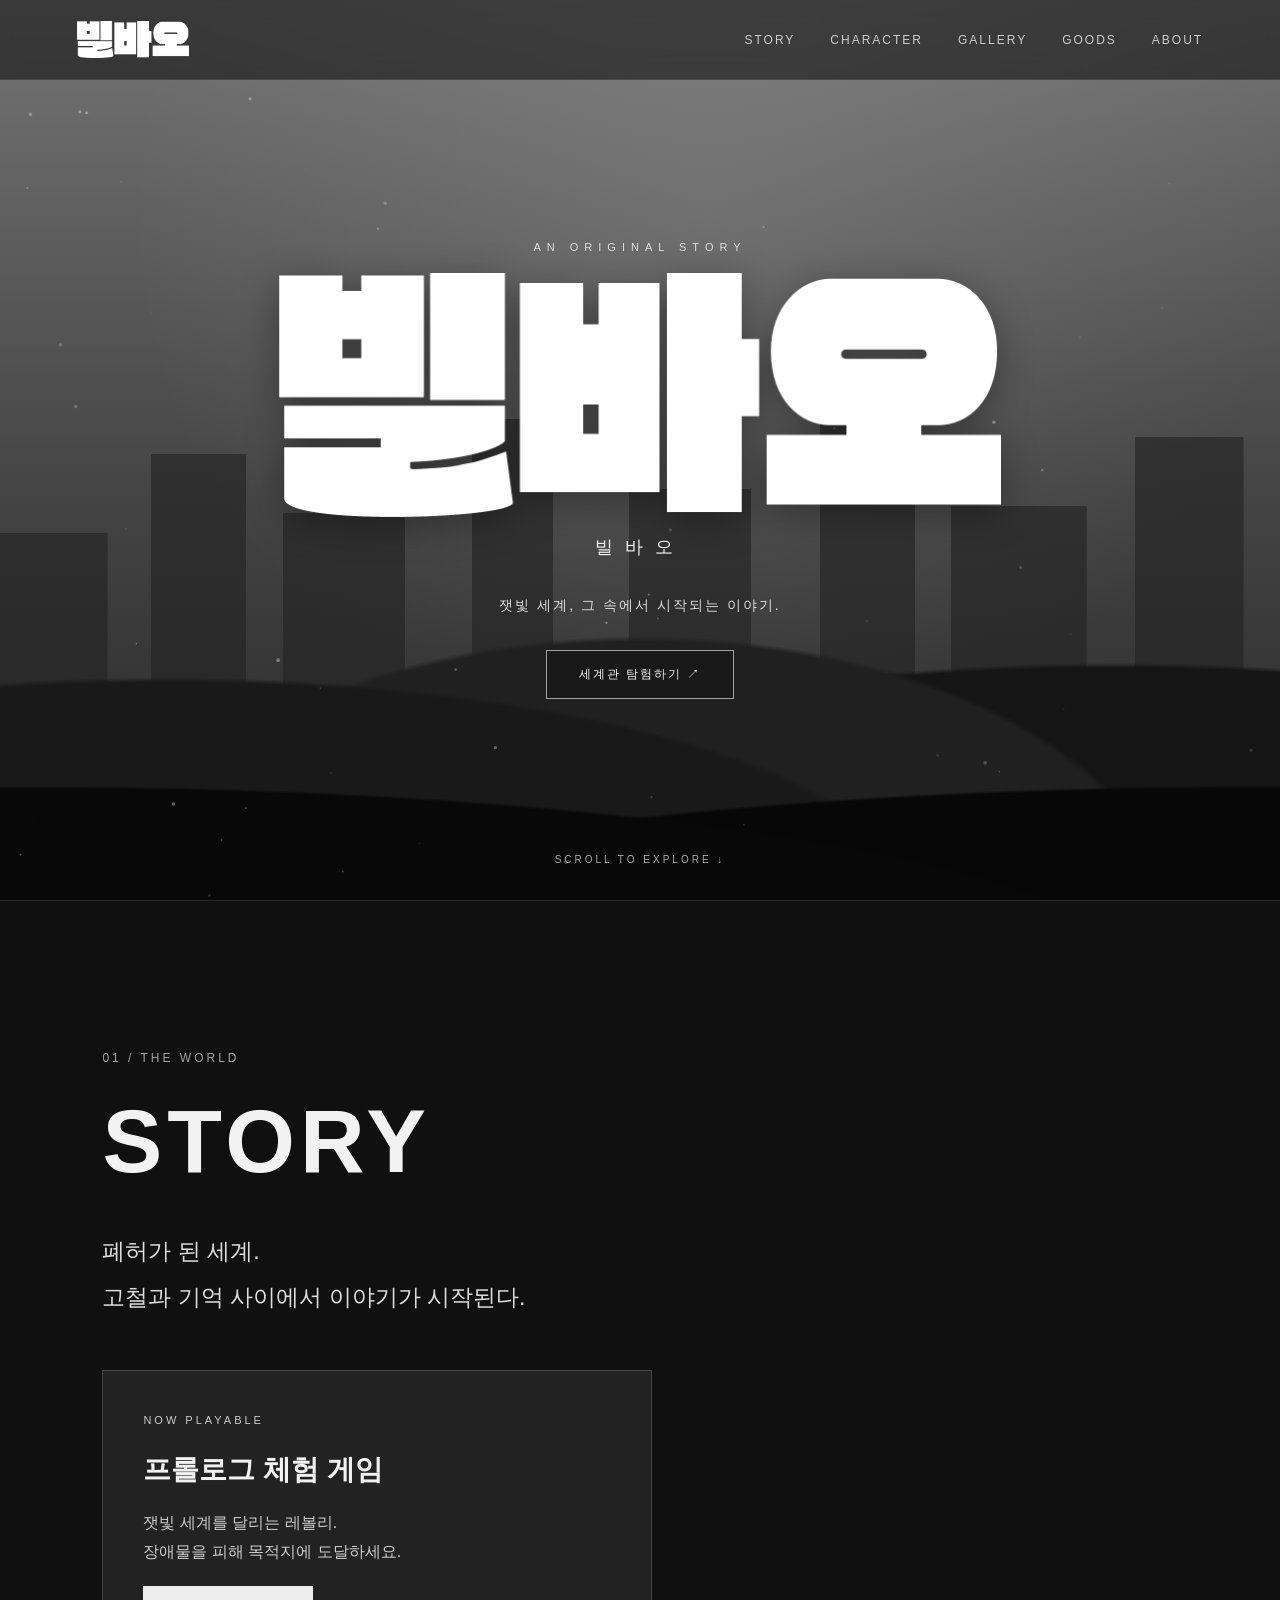
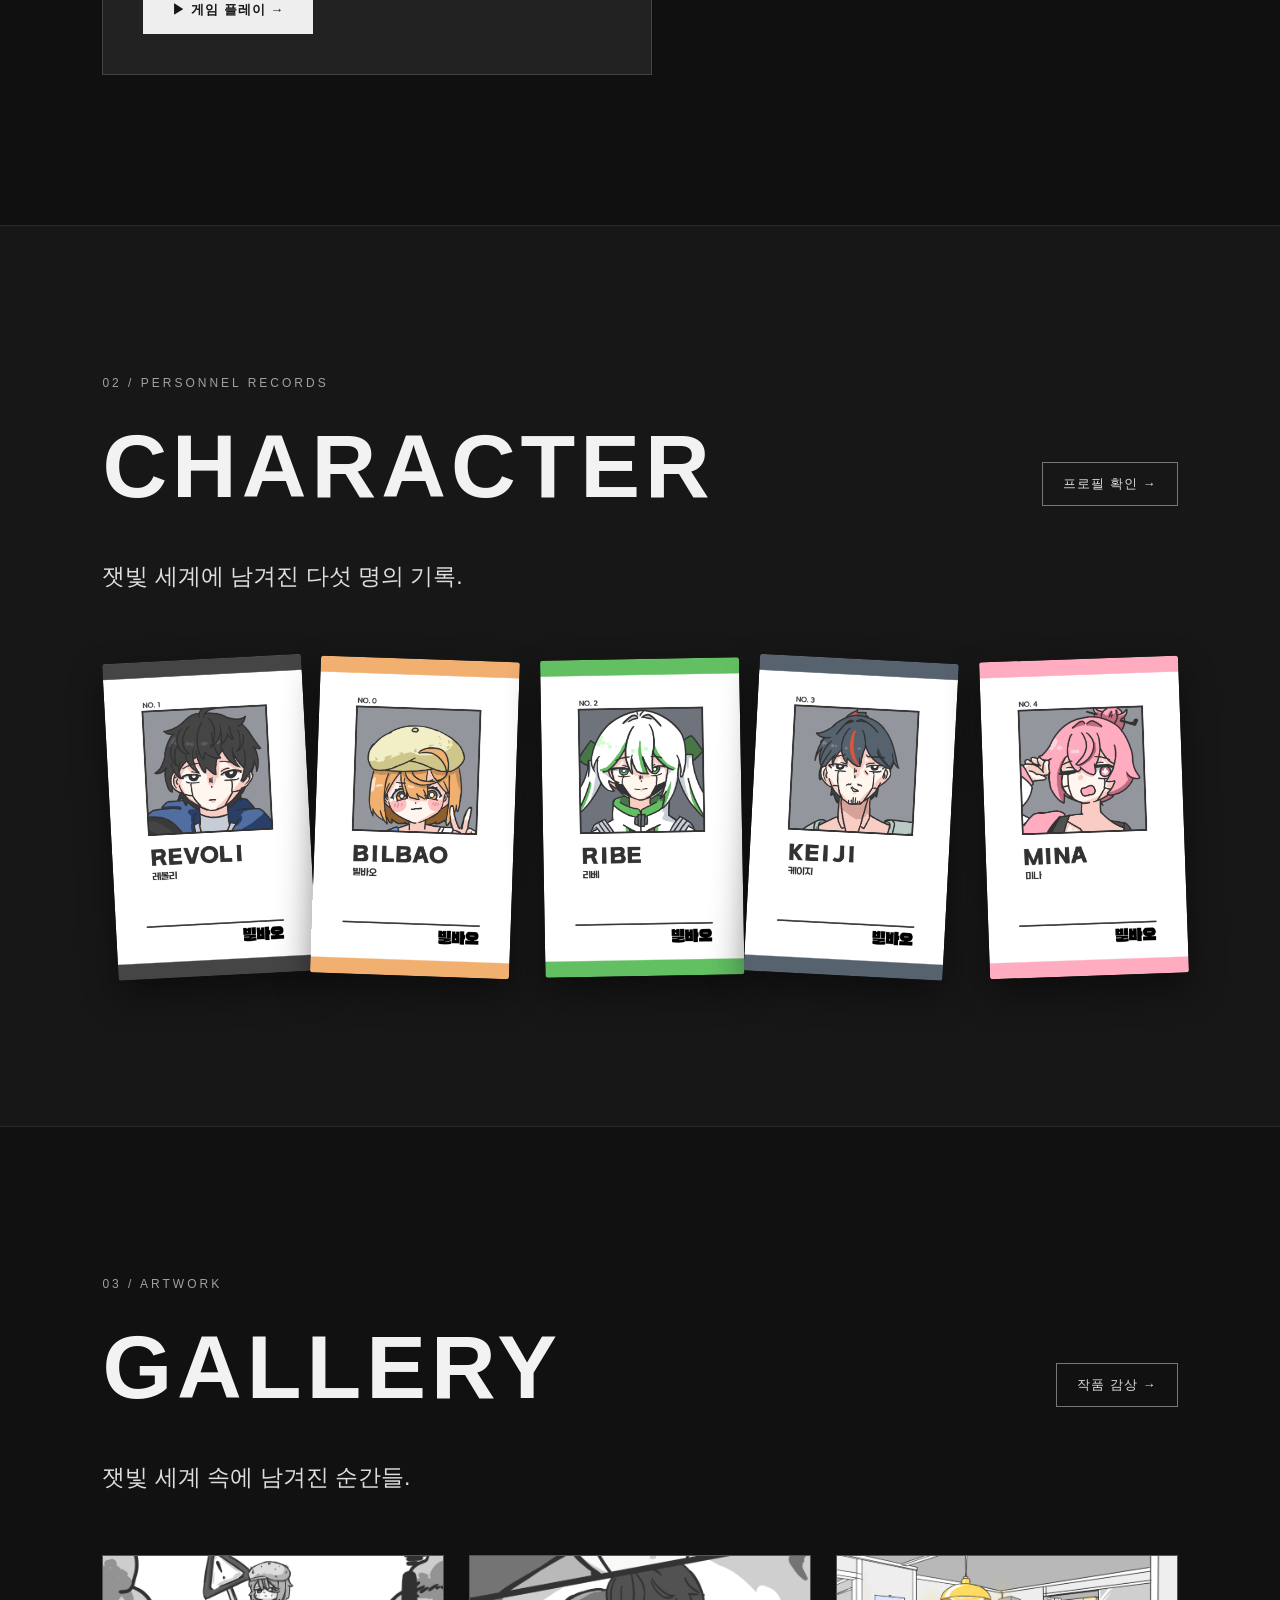
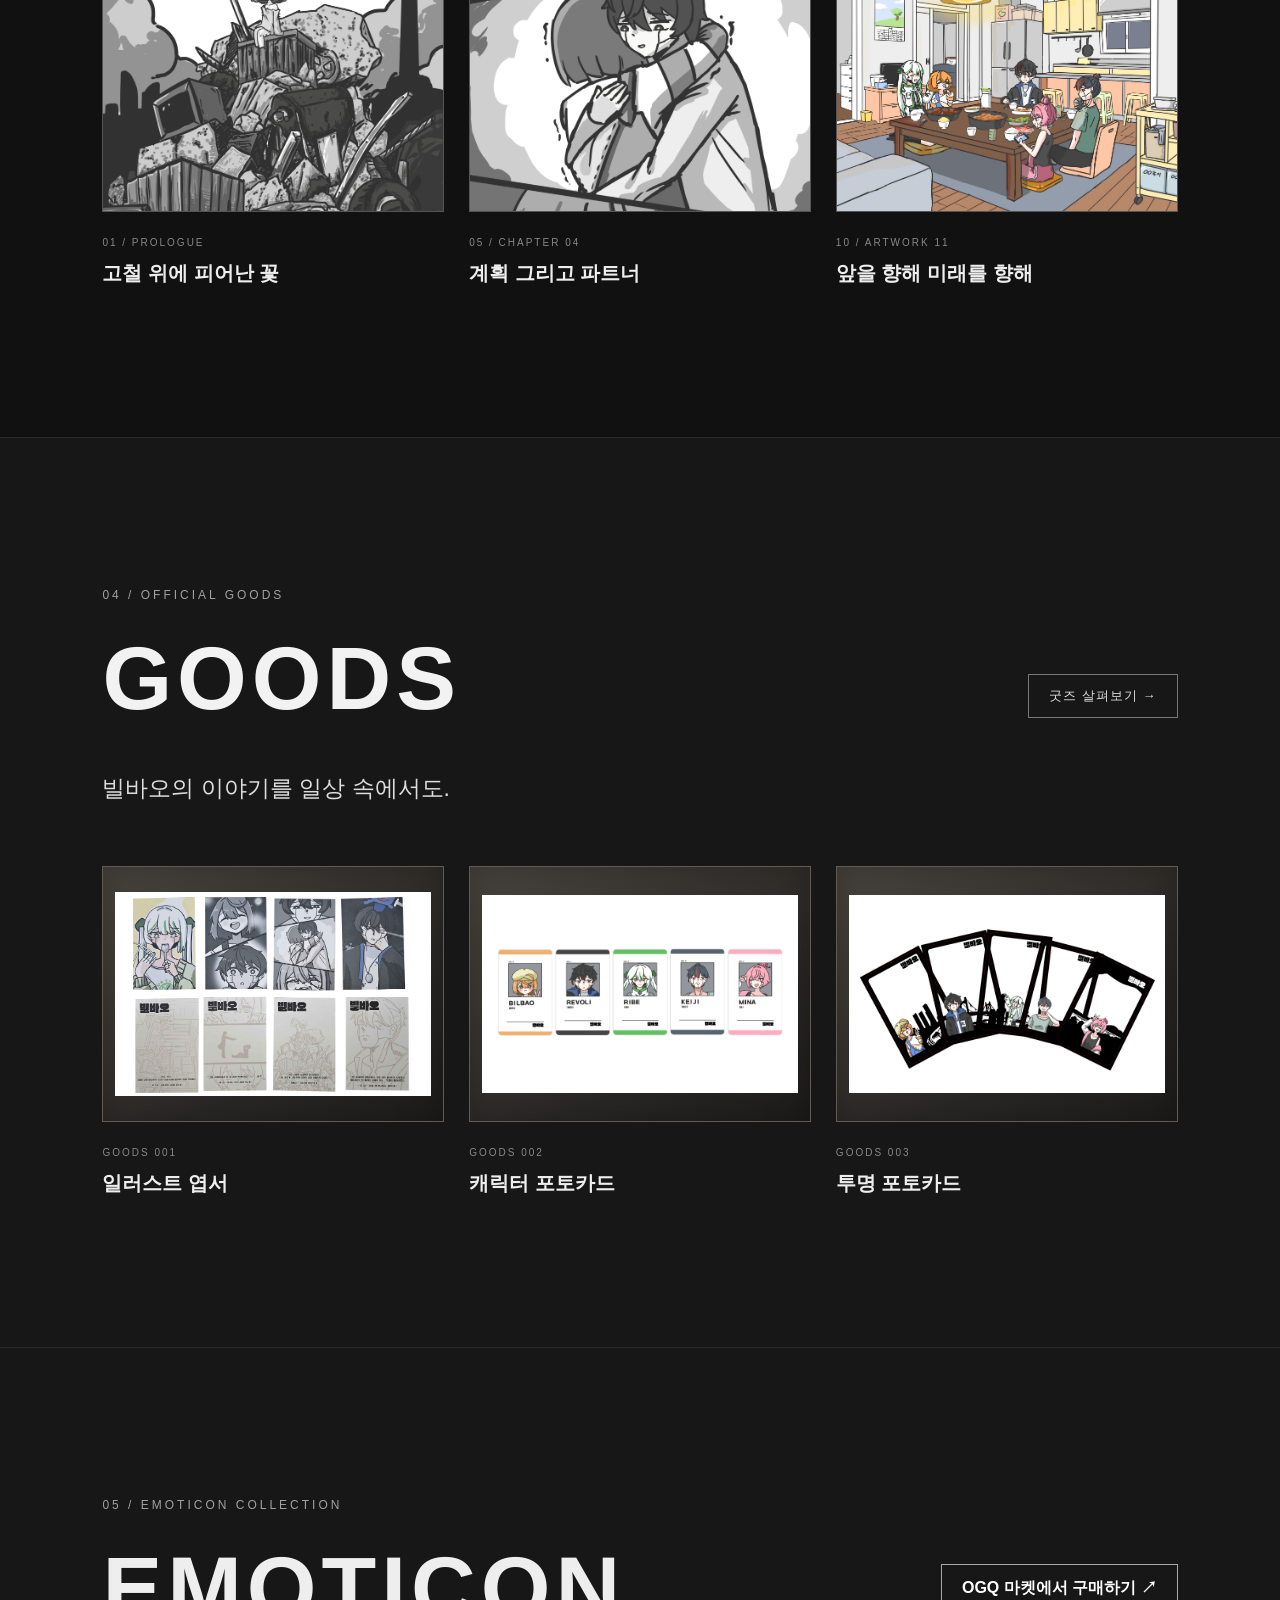
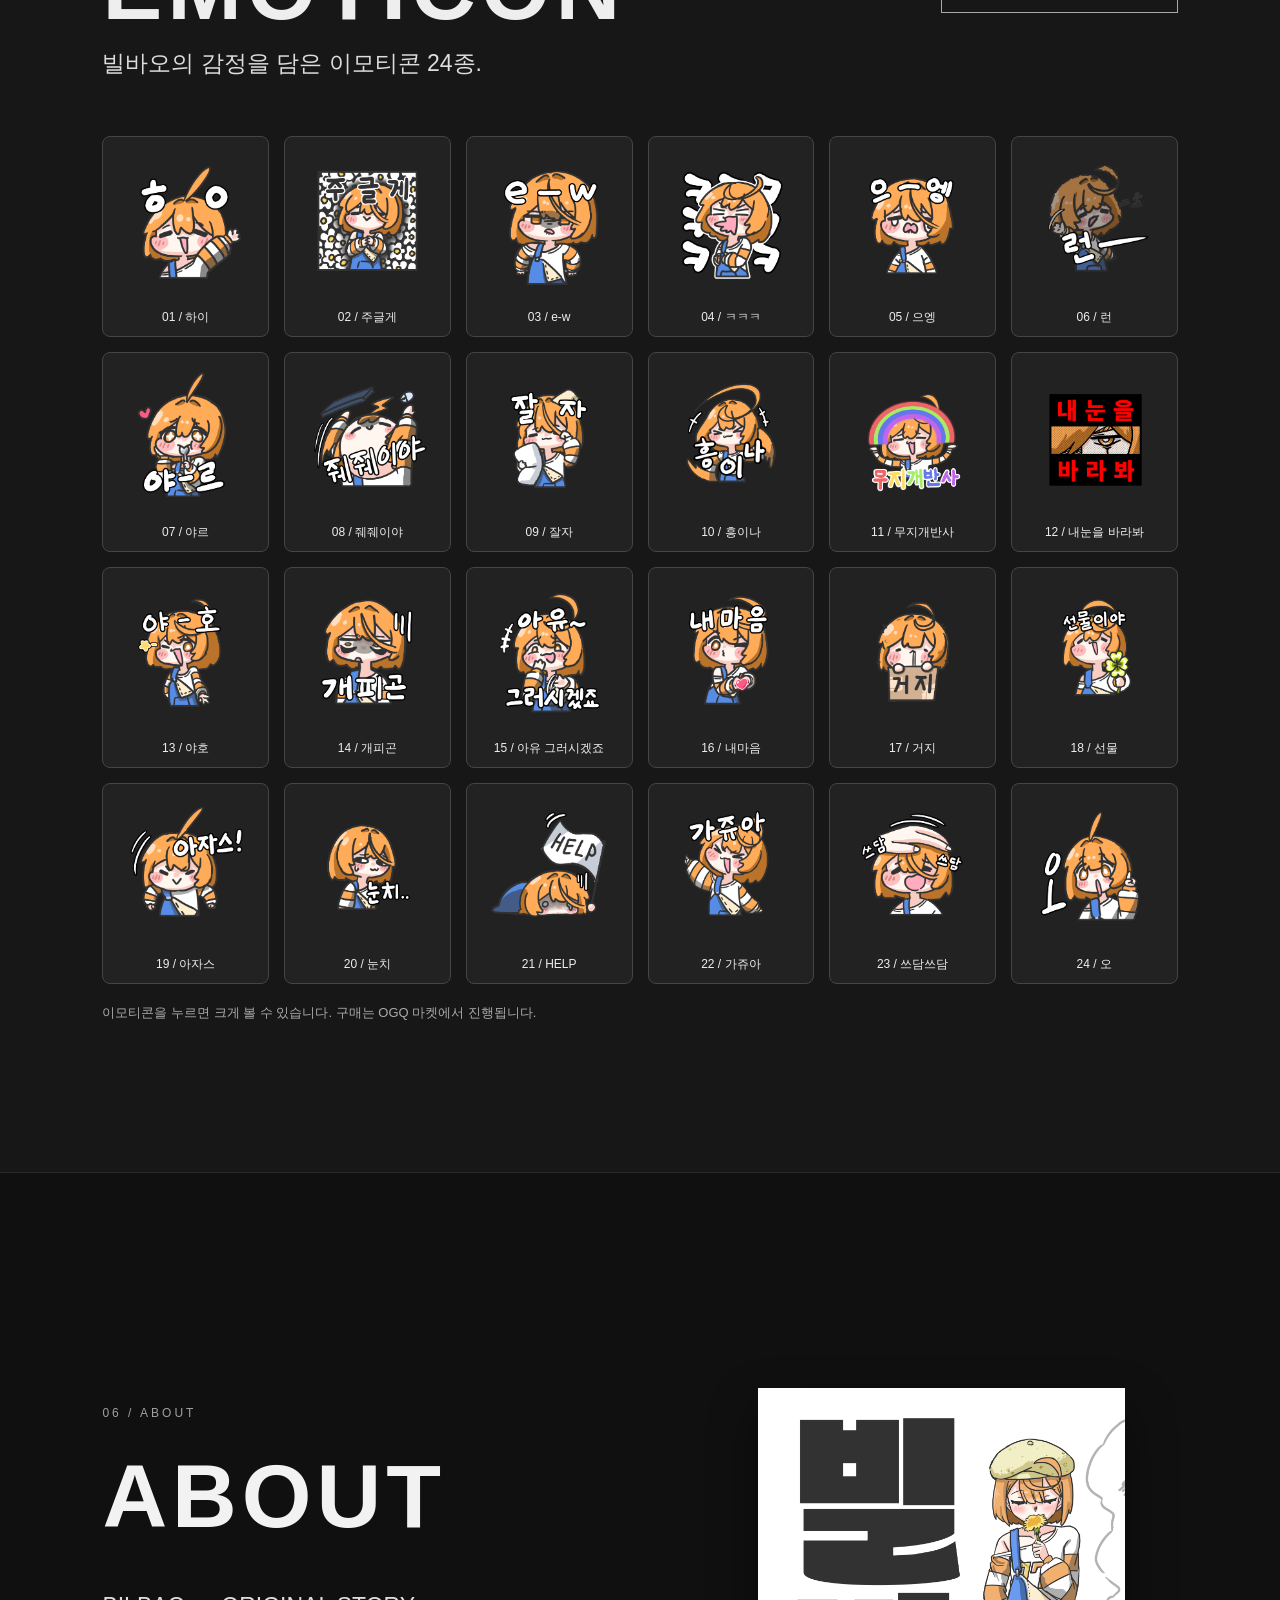
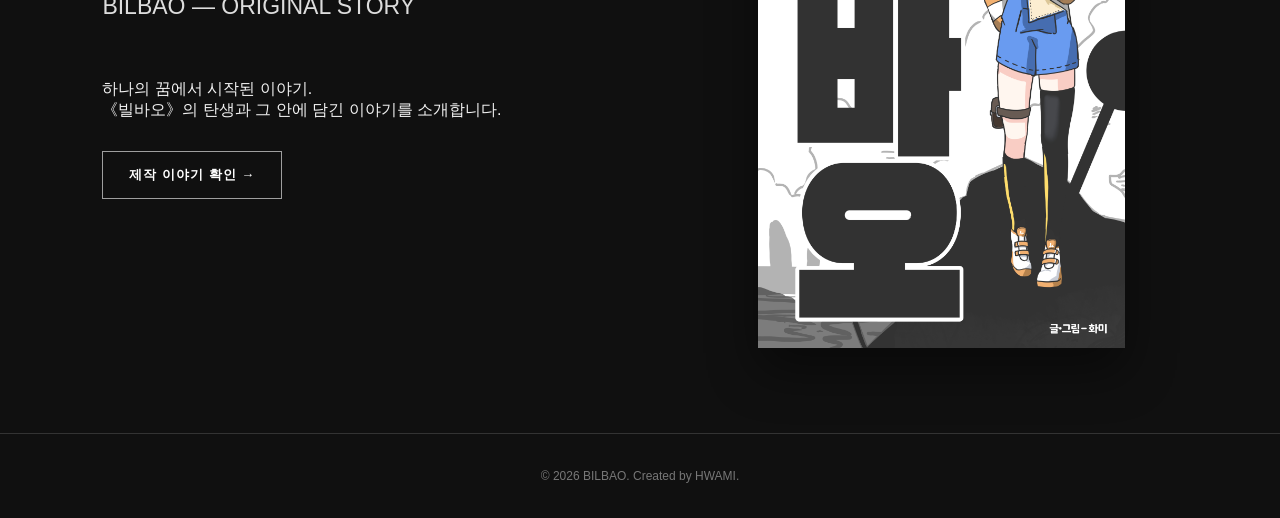
<file: index.html>
<!DOCTYPE html>
<html lang="ko">


<head>
    <!-- Google Analytics 4 -->
    <script async src="https://www.googletagmanager.com/gtag/js?id=G-EQ0Y4SC77S"></script>
    <script>
        window.dataLayer = window.dataLayer || [];
        function gtag(){dataLayer.push(arguments);}
        gtag('js', new Date());
        gtag('config', 'G-EQ0Y4SC77S');
    </script>

    <meta charset="UTF-8">
    <meta name="viewport" content="width=device-width, initial-scale=1.0">
    <meta name="theme-color" content="#111111">

    <title>BILBAO | 빌바오</title>
    <link rel="icon" type="image/png" href="./images/logo/bilbao-logo.png">

    <link rel="stylesheet" href="./style.css?v=3">
    <script src="./script.js" defer></script>
</head>




<style>
/* EMOTICON: 메인 페이지 전용 */
.emoticon-section{background:#171717;color:#eee}
.emoticon-title-row{display:flex;align-items:center;justify-content:space-between;gap:18px;flex-wrap:wrap}
.emoticon-title-row h2{margin:0}
.emoticon-buy-link{display:inline-block;padding:13px 20px;border:1px solid #aaa;color:#fff;text-decoration:none;font-weight:700;transition:.2s}
.emoticon-buy-link:hover{background:#eee;color:#171717}
.emoticon-grid{display:grid;grid-template-columns:repeat(6,minmax(0,1fr));gap:15px;margin-top:28px}
.emoticon-card{border:1px solid #454545;background:#222;color:#eee;border-radius:8px;padding:10px 6px;cursor:pointer;font:inherit;min-width:0;transition:transform .2s,border-color .2s}
.emoticon-card:hover{transform:translateY(-3px);border-color:#ccc}
.emoticon-card img{display:block;width:100%;aspect-ratio:1;object-fit:contain}
.emoticon-card span{display:block;margin-top:9px;text-align:center;font-size:12px}
.emoticon-note{color:#aaa;font-size:13px;margin-top:20px}
.emoticon-dialog{position:fixed !important;inset:0 !important;margin:auto !important;background:#222;color:#fff;border:1px solid #888;border-radius:10px;padding:30px 20px 20px;max-width:min(90vw,440px);width:90%;text-align:center;box-sizing:border-box}
.emoticon-dialog[open]{display:block !important;}
.emoticon-dialog::backdrop{background:rgba(0,0,0,.85)}
.emoticon-dialog img{width:100%;max-width:330px;aspect-ratio:1;object-fit:contain}
.emoticon-dialog-close{position:absolute;right:10px;top:4px;border:0;background:none;color:#fff;font-size:30px;cursor:pointer}
@media(max-width:900px){.emoticon-grid{grid-template-columns:repeat(4,minmax(0,1fr));gap:10px}}
@media(max-width:540px){.emoticon-grid{grid-template-columns:repeat(3,minmax(0,1fr));gap:8px}}
</style>
</head>

<body>

    <!-- ========================================
         상단 메뉴
    ======================================== -->

    <header class="header">

        <a href="#home" class="header-logo">
    <img src="./images/logo/bilbao-logo.png" alt="BILBAO 로고">
</a>

        <button
            class="menu-toggle"
            type="button"
            aria-label="메뉴 열기"
            aria-expanded="false"
        >
            ☰
        </button>

        <nav class="navigation">
            <a href="#story">STORY</a>
            <a href="#character">CHARACTER</a>
            <a href="#gallery">GALLERY</a>
            <a href="#goods">GOODS</a>
            <a href="#about">ABOUT</a>
        </nav>

    </header>


    <main>

        <!-- ========================================
             HOME — 메인 화면
        ======================================== -->

        <section id="home" class="hero">

            <div class="hero-background">

                <!-- 부산 실루엣 -->
                <div class="layer layer-sky"></div>
                <div class="layer layer-city"></div>

                <!-- 고철장 -->
                <div class="layer layer-scrapyard"></div>

                <!-- 전경 -->
                <div class="layer layer-foreground"></div>

                <!-- 먼지 효과 -->
                <canvas id="dust-canvas"></canvas>

            </div>

            <div class="hero-content">

                <p class="hero-subtitle">
                    AN ORIGINAL STORY
                </p>

                <h1 class="hero-title">
    <img src="./images/logo/bilbao-logo.png" alt="BILBAO">
</h1>

                <p class="hero-korean">
                    빌바오
                </p>

                <p class="hero-description">
                    잿빛 세계, 그 속에서 시작되는 이야기.
                </p>

                <a href="#story" class="hero-button">
                    세계관 탐험하기 ↗
                </a>

            </div>

            <a href="#story" class="scroll-indicator">
                SCROLL TO EXPLORE ↓
            </a>

        </section>


        <!-- ========================================
             STORY — 세계관
        ======================================== -->

        <section id="story" class="content-section">

            <div class="section-inner">

                <p class="section-number">
                    01 / THE WORLD
                </p>

                <h2>STORY</h2>

                <p class="section-description">
                    폐허가 된 세계.<br>
                    고철과 기억 사이에서 이야기가 시작된다.
                </p>
<div class="feature-card">

    <p class="feature-label">
        NOW PLAYABLE
    </p>

    <h3>프롤로그 체험 게임</h3>

    <p>
        잿빛 세계를 달리는 레볼리.<br>
        장애물을 피해 목적지에 도달하세요.
    </p>

    <a href="./game.html" class="game-play-link">
        ▶ 게임 플레이 →
    </a>

</div>

            </div>

        </section>


        <!-- ========================================
             CHARACTER — 캐릭터 미리보기
        ======================================== -->

        <section
            id="character"
            class="content-section character-section"
        >

            <div class="section-inner">

                <p class="section-number">
                    02 / PERSONNEL RECORDS
                </p>

                <!-- 제목과 프로필 확인 버튼 -->
                <div class="character-title-row">

                    <h2>CHARACTER</h2>

                    <a
                        href="./character.html"
                        class="character-profile-link"
                    >
                        프로필 확인 →
                    </a>

                </div>

                <p class="section-description">
                    잿빛 세계에 남겨진 다섯 명의 기록.
                </p>


                <!-- 캐릭터 명찰 미리보기 -->
              <!-- 캐릭터 명찰 미리보기 -->
<div class="character-grid">

    <!-- 레볼리 -->
    <div class="id-card" data-character="revoli">
        <img
            src="./images/characters/1.jpg"
            alt="레볼리 명찰"
            loading="lazy"
        >
    </div>

    <!-- 빌바오 -->
    <div class="id-card" data-character="bilbao">
        <img
            src="./images/characters/0.jpg"
            alt="빌바오 명찰"
            loading="lazy"
        >
    </div>

    <!-- 리베 -->
    <div class="id-card" data-character="ribe">
        <img
            src="./images/characters/2.jpg"
            alt="리베 명찰"
            loading="lazy"
        >
    </div>

    <!-- 케이지 -->
    <div class="id-card" data-character="keiji">
        <img
            src="./images/characters/3.jpg"
            alt="케이지 명찰"
            loading="lazy"
        >
    </div>

    <!-- 미나 -->
    <div class="id-card" data-character="mina">
        <img
            src="./images/characters/4.jpg"
            alt="미나 명찰"
            loading="lazy"
        >
    </div>

</div>
            </div>

        </section>


        <!-- ========================================
             GALLERY — 갤러리
        ======================================== -->

      <!-- ========================================
     GALLERY — 갤러리 미리보기
======================================== -->

<section id="gallery" class="content-section gallery-section">

    <div class="section-inner">

        <p class="section-number">
            03 / ARTWORK
        </p>

        <!-- 제목과 이동 버튼 -->
        <div class="gallery-title-row">

            <h2>GALLERY</h2>

            <a href="./gallery.html" class="gallery-view-link">
                작품 감상 →
            </a>

        </div>

        <p class="section-description">
            잿빛 세계 속에 남겨진 순간들.
        </p>

        <!-- 작품 미리보기 -->
        <!-- 작품 미리보기 -->
<div class="gallery-preview-grid">

    <!-- 작품 1 : 프롤로그 -->
    <div class="gallery-preview-item">

       <div class="gallery-preview-image">
    <img
        src="./images/gallery/01.jpg"
        alt="고철 위에 피어난 꽃"
        loading="lazy"
    >
</div>

        <div class="gallery-preview-info">
            <span>01 / PROLOGUE</span>
            <h3>고철 위에 피어난 꽃</h3>
        </div>

    </div>

    <!-- 작품 2 : 4장 -->
    <div class="gallery-preview-item">

        <div class="gallery-preview-image">
            <img
                src="./images/gallery/05.jpg"
                alt="계획 그리고 파트너"
                loading="lazy"
            >
        </div>

        <div class="gallery-preview-info">
            <span>05 / CHAPTER 04</span>
            <h3>계획 그리고 파트너</h3>
        </div>

    </div>

    <!-- 작품 3 : 11장 -->
    <div class="gallery-preview-item">

        <div class="gallery-preview-image">
            <img
                src="./images/gallery/10.jpg"
                alt="앞을 향해 미래를 향해"
                loading="lazy"
            >
        </div>

        <div class="gallery-preview-info">
            <span>10 / ARTWORK 11</span>
            <h3>앞을 향해 미래를 향해</h3>
        </div>

    </div>

</div>

         </div>

</section>


        <!-- ========================================
             GOODS — 굿즈
        ======================================== -->

        <!-- ========================================
     GOODS — 굿즈 미리보기
======================================== -->

<section id="goods" class="content-section goods-section">

    <div class="section-inner">

        <p class="section-number">
            04 / OFFICIAL GOODS
        </p>

        <div class="goods-title-row">

            <h2>GOODS</h2>

            <a href="./goods.html" class="goods-view-link">
                굿즈 살펴보기 →
            </a>

        </div>

        <p class="section-description">
            빌바오의 이야기를 일상 속에서도.
        </p>

        <div class="goods-preview-grid">

            <!-- 엽서 -->
            <div class="goods-preview-item">
                <div class="goods-preview-image">
                    <img src="./images/goods/postcard.png" alt="빌바오 일러스트 엽서 8장 세트" loading="lazy">
                </div>
                <div class="goods-preview-info">
                    <span>GOODS 001</span>
                    <h3>일러스트 엽서</h3>
                </div>
            </div>

            <!-- 일반 포토카드 -->
            <div class="goods-preview-item">
                <div class="goods-preview-image">
                    <img src="./images/goods/namecard.png" alt="빌바오 일반 포토카드 5장 세트" loading="lazy">
                </div>
                <div class="goods-preview-info">
                    <span>GOODS 002</span>
                    <h3>캐릭터 포토카드</h3>
                </div>
            </div>

            <!-- 투명 포토카드 -->
            <div class="goods-preview-item">
                <div class="goods-preview-image">
                    <img src="./images/goods/transparent-photocard.png" alt="빌바오 투명 포토카드 5장 세트" loading="lazy">
                </div>
                <div class="goods-preview-info">
                    <span>GOODS 003</span>
                    <h3>투명 포토카드</h3>
                </div>
            </div>

        </div>

    </div>

</section>


<!-- EMOTICON — OGQ 이모티콘 24종 -->
<section id="emoticon" class="content-section emoticon-section">
  <div class="section-inner">
    <p class="section-number">05 / EMOTICON COLLECTION</p>
    <div class="emoticon-title-row">
      <h2>EMOTICON</h2>
      <a class="emoticon-buy-link" href="https://naver.me/GZD1Wc4o" target="_blank" rel="noopener noreferrer">OGQ 마켓에서 구매하기 ↗</a>
    </div>
    <p class="section-description">빌바오의 감정을 담은 이모티콘 24종.</p>
    <div class="emoticon-grid">
        <button type="button" class="emoticon-card" aria-label="하이 크게 보기"><img src="./images/stickers/01.png" alt="하이 이모티콘" loading="lazy"><span>01 / 하이</span></button>
        <button type="button" class="emoticon-card" aria-label="주글게 크게 보기"><img src="./images/stickers/02.png" alt="주글게 이모티콘" loading="lazy"><span>02 / 주글게</span></button>
        <button type="button" class="emoticon-card" aria-label="e-w 크게 보기"><img src="./images/stickers/03.png" alt="e-w 이모티콘" loading="lazy"><span>03 / e-w</span></button>
        <button type="button" class="emoticon-card" aria-label="ㅋㅋㅋ 크게 보기"><img src="./images/stickers/04.png" alt="ㅋㅋㅋ 이모티콘" loading="lazy"><span>04 / ㅋㅋㅋ</span></button>
        <button type="button" class="emoticon-card" aria-label="으엥 크게 보기"><img src="./images/stickers/05.png" alt="으엥 이모티콘" loading="lazy"><span>05 / 으엥</span></button>
        <button type="button" class="emoticon-card" aria-label="런 크게 보기"><img src="./images/stickers/06.png" alt="런 이모티콘" loading="lazy"><span>06 / 런</span></button>
        <button type="button" class="emoticon-card" aria-label="야르 크게 보기"><img src="./images/stickers/07.png" alt="야르 이모티콘" loading="lazy"><span>07 / 야르</span></button>
        <button type="button" class="emoticon-card" aria-label="줴줴이야 크게 보기"><img src="./images/stickers/08.png" alt="줴줴이야 이모티콘" loading="lazy"><span>08 / 줴줴이야</span></button>
        <button type="button" class="emoticon-card" aria-label="잘자 크게 보기"><img src="./images/stickers/09.png" alt="잘자 이모티콘" loading="lazy"><span>09 / 잘자</span></button>
        <button type="button" class="emoticon-card" aria-label="흥이나 크게 보기"><img src="./images/stickers/10.png" alt="흥이나 이모티콘" loading="lazy"><span>10 / 흥이나</span></button>
        <button type="button" class="emoticon-card" aria-label="무지개반사 크게 보기"><img src="./images/stickers/11.png" alt="무지개반사 이모티콘" loading="lazy"><span>11 / 무지개반사</span></button>
        <button type="button" class="emoticon-card" aria-label="내눈을 바라봐 크게 보기"><img src="./images/stickers/12.png" alt="내눈을 바라봐 이모티콘" loading="lazy"><span>12 / 내눈을 바라봐</span></button>
        <button type="button" class="emoticon-card" aria-label="야호 크게 보기"><img src="./images/stickers/13.png" alt="야호 이모티콘" loading="lazy"><span>13 / 야호</span></button>
        <button type="button" class="emoticon-card" aria-label="개피곤 크게 보기"><img src="./images/stickers/14.png" alt="개피곤 이모티콘" loading="lazy"><span>14 / 개피곤</span></button>
        <button type="button" class="emoticon-card" aria-label="아유 그러시겠죠 크게 보기"><img src="./images/stickers/15.png" alt="아유 그러시겠죠 이모티콘" loading="lazy"><span>15 / 아유 그러시겠죠</span></button>
        <button type="button" class="emoticon-card" aria-label="내마음 크게 보기"><img src="./images/stickers/16.png" alt="내마음 이모티콘" loading="lazy"><span>16 / 내마음</span></button>
        <button type="button" class="emoticon-card" aria-label="거지 크게 보기"><img src="./images/stickers/17.png" alt="거지 이모티콘" loading="lazy"><span>17 / 거지</span></button>
        <button type="button" class="emoticon-card" aria-label="선물 크게 보기"><img src="./images/stickers/18.png" alt="선물 이모티콘" loading="lazy"><span>18 / 선물</span></button>
        <button type="button" class="emoticon-card" aria-label="아자스 크게 보기"><img src="./images/stickers/19.png" alt="아자스 이모티콘" loading="lazy"><span>19 / 아자스</span></button>
        <button type="button" class="emoticon-card" aria-label="눈치 크게 보기"><img src="./images/stickers/20.png" alt="눈치 이모티콘" loading="lazy"><span>20 / 눈치</span></button>
        <button type="button" class="emoticon-card" aria-label="HELP 크게 보기"><img src="./images/stickers/21.png" alt="HELP 이모티콘" loading="lazy"><span>21 / HELP</span></button>
        <button type="button" class="emoticon-card" aria-label="가쥬아 크게 보기"><img src="./images/stickers/22.png" alt="가쥬아 이모티콘" loading="lazy"><span>22 / 가쥬아</span></button>
        <button type="button" class="emoticon-card" aria-label="쓰담쓰담 크게 보기"><img src="./images/stickers/23.png" alt="쓰담쓰담 이모티콘" loading="lazy"><span>23 / 쓰담쓰담</span></button>
        <button type="button" class="emoticon-card" aria-label="오 크게 보기"><img src="./images/stickers/24.png" alt="오 이모티콘" loading="lazy"><span>24 / 오</span></button>
    </div>
    <p class="emoticon-note">이모티콘을 누르면 크게 볼 수 있습니다. 구매는 OGQ 마켓에서 진행됩니다.</p>
  </div>
</section>
<dialog id="emoticon-dialog" class="emoticon-dialog" aria-label="이모티콘 크게 보기">
  <button type="button" class="emoticon-dialog-close" aria-label="닫기">×</button>
  <img id="emoticon-dialog-image" alt="선택한 이모티콘">
  <p id="emoticon-dialog-label"></p>
</dialog>

        <!-- ========================================
             ABOUT — 작품 소개
        ======================================== -->

       <section id="about" class="content-section about-preview-section">
  <div class="section-inner about-preview-layout">

    <div class="about-preview-copy">
      <p class="section-number">06 / ABOUT</p>
      <h2>ABOUT</h2>
      <p class="section-description">BILBAO — ORIGINAL STORY</p>
      <p>
        하나의 꿈에서 시작된 이야기.<br>
        《빌바오》의 탄생과 그 안에 담긴 이야기를 소개합니다.
      </p>
      <a href="./about.html" class="about-more-button">
        제작 이야기 확인 →
      </a>
    </div>

    <div class="about-preview-book">
      <img src="./images/about/bilbao-book.png" alt="소설 빌바오 책 이미지" loading="lazy">
    </div>

  </div>
</section>

    </main>


    <!-- ========================================
         FOOTER
    ======================================== -->

    <footer class="footer">

        <p>
            © 2026 BILBAO. Created by HWAMI.
        </p>

    </footer>


<script>
document.addEventListener('DOMContentLoaded', () => {
  const dialog=document.getElementById('emoticon-dialog');
  const big=document.getElementById('emoticon-dialog-image');
  const label=document.getElementById('emoticon-dialog-label');
  document.querySelectorAll('.emoticon-card').forEach(card=>{
    card.addEventListener('click',()=>{
      const img=card.querySelector('img');
      big.src=img.src;
      big.alt=img.alt;
      label.textContent=card.querySelector('span').textContent;
      if(typeof dialog.showModal==='function')dialog.showModal();
      else window.open(img.src,'_blank','noopener');
    });
  });
  dialog.querySelector('.emoticon-dialog-close').addEventListener('click',()=>dialog.close());
  dialog.addEventListener('click',event=>{if(event.target===dialog)dialog.close();});
});
</script>
</body>
</html>
</file>
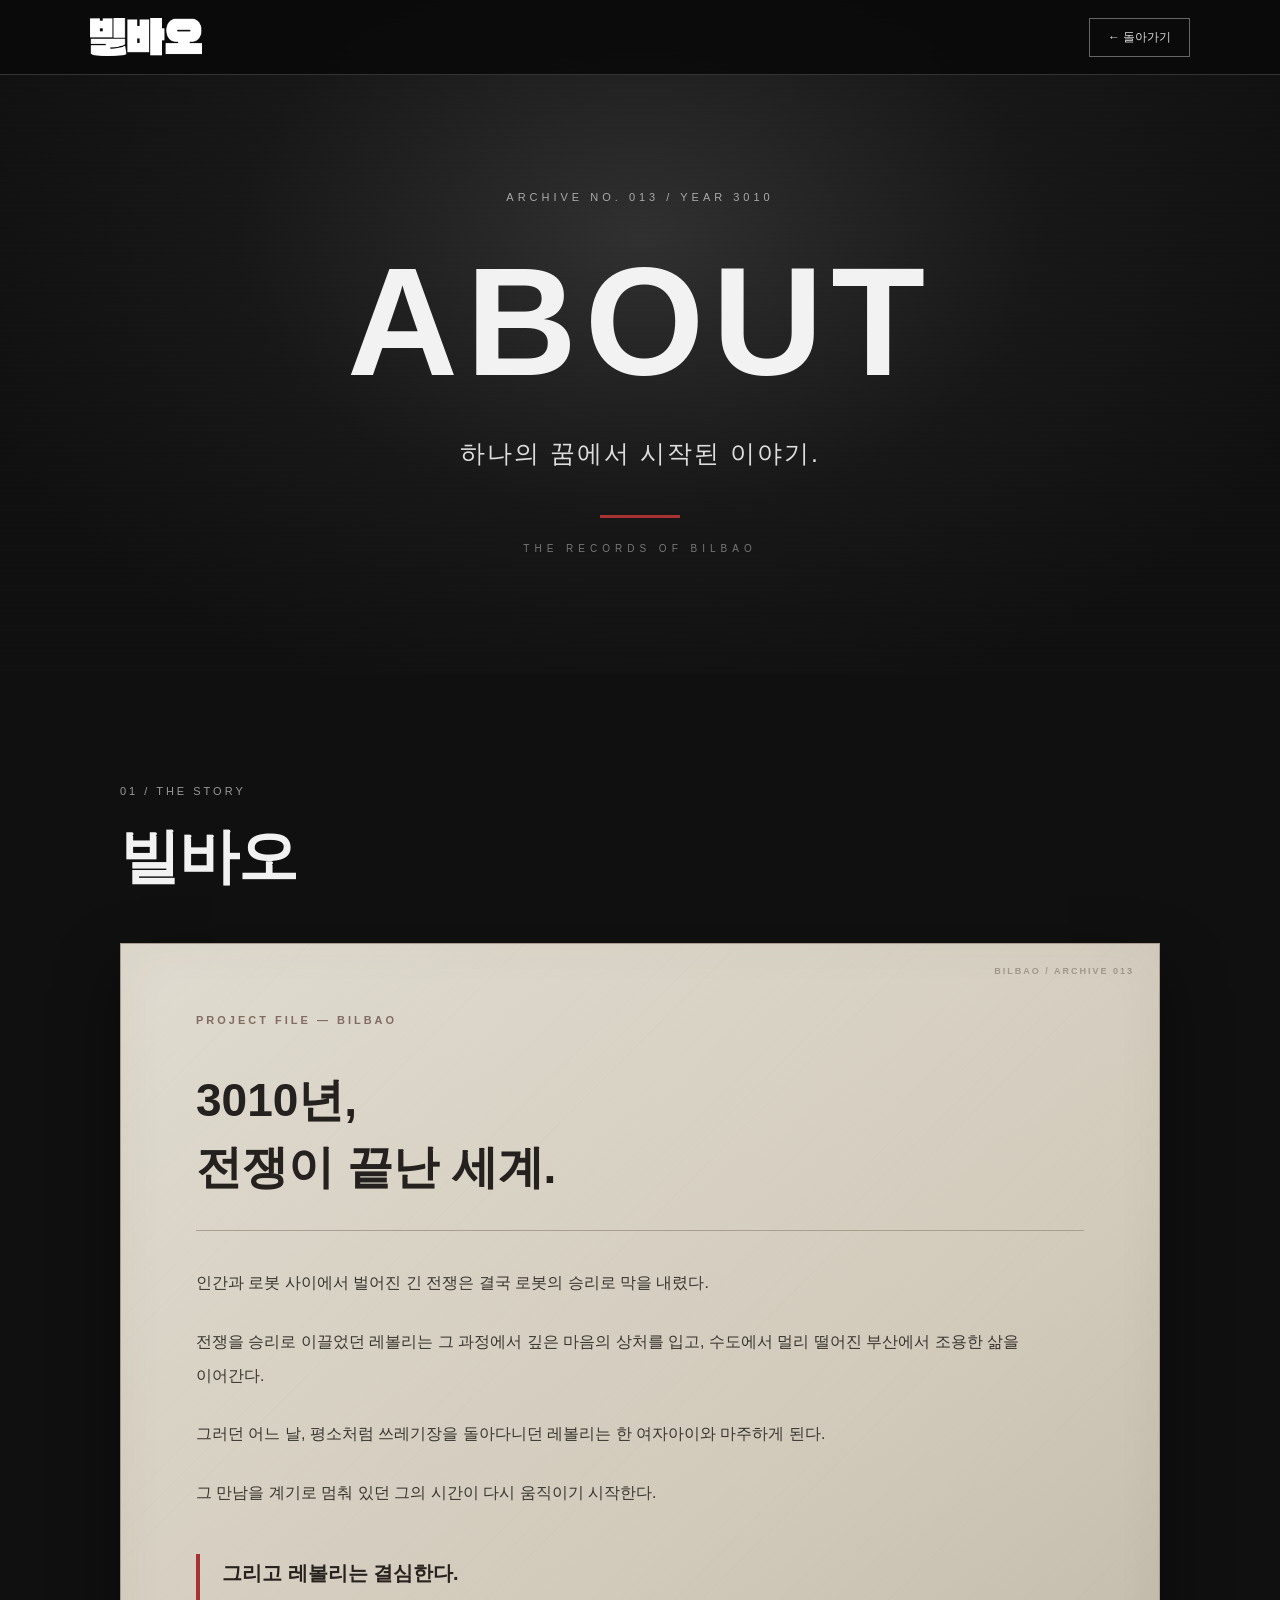
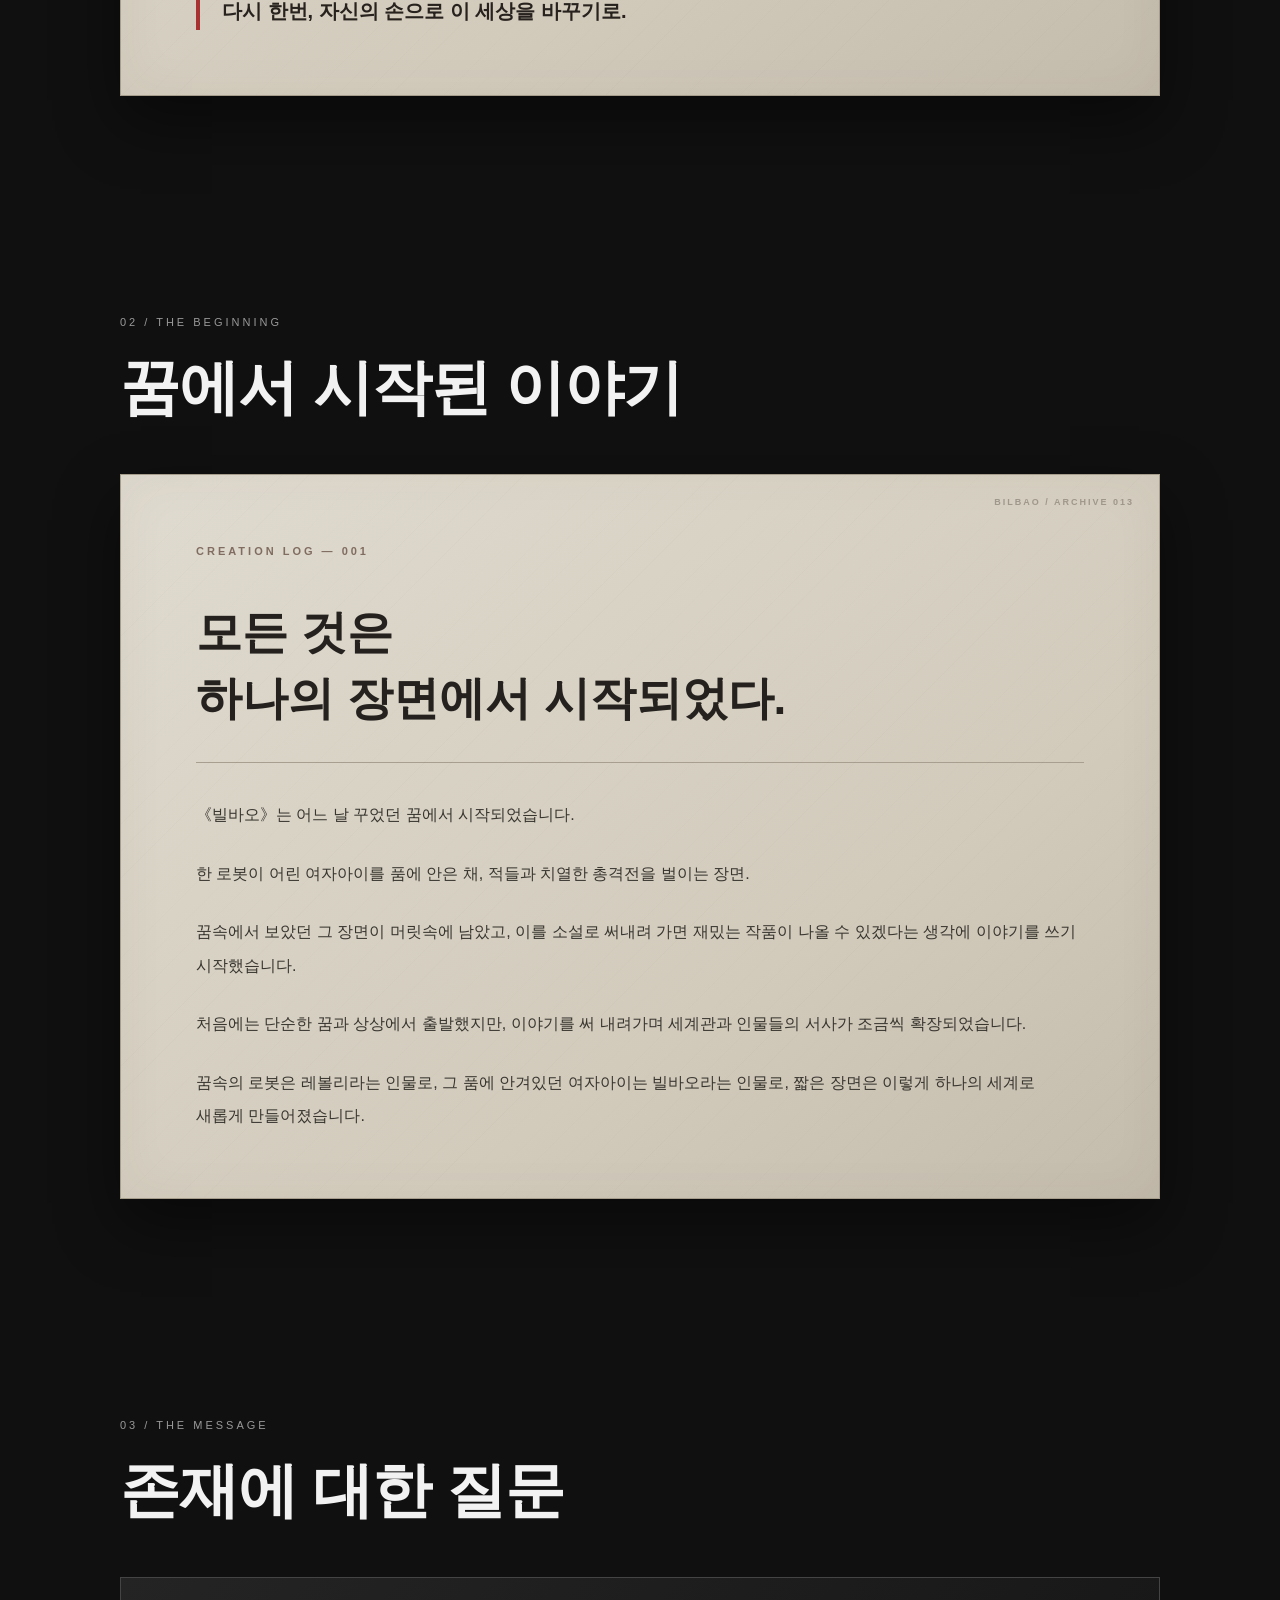
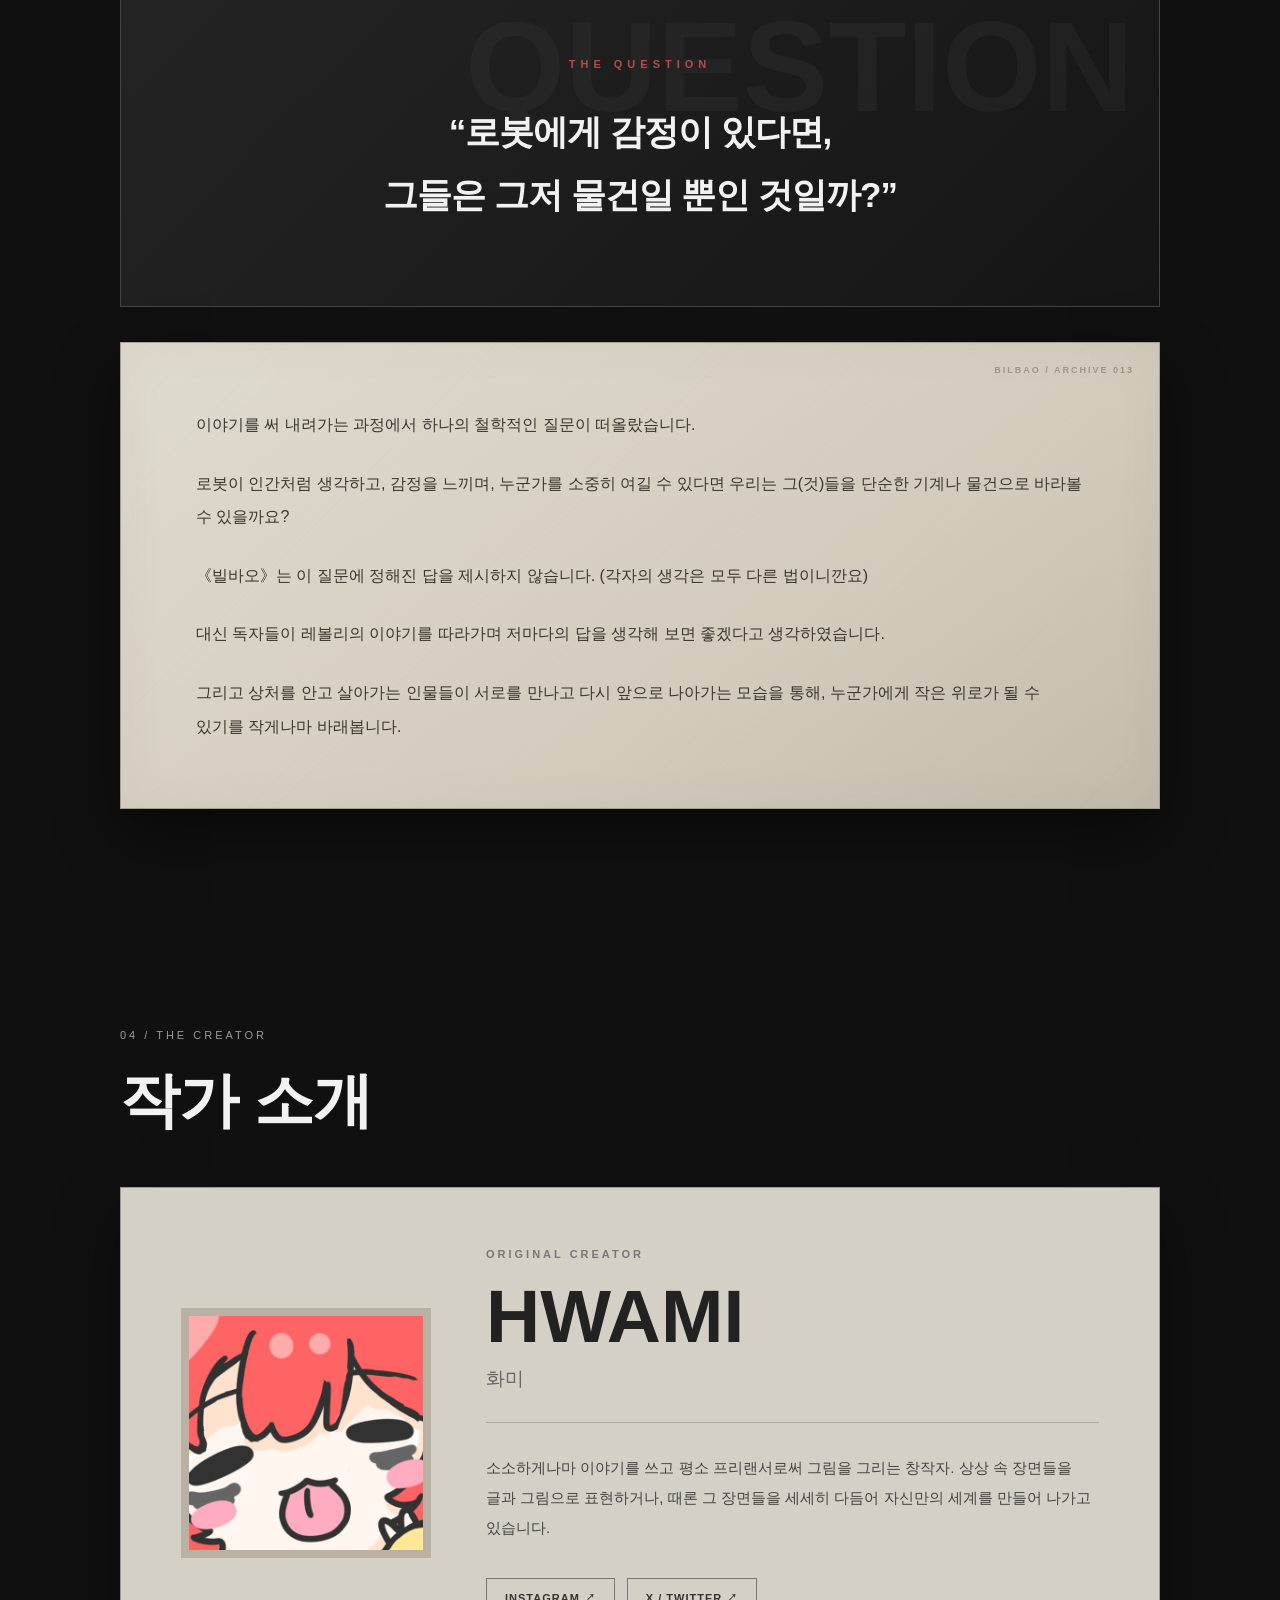
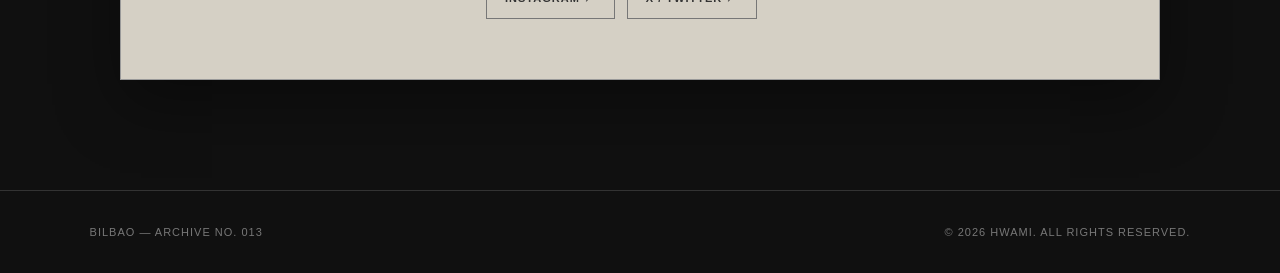
<file: about.html>
<!DOCTYPE html>
<html lang="ko">
<head>
    <meta charset="UTF-8">
    <meta name="viewport" content="width=device-width, initial-scale=1.0">
    <title>ABOUT | BILBAO</title>
    <link rel="stylesheet" href="./about.css">
    <script src="./about.js" defer></script>
    <style>
        /* 작가 프로필 이미지만 적용 — 기존 about.css는 변경하지 않음 */
        .creator-card .creator-symbol {
            overflow: hidden;
            padding: 0;
        }
        .creator-card .creator-symbol img {
            display: block;
            width: 100%;
            height: 100%;
            object-fit: cover;
            object-position: center;
        }
    </style>
</head>
<body>
    <!-- 상단 메뉴 -->
    <header class="about-header">
        <a href="./index.html" class="header-logo">
            <img src="./images/logo/bilbao-logo.png" alt="BILBAO 로고">
        </a>
        <a href="./index.html#about" class="back-button">← 돌아가기</a>
    </header>
    <main>
        <!-- 페이지 타이틀 -->
        <section class="about-hero">
            <p class="archive-label">ARCHIVE NO. 013 / YEAR 3010</p>
            <h1>ABOUT</h1>
            <p class="about-subtitle">하나의 꿈에서 시작된 이야기.</p>
            <div class="hero-line"></div>
            <p class="archive-description">THE RECORDS OF BILBAO</p>
        </section>

        <!-- 작품 소개 -->
        <section class="about-section" id="story">
            <div class="section-heading">
                <span>01 / THE STORY</span>
                <h2>빌바오</h2>
            </div>
            <div class="archive-paper">
                <p class="paper-label">PROJECT FILE — BILBAO</p>
                <h3>3010년,<br>전쟁이 끝난 세계.</h3>
                <div class="paper-divider"></div>
                <p>인간과 로봇 사이에서 벌어진 긴 전쟁은
                    결국 로봇의 승리로 막을 내렸다.</p>
                <p>전쟁을 승리로 이끌었던 레볼리는
                    그 과정에서 깊은 마음의 상처를 입고,
                    수도에서 멀리 떨어진 부산에서
                    조용한 삶을 이어간다.</p>
                <p>그러던 어느 날,
                    평소처럼 쓰레기장을 돌아다니던 레볼리는
                    한 여자아이와 마주하게 된다.</p>
                <p>그 만남을 계기로
                    멈춰 있던 그의 시간이 다시 움직이기 시작한다.</p>
                <p class="highlight-text">그리고 레볼리는 결심한다.<br>
                    다시 한번, 자신의 손으로
                    이 세상을 바꾸기로.</p>
            </div>
        </section>

        <!-- 창작의 시작 -->
        <section class="about-section" id="beginning">
            <div class="section-heading">
                <span>02 / THE BEGINNING</span>
                <h2>꿈에서 시작된 이야기</h2>
            </div>
            <div class="archive-paper">
                <p class="paper-label">CREATION LOG — 001</p>
                <h3>모든 것은<br>하나의 장면에서 시작되었다.</h3>
                <div class="paper-divider"></div>
                <p>《빌바오》는 어느 날 꾸었던 꿈에서
                    시작되었습니다.</p>
                <p>한 로봇이 어린 여자아이를 품에 안은 채,
                    적들과 치열한 총격전을 벌이는 장면.</p>
                <p>꿈속에서 보았던 그 장면이 머릿속에 남았고,
                    이를 소설로 써내려 가면
                    재밌는 작품이 나올 수 있겠다는 생각에
                    이야기를 쓰기 시작했습니다.</p>
                <p>처음에는 단순한 꿈과 상상에서 출발했지만,
                    이야기를 써 내려가며
                    세계관과 인물들의 서사가
                    조금씩 확장되었습니다.</p>
                <p>꿈속의 로봇은 레볼리라는 인물로,
                    그 품에 안겨있던 여자아이는 빌바오라는 인물로,
                    짧은 장면은 이렇게 하나의 세계로
                    새롭게 만들어졌습니다.</p>
            </div>
        </section>

        <!-- 작품의 메시지 -->
        <section class="about-section" id="message">
            <div class="section-heading">
                <span>03 / THE MESSAGE</span>
                <h2>존재에 대한 질문</h2>
            </div>
            <div class="message-box">
                <p class="message-label">THE QUESTION</p>
                <blockquote>“로봇에게 감정이 있다면,<br>
                    그들은 그저 물건일 뿐인 것일까?”</blockquote>
            </div>
            <div class="archive-paper">
                <p>이야기를 써 내려가는 과정에서
                    하나의 철학적인 질문이 떠올랐습니다.</p>
                <p>로봇이 인간처럼 생각하고,
                    감정을 느끼며,
                    누군가를 소중히 여길 수 있다면
                    우리는 그(것)들을 단순한 기계나
                    물건으로 바라볼 수 있을까요?</p>
                <p>《빌바오》는 이 질문에
                    정해진 답을 제시하지 않습니다.
                    (각자의 생각은 모두 다른 법이니깐요)</p>
                <p>대신 독자들이 레볼리의 이야기를 따라가며
                    저마다의 답을 생각해 보면 좋겠다고 생각하였습니다.</p>
                <p>그리고 상처를 안고 살아가는 인물들이
                    서로를 만나고 다시 앞으로 나아가는 모습을 통해,
                    누군가에게 작은 위로가 될 수 있기를 작게나마 바래봅니다.</p>
            </div>
        </section>

        <!-- 작가 소개 -->
        <section class="about-section creator-section" id="creator">
            <div class="section-heading">
                <span>04 / THE CREATOR</span>
                <h2>작가 소개</h2>
            </div>
            <div class="creator-card">
                <div class="creator-symbol">
                    <img src="./images/about/hwami-profile.png" alt="작가 화미 프로필 이미지" loading="lazy">
                </div>
                <div class="creator-info">
                    <p class="creator-label">ORIGINAL CREATOR</p>
                    <h3>HWAMI</h3>
                    <p class="creator-name">화미</p>
                    <div class="creator-divider"></div>
                    <p class="creator-description">
                        소소하게나마 이야기를 쓰고
                        평소 프리랜서로써 그림을 그리는 창작자.
                        상상 속 장면들을 글과 그림으로 표현하거나,
                        때론 그 장면들을 세세히 다듬어
                        자신만의 세계를 만들어 나가고 있습니다.
                    </p>
                    <div class="creator-links">
                        <a href="https://www.instagram.com/hwami._.925/" target="_blank" rel="noopener noreferrer">INSTAGRAM ↗</a>
                        <a href="https://x.com/HwAmI_925" target="_blank" rel="noopener noreferrer">X / TWITTER ↗</a>
                    </div>
                </div>
            </div>
        </section>
    </main>
    <!-- 하단 -->
    <footer class="about-footer">
        <p>BILBAO — ARCHIVE NO. 013</p>
        <p>© 2026 HWAMI. ALL RIGHTS RESERVED.</p>
    </footer>
</body>
</html>
</file>
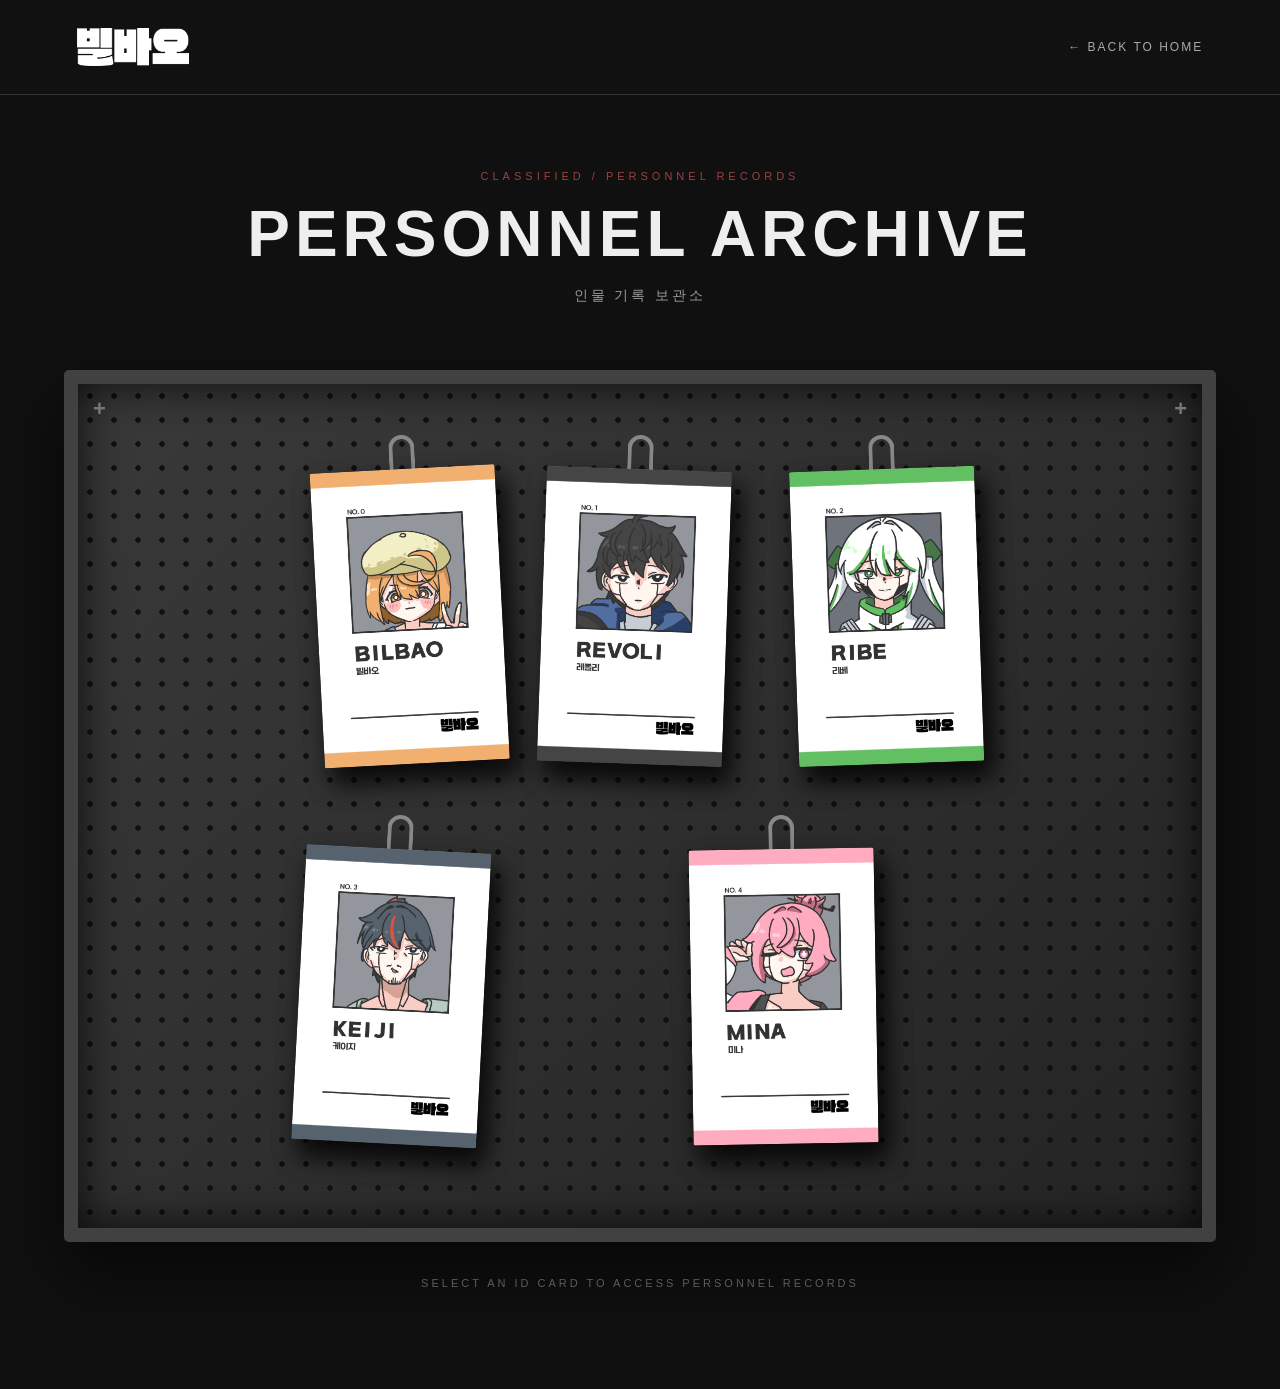
<file: character.html>
<!DOCTYPE html>
<html lang="ko">

<head>
    <meta charset="UTF-8">
    <meta name="viewport" content="width=device-width, initial-scale=1.0">

    <title>PERSONNEL ARCHIVE | BILBAO</title>

    <!-- 브라우저 탭 아이콘 -->
    <link rel="icon" type="image/png" href="./images/logo/bilbao-logo.png">

    <!-- 스타일 -->
    <link rel="stylesheet" href="./style.css">
    <link rel="stylesheet" href="./character.css?v=2">

    <!-- 스크립트 -->
    <script src="./character.js" defer></script>
</head>

<body class="archive-page">

    <!-- 상단 메뉴 -->
    <header class="archive-header">
    <a href="./index.html" class="archive-logo">
        <img src="./images/logo/bilbao-logo.png" alt="BILBAO 로고">
    </a>

    <a href="./index.html#character" class="archive-back">
        ← BACK TO HOME
    </a>
</header>

    <main class="archive-main">

        <!-- 페이지 제목 -->
        <div class="archive-heading">
            <p>CLASSIFIED / PERSONNEL RECORDS</p>
            <h1>PERSONNEL ARCHIVE</h1>
            <span>인물 기록 보관소</span>
        </div>

        <!-- 타공판 -->
       <!-- 타공판 -->
<section class="pegboard" aria-label="캐릭터 명찰 보관소">

    <!-- 빌바오 -->
    <button class="hanging-card" type="button" data-character="bilbao" aria-label="빌바오 프로필 확인">
        <span class="card-hook"></span>
        <img src="./images/characters/0.jpg" alt="빌바오 명찰">
    </button>
    
    <!-- 레볼리 -->
    <button class="hanging-card" type="button" data-character="revoli" aria-label="레볼리 프로필 확인">
        <span class="card-hook"></span>
        <img src="./images/characters/1.jpg" alt="레볼리 명찰">
    </button>

    <!-- 리베 -->
    <button class="hanging-card" type="button" data-character="ribe" aria-label="리베 프로필 확인">
        <span class="card-hook"></span>
        <img src="./images/characters/2.jpg" alt="리베 명찰">
    </button>

    <!-- 케이지 -->
    <button class="hanging-card" type="button" data-character="keiji" aria-label="케이지 프로필 확인">
        <span class="card-hook"></span>
        <img src="./images/characters/3.jpg" alt="케이지 명찰">
    </button>

    <!-- 미나 -->
    <button class="hanging-card" type="button" data-character="mina" aria-label="미나 프로필 확인">
        <span class="card-hook"></span>
        <img src="./images/characters/4.jpg" alt="미나 명찰">
    </button>

</section>

        <p class="archive-instruction">
            SELECT AN ID CARD TO ACCESS PERSONNEL RECORDS
        </p>

    </main>

    <!-- 캐릭터 기록부 팝업 -->
    <div class="archive-overlay" id="archive-overlay" hidden>

        <section class="archive-document"
                 role="dialog"
                 aria-modal="true"
                 aria-labelledby="archive-record-name">

            <button class="archive-close"
                    type="button"
                    aria-label="기록부 닫기">
                ✕
            </button>

<div class="archive-document-photo">
    <img id="archive-record-image"
         alt="캐릭터 전신 이미지">
</div>

            <div class="archive-document-info">

                <p>PERSONNEL RECORD / BILBAO</p>

                <h2 id="archive-record-name">REVOLI</h2>
                <h3 id="archive-record-korean">레볼리</h3>

                <div class="archive-document-line"></div>

                <p id="archive-record-description">
                    캐릭터 정보가 표시됩니다.
                </p>
<!-- 캐릭터 상세 정보 -->
<div class="archive-profile">

    <div class="archive-profile-row">
        <span>성별</span>
        <strong id="archive-gender">-</strong>
    </div>

    <div class="archive-profile-row">
        <span>종족</span>
        <strong id="archive-species">-</strong>
    </div>

    <div class="archive-profile-row">
        <span>능력</span>
        <strong id="archive-ability">-</strong>
    </div>

    <div class="archive-profile-row">
        <span>나이</span>
        <strong id="archive-age">-</strong>
    </div>

    <div class="archive-profile-row">
        <span>키</span>
        <strong id="archive-height">-</strong>
    </div>

    <div class="archive-profile-row">
        <span>취미</span>
        <strong id="archive-hobby">-</strong>
    </div>

    <div class="archive-profile-section">
        <h4>PERSONALITY / 성격</h4>
        <p id="archive-personality">-</p>
    </div>

    <div class="archive-profile-section archive-quote">
        <h4>QUOTE / 대표 대사</h4>
        <p id="archive-quote">-</p>
    </div>

</div>
            </div>

        </section>

    </div>

</body>
</html>
</file>
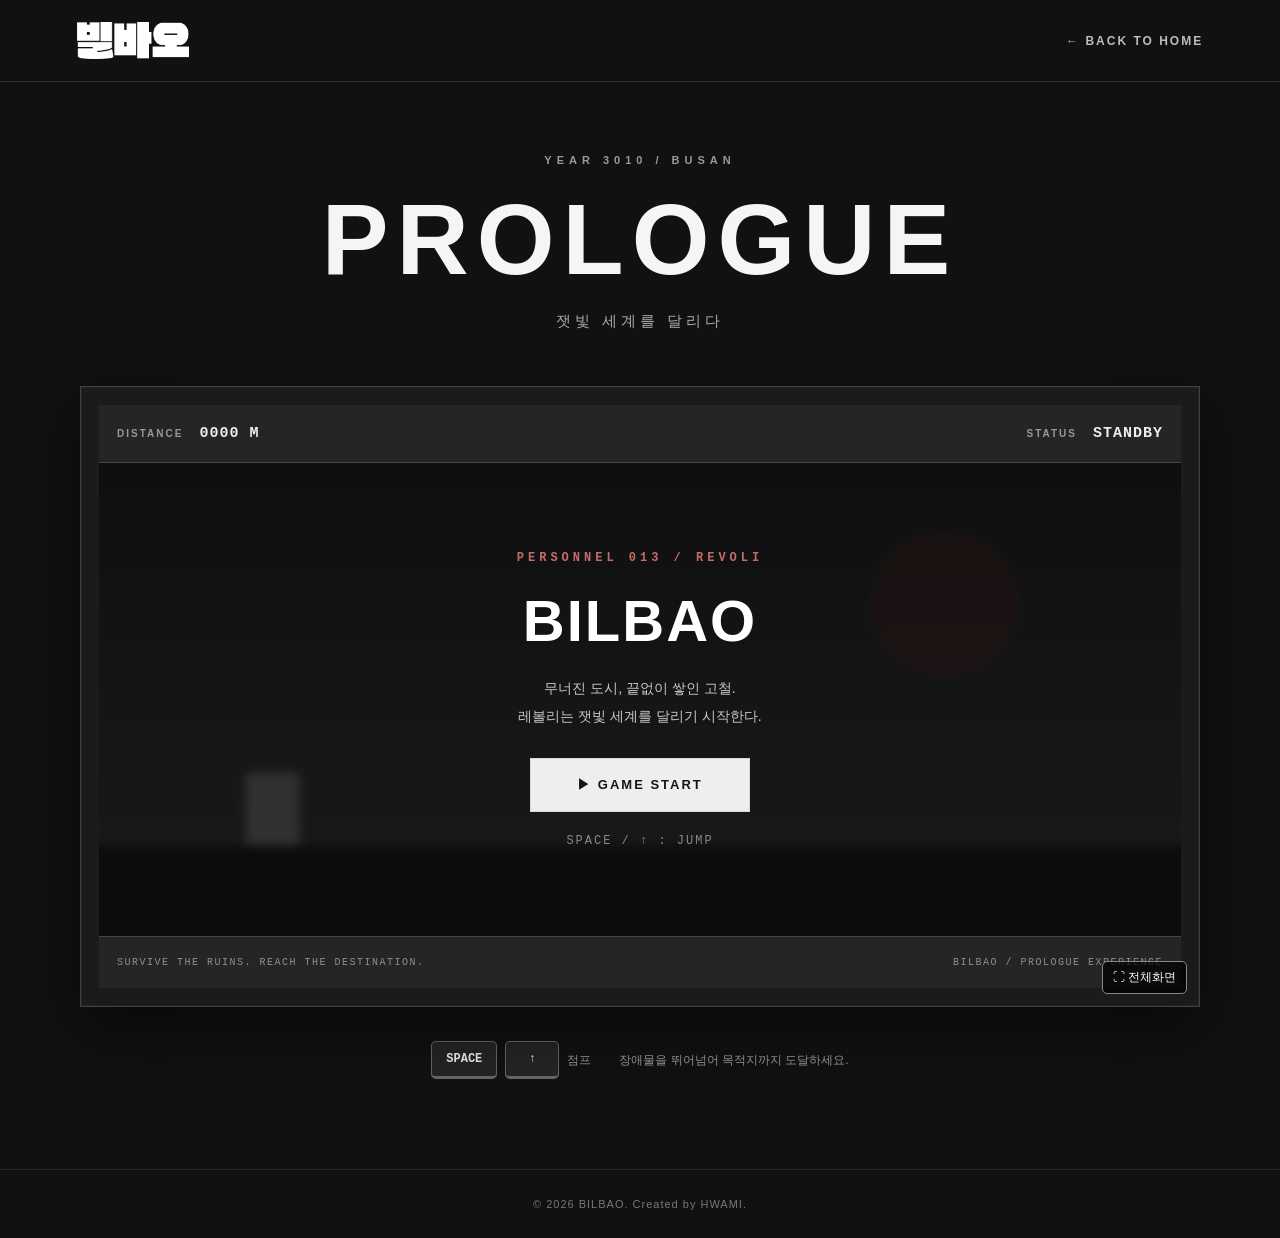
<file: game.html>
<!DOCTYPE html>
<html lang="ko">

<head>
    <meta charset="UTF-8">
    <meta name="viewport" content="width=device-width, initial-scale=1.0">
    <meta name="theme-color" content="#111111">

    <title>BILBAO : PROLOGUE | 빌바오</title>

    <!-- 브라우저 탭 아이콘 -->
    <link rel="icon" type="image/png" href="./images/logo/bilbao-logo.png">

    <!-- 게임 전용 스타일 -->
    <link rel="stylesheet" href="./game.css">

    <!-- 게임 스크립트 -->
    <script src="./game.js" defer></script>
</head>

<body class="game-page">

    <!-- 상단 메뉴 -->
    <header class="game-header">

        <a href="./index.html" class="game-logo">
            <img
                src="./images/logo/bilbao-logo.png"
                alt="BILBAO 로고"
            >
        </a>

        <a href="./index.html#story" class="game-back">
            ← BACK TO HOME
        </a>

    </header>

    <main class="game-main">

        <!-- 게임 제목 -->
        <div class="game-heading">

            <p>YEAR 3010 / BUSAN</p>

            <h1>PROLOGUE</h1>

            <span>잿빛 세계를 달리다</span>

        </div>

        <!-- 게임 영역 -->
        <section class="game-container" aria-label="빌바오 프롤로그 게임">

            <!-- 게임 상단 정보 -->
            <div class="game-hud">

                <div class="game-hud-item">
                    <span>DISTANCE</span>
                    <strong id="game-distance">0000 M</strong>
                </div>

                <div class="game-hud-item">
                    <span>STATUS</span>
                    <strong id="game-status">STANDBY</strong>
                </div>

            </div>

            <!-- 실제 게임 화면 -->
            <div class="game-screen">

                <canvas
                    id="game-canvas"
                    width="960"
                    height="420"
                    aria-label="레볼리가 장애물을 피하며 달리는 게임"
                ></canvas>

                <!-- ========================================
                     STORY / VISUAL NOVEL
                ======================================== -->

                <!-- 이벤트 일러스트 카메라 연출 -->
<div id="game-cg" class="game-cg" hidden>
    <!-- 개발자 테스트용 구간 이동 메뉴 -->
<div id="game-debug-menu" class="game-debug-menu" hidden>
    <div class="game-debug-title">DEBUG / 구간 이동</div>

    <button type="button" data-skip="intro">
        프롤로그
    </button>

    <button type="button" data-skip="runner1">
        1차 러너
    </button>

    <button type="button" data-skip="encounter">
        빌바오 발견
    </button>

    <button type="button" data-skip="runner2">
        2차 러너
    </button>

    <button type="button" data-skip="ending">
        엔딩 스토리
    </button>

    <button type="button" data-skip="final">
        최종 타이틀
    </button>
</div>
    <img
        id="game-cg-image"
        src="./images/game/cg/bilbao_first.png"
        alt="고철산 위에 앉아 있는 빌바오"
    >
</div>
                
                <div
                    class="game-story"
                    id="game-story"
                    hidden
                    aria-label="빌바오 스토리"
                >

                    <!-- 캐릭터 일러스트 영역 -->
                    <div class="game-story-characters">

                        <!-- 왼쪽 캐릭터 -->
                        <div
                            class="game-story-character game-story-character-left"
                            id="story-character-left"
                        >
                            <img
                                id="story-character-left-image"
                                src=""
                                alt=""
                                hidden
                            >
                        </div>

                        <!-- 오른쪽 캐릭터 -->
                        <div
                            class="game-story-character game-story-character-right"
                            id="story-character-right"
                        >
                            <img
                                id="story-character-right-image"
                                src=""
                                alt=""
                                hidden
                            >
                        </div>

                    </div>

                    <!-- 스토리 대사창 -->
                    <div
                        class="game-story-dialogue"
                        id="story-dialogue"
                        role="button"
                        tabindex="0"
                        aria-label="다음 대사 보기"
                    >

                        <!-- 화자 이름 -->
                        <div class="game-story-speaker">

                            <span id="story-speaker-name">
                                레볼리
                            </span>

                        </div>

                        <!-- 대사 내용 -->
                        <p
                            class="game-story-text"
                            id="story-dialogue-text"
                            aria-live="polite"
                        ></p>

                        <!-- 다음 대사 안내 -->
                        <span
                            class="game-story-next"
                            id="story-next-indicator"
                        >
                            ▼
                        </span>

                    </div>

                    <!-- 스토리 조작 안내 -->
                    <div class="game-story-controls">
                        CLICK / SPACE / ENTER : NEXT
                    </div>

                </div>

                <!-- ========================================
                     GAME START
                ======================================== -->

                <div class="game-overlay" id="game-start-screen">

                    <div class="game-overlay-content">

                        <p class="game-overlay-label">
                            PERSONNEL 013 / REVOLI
                        </p>

                        <h2>도망쳐.</h2>

                        <p class="game-overlay-description">
                            무너진 도시, 끝없이 쌓인 고철.<br>
                            레볼리는 잿빛 세계를 달리기 시작한다.
                        </p>

                        <button
                            type="button"
                            class="game-button"
                            id="game-start-button"
                        >
                            ▶ GAME START
                        </button>

                        <span class="game-controls">
                            SPACE / ↑ : JUMP
                        </span>

                    </div>

                </div>

                <!-- ========================================
                     GAME OVER
                ======================================== -->

                <div
                    class="game-overlay"
                    id="game-over-screen"
                    hidden
                >

                    <div class="game-overlay-content">

                        <p class="game-overlay-label">
                            SIGNAL LOST
                        </p>

                        <h2>GAME OVER</h2>

                        <p class="game-overlay-description">
                            레볼리의 움직임이 멈췄다.
                        </p>

                        <p class="game-result">
                            DISTANCE :
                            <strong id="game-final-distance">0000 M</strong>
                        </p>

                        <button
                            type="button"
                            class="game-button"
                            id="game-restart-button"
                        >
                            ↻ RETRY
                        </button>

                    </div>

                </div>

                <!-- ========================================
                     GAME ENDING
                ======================================== -->

                <div
                    class="game-overlay"
                    id="game-ending-screen"
                    hidden
                >

                    <div class="game-overlay-content">

                        <p class="game-overlay-label">
                            PROLOGUE COMPLETE
                        </p>

                        <h2>마침내, 그곳에.</h2>

                        <p class="game-overlay-description">
                            끝없이 이어질 것 같던 길의 끝.<br>
                            레볼리는 누군가를 마주하게 된다.
                        </p>

                        <button
                            type="button"
                            class="game-button"
                            id="game-ending-restart"
                        >
                            ↻ PLAY AGAIN
                        </button>

                    </div>

                </div>

            </div>

            <!-- 게임 하단 안내 -->
            <div class="game-bottom">

                <p>
                    SURVIVE THE RUINS.
                    REACH THE DESTINATION.
                </p>

                <span>
                    BILBAO / PROLOGUE EXPERIENCE
                </span>

            </div>

        </section>

        <!-- 조작 안내 -->
        <div class="game-instructions">

            <div>
                <span class="game-key">SPACE</span>
                <span class="game-key">↑</span>
                <p>점프</p>
            </div>

            <p>
                장애물을 뛰어넘어 목적지까지 도달하세요.
            </p>

        </div>

    </main>

    <!-- 하단 -->
    <footer class="game-footer">
        © 2026 BILBAO. Created by HWAMI.
    </footer>

</body>
</html>
</file>
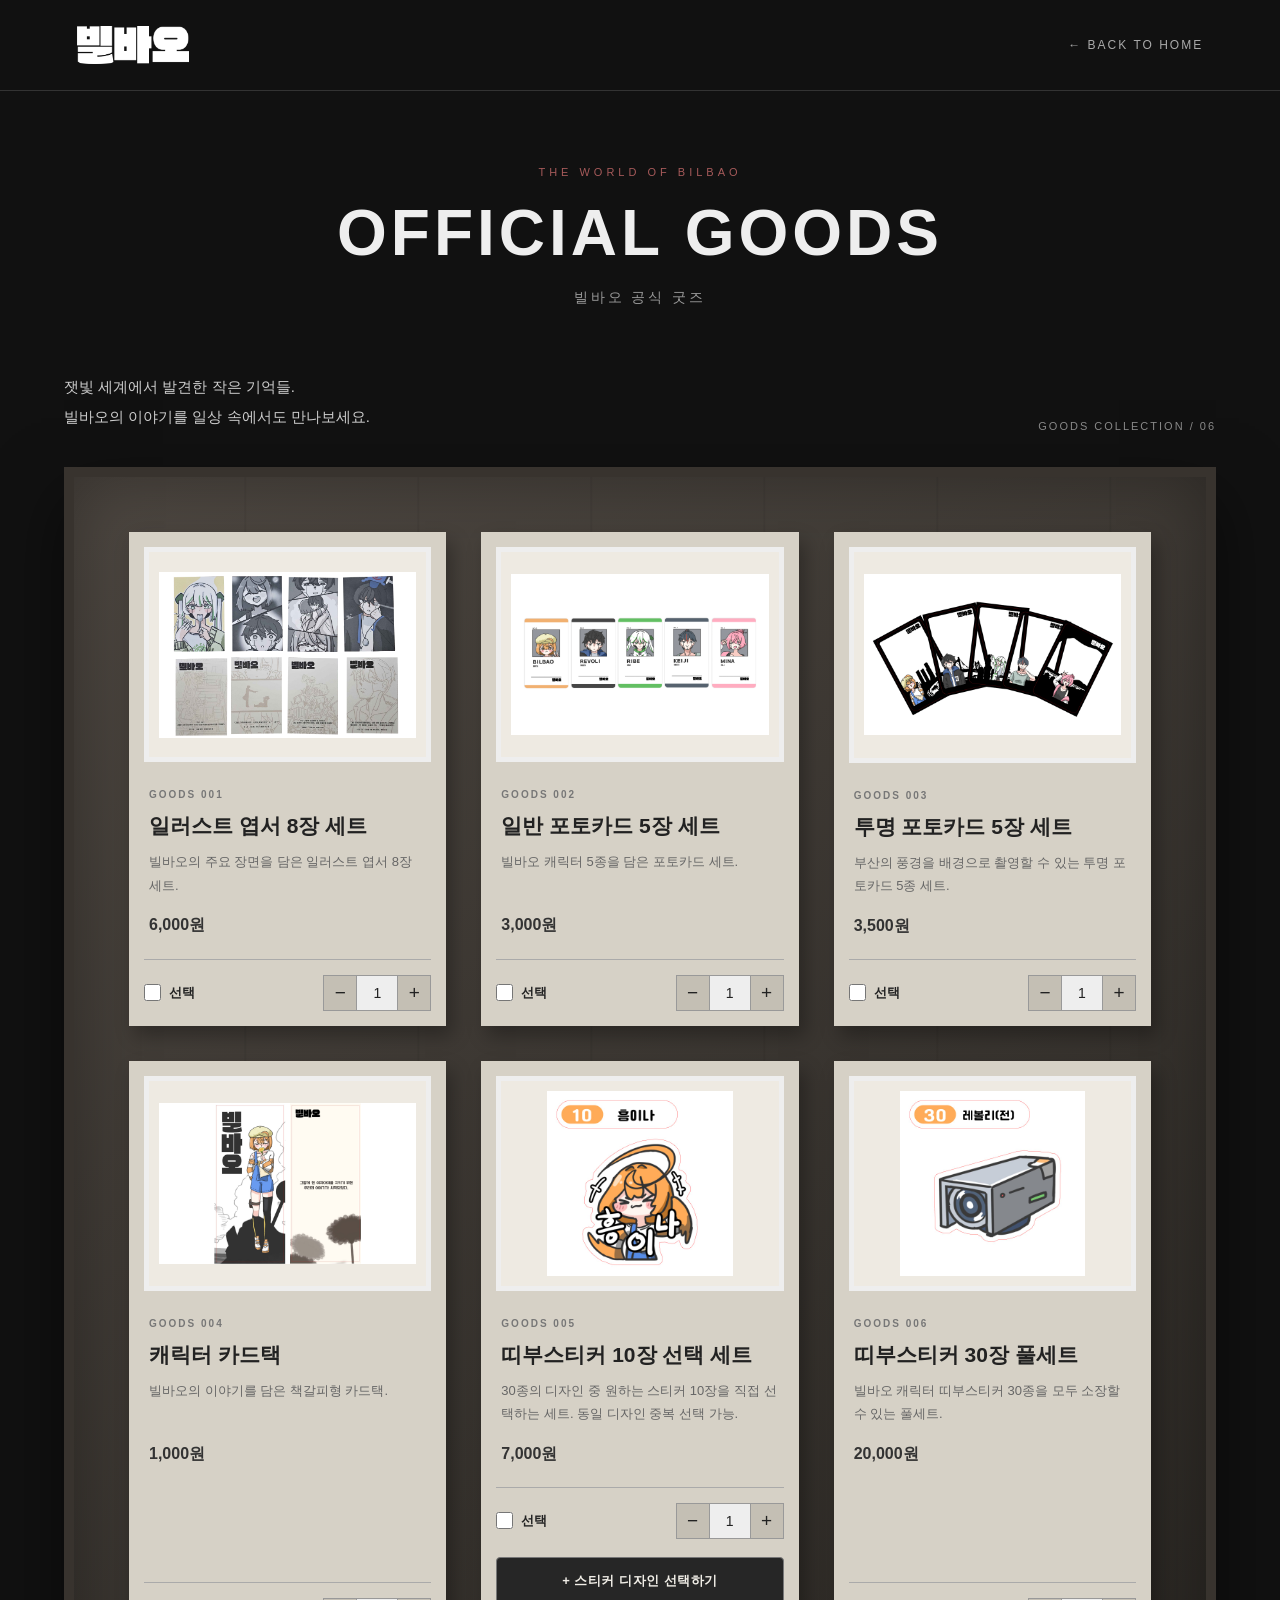
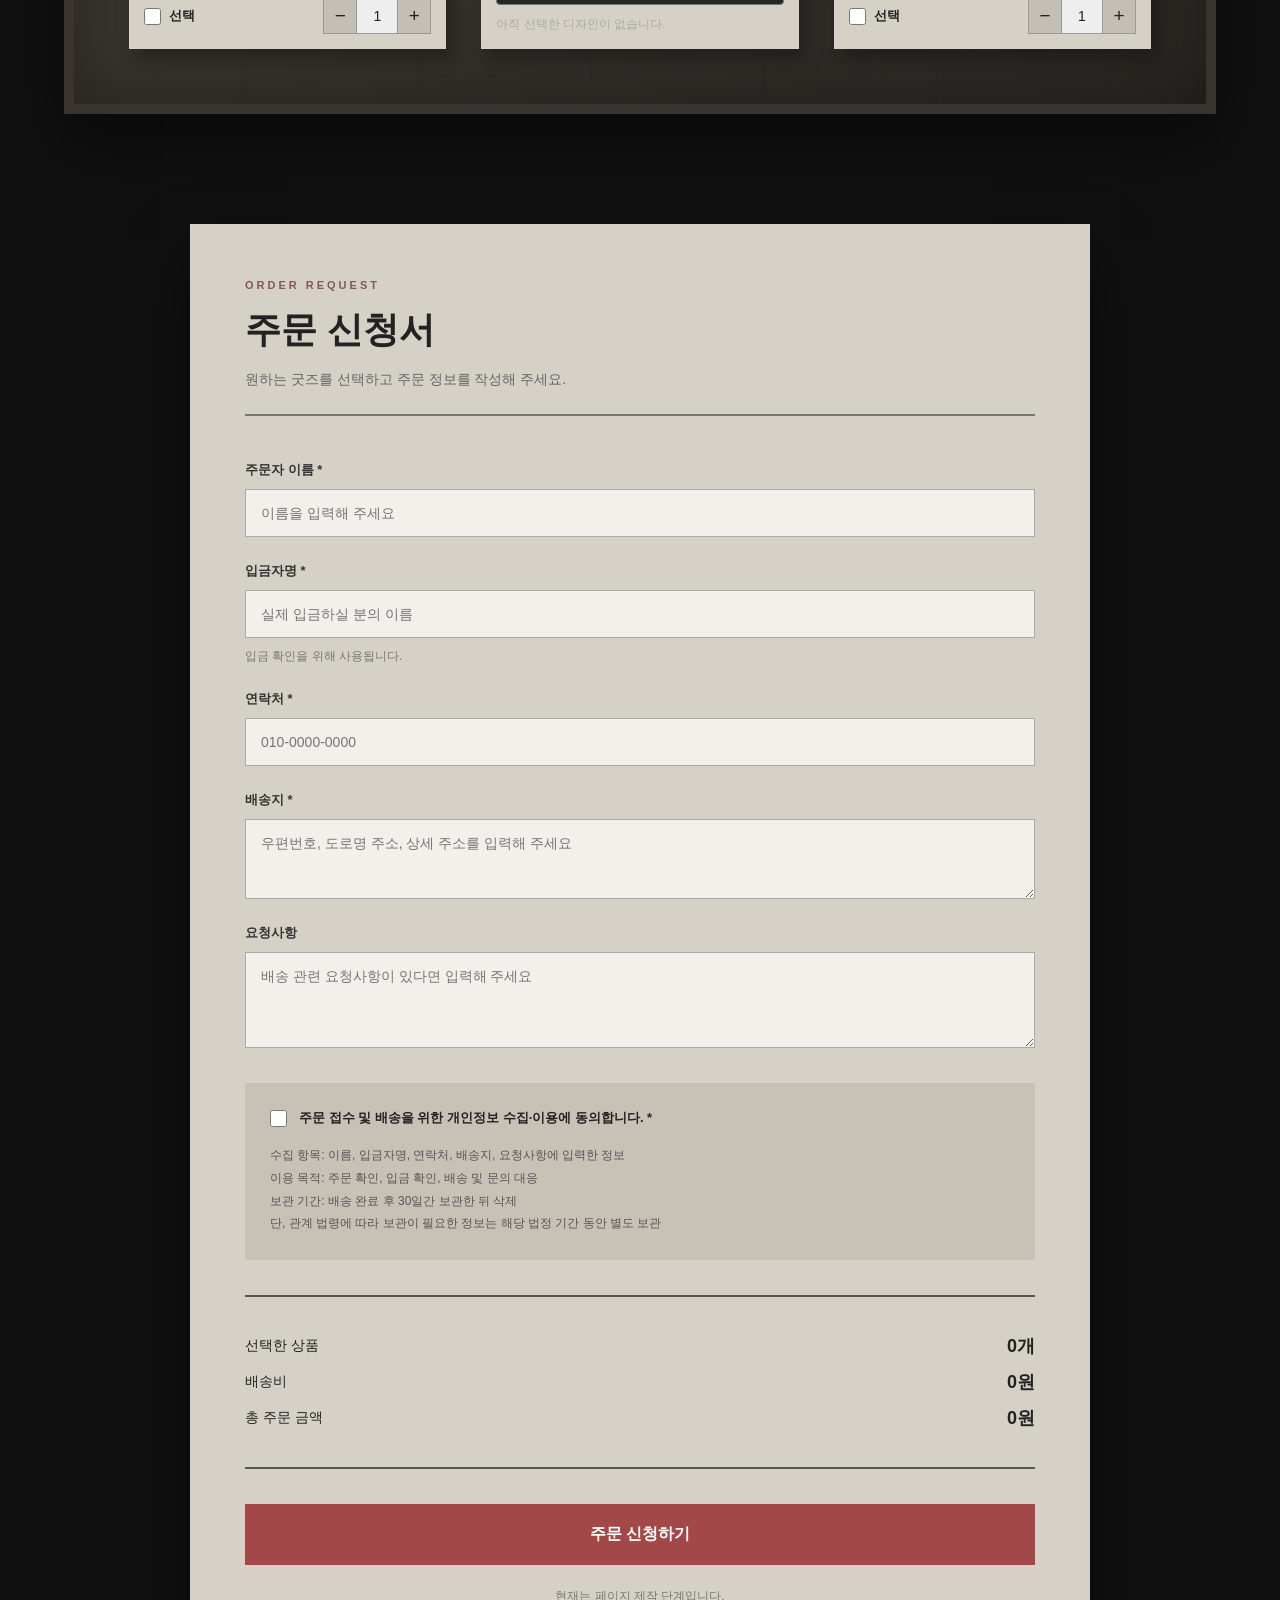
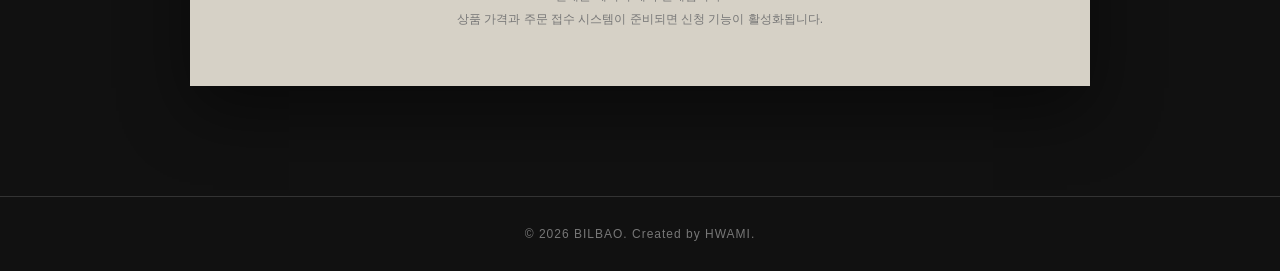
<file: goods.html>
<!DOCTYPE html>
<html lang="ko">

<head>
    <meta charset="UTF-8">
    <meta name="viewport" content="width=device-width, initial-scale=1.0">
    <meta name="theme-color" content="#111111">

    <title>GOODS | BILBAO</title>
    <link rel="icon" type="image/png" href="./images/logo/bilbao-logo.png">

    <link rel="stylesheet" href="./style.css">
    <link rel="stylesheet" href="./goods.css?v=14">

    <script src="./goods.js?v=13" defer></script>
</head>

<body class="goods-page">

    <!-- ========================================
         HEADER
    ======================================== -->

    <header class="goods-header">

        <a href="./index.html" class="goods-logo">
    <img src="./images/logo/bilbao-logo.png" alt="BILBAO 로고">
</a>

        <a href="./index.html#goods" class="goods-back">
            ← BACK TO HOME
        </a>

    </header>

    <main class="goods-main">

        <!-- ========================================
             GOODS TITLE
        ======================================== -->

        <div class="goods-heading">
            <p>THE WORLD OF BILBAO</p>
            <h1>OFFICIAL GOODS</h1>
            <span>빌바오 공식 굿즈</span>
        </div>

        <!-- ========================================
             GOODS INTRO
        ======================================== -->

        <div class="goods-intro">

            <div>
                <p>
                    잿빛 세계에서 발견한 작은 기억들.<br>
                    빌바오의 이야기를 일상 속에서도 만나보세요.
                </p>
            </div>

            <span>GOODS COLLECTION / 06</span>

        </div>

        <!-- ========================================
             NOVEL EXHIBITION — NOT FOR SALE
        ======================================== -->

        <!-- ========================================
             GOODS WORKTABLE
        ======================================== -->

        <section class="goods-worktable" aria-label="빌바오 굿즈 목록">

            <!-- 상품 001 : 엽서 -->
            <article class="goods-product">

                <a class="goods-product-image" href="./images/goods/postcard.png" target="_blank" rel="noopener" aria-label="엽서 8장 세트 실물 사진 크게 보기">
                    <img src="./images/goods/postcard.png" alt="엽서 8장 세트 실물 사진" loading="lazy">
                </a>

                <div class="goods-product-info">
                    <span class="goods-product-number">GOODS 001</span>

                    <h2>일러스트 엽서 8장 세트</h2>

                    <p>
                        빌바오의 주요 장면을 담은 일러스트 엽서 8장 세트.
                    </p>

                    <strong class="goods-product-price">
                        6,000원
                    </strong>
                </div>

                <div class="goods-product-options">

                    <label>
                        <input
                            type="checkbox"
                            class="goods-checkbox"
                            data-product="postcard"
                        >
                        선택
                    </label>

                    <div class="goods-quantity">

                        <button
                            type="button"
                            class="quantity-minus"
                            aria-label="엽서 세트 수량 감소"
                        >−</button>

                        <input
                            type="number"
                            class="quantity-input"
                            value="1"
                            min="1"
                            max="99"
                            aria-label="엽서 세트 수량"
                        >

                        <button
                            type="button"
                            class="quantity-plus"
                            aria-label="엽서 세트 수량 증가"
                        >+</button>

                    </div>

                </div>

            </article>

            <!-- 상품 002 : 일반 포토카드 -->
            <article class="goods-product">

                <a class="goods-product-image" href="./images/goods/namecard.png" target="_blank" rel="noopener" aria-label="일반 포토카드 5장 세트 실물 사진 크게 보기">
                    <img src="./images/goods/namecard.png" alt="일반 포토카드 5장 세트 실물 사진" loading="lazy">
                </a>

                <div class="goods-product-info">
                    <span class="goods-product-number">GOODS 002</span>

                    <h2>일반 포토카드 5장 세트</h2>

                    <p>
                        빌바오 캐릭터 5종을 담은 포토카드 세트.
                    </p>

                    <strong class="goods-product-price">
                        3,000원
                    </strong>
                </div>

                <div class="goods-product-options">

                    <label>
                        <input
                            type="checkbox"
                            class="goods-checkbox"
                            data-product="photocard"
                        >
                        선택
                    </label>

                    <div class="goods-quantity">

                        <button
                            type="button"
                            class="quantity-minus"
                            aria-label="포토카드 세트 수량 감소"
                        >−</button>

                        <input
                            type="number"
                            class="quantity-input"
                            value="1"
                            min="1"
                            max="99"
                            aria-label="포토카드 세트 수량"
                        >

                        <button
                            type="button"
                            class="quantity-plus"
                            aria-label="포토카드 세트 수량 증가"
                        >+</button>

                    </div>

                </div>

            </article>

            <!-- 상품 003 : 투명 포토카드 -->
            <article class="goods-product">

                <a class="goods-product-image" href="./images/goods/transparent-photocard.png" target="_blank" rel="noopener" aria-label="투명 포토카드 5장 세트 실물 사진 크게 보기">
                    <img src="./images/goods/transparent-photocard.png" alt="투명 포토카드 5장 세트 실물 사진" loading="lazy">
                </a>

                <div class="goods-product-info">
                    <span class="goods-product-number">GOODS 003</span>

                    <h2>투명 포토카드 5장 세트</h2>

                    <p>
                        부산의 풍경을 배경으로 촬영할 수 있는
                        투명 포토카드 5종 세트.
                    </p>

                    <strong class="goods-product-price">
                        3,500원
                    </strong>
                </div>

                <div class="goods-product-options">

                    <label>
                        <input
                            type="checkbox"
                            class="goods-checkbox"
                            data-product="clearcard"
                        >
                        선택
                    </label>

                    <div class="goods-quantity">

                        <button
                            type="button"
                            class="quantity-minus"
                            aria-label="투명 포토카드 세트 수량 감소"
                        >−</button>

                        <input
                            type="number"
                            class="quantity-input"
                            value="1"
                            min="1"
                            max="99"
                            aria-label="투명 포토카드 세트 수량"
                        >

                        <button
                            type="button"
                            class="quantity-plus"
                            aria-label="투명 포토카드 세트 수량 증가"
                        >+</button>

                    </div>

                </div>

            </article>

            <!-- 상품 004 : 카드택 -->
            <article class="goods-product">

                <a class="goods-product-image" href="./images/goods/bookmark-front.png" target="_blank" rel="noopener" aria-label="캐릭터 카드택 실물 사진 크게 보기">
                    <img src="./images/goods/bookmark-front.png" alt="캐릭터 카드택 실물 사진" loading="lazy">
                </a>

                <div class="goods-product-info">
                    <span class="goods-product-number">GOODS 004</span>

                    <h2>캐릭터 카드택</h2>

                    <p>
                        빌바오의 이야기를 담은 책갈피형 카드택.
                    </p>

                    <strong class="goods-product-price">
                        1,000원
                    </strong>
                </div>

                <div class="goods-product-options">

                    <label>
                        <input
                            type="checkbox"
                            class="goods-checkbox"
                            data-product="cardtag"
                        >
                        선택
                    </label>

                    <div class="goods-quantity">

                        <button
                            type="button"
                            class="quantity-minus"
                            aria-label="카드택 수량 감소"
                        >−</button>

                        <input
                            type="number"
                            class="quantity-input"
                            value="1"
                            min="1"
                            max="99"
                            aria-label="카드택 수량"
                        >

                        <button
                            type="button"
                            class="quantity-plus"
                            aria-label="카드택 수량 증가"
                        >+</button>

                    </div>

                </div>

            </article>

            <!-- 상품 005 : 띠부스티커 선택 세트 -->
            <article class="goods-product">

                <a class="goods-product-image"
   href="./images/goods/sticker-10.png"
   target="_blank"
   rel="noopener">
    <img src="./images/goods/sticker-10.png"
         alt="띠부스티커 10장 선택 세트 대표 이미지"
         loading="lazy">
</a>

                <div class="goods-product-info">
                    <span class="goods-product-number">GOODS 005</span>

                    <h2>띠부스티커 10장 선택 세트</h2>

                    <p>
                        30종의 디자인 중 원하는 스티커
                        10장을 직접 선택하는 세트.
                        동일 디자인 중복 선택 가능.
                    </p>

                    <strong class="goods-product-price">
                        7,000원
                    </strong>
                </div>

                <div class="goods-product-options">

                    <label>
                        <input
                            type="checkbox"
                            class="goods-checkbox"
                            data-product="sticker_select"
                        >
                        선택
                    </label>

                    <div class="goods-quantity">

                        <button
                            type="button"
                            class="quantity-minus"
                            aria-label="스티커 선택 세트 수량 감소"
                        >−</button>

                        <input
                            type="number"
                            class="quantity-input"
                            value="1"
                            min="1"
                            max="99"
                            aria-label="스티커 선택 세트 수량"
                        >

                        <button
                            type="button"
                            class="quantity-plus"
                            aria-label="스티커 선택 세트 수량 증가"
                        >+</button>

                    </div>

                </div>

                <!-- 스티커 디자인 선택 -->
                <div
                    class="goods-sticker-selection"
                    id="sticker-selection-area"
                >

                    <button
                        type="button"
                        class="sticker-open-button"
                        id="sticker-open-button"
                    >
                        + 스티커 디자인 선택하기
                    </button>

                    <p
                        class="sticker-selection-summary"
                        id="sticker-selection-summary"
                    >
                        아직 선택한 디자인이 없습니다.
                    </p>

                </div>

            </article>

            <!-- 상품 006 : 띠부스티커 풀세트 -->
            <article class="goods-product">
<a class="goods-product-image"
   href="./images/goods/sticker-30.png"
   target="_blank"
   rel="noopener">
    <img src="./images/goods/sticker-30.png"
         alt="띠부스티커 30장 풀세트 대표 이미지"
         loading="lazy">
</a>

                <div class="goods-product-info">
                    <span class="goods-product-number">GOODS 006</span>

                    <h2>띠부스티커 30장 풀세트</h2>

                    <p>
                        빌바오 캐릭터 띠부스티커
                        30종을 모두 소장할 수 있는 풀세트.
                    </p>

                    <strong class="goods-product-price">
                        20,000원
                    </strong>
                </div>

                <div class="goods-product-options">

                    <label>
                        <input
                            type="checkbox"
                            class="goods-checkbox"
                            data-product="sticker_full"
                        >
                        선택
                    </label>

                    <div class="goods-quantity">

                        <button
                            type="button"
                            class="quantity-minus"
                            aria-label="스티커 풀세트 수량 감소"
                        >−</button>

                        <input
                            type="number"
                            class="quantity-input"
                            value="1"
                            min="1"
                            max="99"
                            aria-label="스티커 풀세트 수량"
                        >

                        <button
                            type="button"
                            class="quantity-plus"
                            aria-label="스티커 풀세트 수량 증가"
                        >+</button>

                    </div>

                </div>

            </article>

        </section>

        <!-- ========================================
             ORDER FORM
        ======================================== -->

        <section class="goods-order-section">

            <div class="goods-order-heading">

                <p>ORDER REQUEST</p>

                <h2>주문 신청서</h2>

                <span>
                    원하는 굿즈를 선택하고 주문 정보를 작성해 주세요.
                </span>

            </div>

            <form id="goods-order-form">

                <!-- 주문자 이름 -->
                <div class="goods-form-group">

                    <label for="order-name">
                        주문자 이름 *
                    </label>

                    <input
                        type="text"
                        id="order-name"
                        name="name"
                        placeholder="이름을 입력해 주세요"
                        autocomplete="name"
                        maxlength="50"
                        required
                    >

                </div>

                <!-- 입금자명 -->
                <div class="goods-form-group">

                    <label for="order-depositor">
                        입금자명 *
                    </label>

                    <input
                        type="text"
                        id="order-depositor"
                        name="depositor"
                        placeholder="실제 입금하실 분의 이름"
                        maxlength="50"
                        required
                    >

                    <small>
                        입금 확인을 위해 사용됩니다.
                    </small>

                </div>

                <!-- 연락처 -->
                <div class="goods-form-group">

                    <label for="order-contact">
                        연락처 *
                    </label>

                    <input
                        type="tel"
                        id="order-contact"
                        name="contact"
                        placeholder="010-0000-0000"
                        autocomplete="tel"
                        maxlength="30"
                        required
                    >

                </div>

                <!-- 배송지 -->
                <div class="goods-form-group">

                    <label for="order-address">
                        배송지 *
                    </label>

                    <textarea
                        id="order-address"
                        name="address"
                        rows="3"
                        placeholder="우편번호, 도로명 주소, 상세 주소를 입력해 주세요"
                        autocomplete="street-address"
                        maxlength="300"
                        required
                    ></textarea>

                </div>

                <!-- 요청사항 -->
                <div class="goods-form-group">

                    <label for="order-request">
                        요청사항
                    </label>

                    <textarea
                        id="order-request"
                        name="request"
                        rows="4"
                        placeholder="배송 관련 요청사항이 있다면 입력해 주세요"
                        maxlength="500"
                    ></textarea>

                </div>

                <!-- 개인정보 동의 -->
                <div class="goods-privacy">

                    <label>

                        <input
                            type="checkbox"
                            id="order-privacy"
                            required
                        >

                        <span>
                            주문 접수 및 배송을 위한
                            개인정보 수집·이용에 동의합니다. *
                        </span>

                    </label>

                    <p>
                        수집 항목: 이름, 입금자명, 연락처, 배송지,
                        요청사항에 입력한 정보<br>
                        이용 목적: 주문 확인, 입금 확인, 배송 및 문의 대응<br>
                        보관 기간: 배송 완료 후 30일간 보관한 뒤 삭제<br>
단, 관계 법령에 따라 보관이 필요한 정보는 해당 법정 기간 동안 별도 보관
                    </p>

                </div>

                <!-- 주문 합계 -->
                <div class="goods-order-summary">

                    <div>
                        <span>선택한 상품</span>

                        <strong id="order-selected-count">
                            0개
                        </strong>
                    </div>

                    <div class="goods-shipping-info">
                        <span>배송비</span>

                        <strong id="order-shipping-price">
                            3,000원
                        </strong>
                    </div>

                    <div>
                        <span>총 주문 금액</span>

                        <strong id="order-total-price">
                            가격 미정
                        </strong>
                    </div>

                </div>

                <!-- 주문 버튼 -->
                <button
                    type="submit"
                    class="goods-submit"
                    disabled
                >
                    주문 신청 준비 중
                </button>

                <p class="goods-order-notice">
                    현재는 페이지 제작 단계입니다.<br>
                    상품 가격과 주문 접수 시스템이 준비되면
                    신청 기능이 활성화됩니다.
                </p>

            </form>

        </section>

        <!-- ========================================
             NEW! 주문 완료 화면
        ======================================== -->

        <section
            class="goods-order-complete"
            id="order-complete"
            hidden
            aria-labelledby="order-complete-title"
        >

            <div class="order-complete-box">

                <div class="order-complete-heading">

                    <p>ORDER CONFIRMED</p>

                    <h2 id="order-complete-title">
                        주문이 접수되었습니다!
                    </h2>

                    <span>
                        빌바오 굿즈를 주문해 주셔서 감사합니다.
                    </span>

                </div>

                <!-- 주문 정보 -->
                <div class="order-complete-info">

                    <h3>주문 정보</h3>

                    <div class="order-complete-row">

                        <span>주문번호</span>

                        <strong id="complete-order-id">
                            -
                        </strong>

                    </div>

                    <div class="order-complete-row">

                        <span>최종 입금 금액</span>

                        <strong id="complete-order-total">
                            0원
                        </strong>

                    </div>

                </div>

                <!-- 입금 안내 -->
                <div class="order-complete-payment">

                    <h3>입금 안내</h3>

                    <div class="order-complete-row">

                        <span>은행</span>

                        <strong>
                            NH농협은행
                        </strong>

                    </div>

                    <div class="order-complete-row">

                        <span>계좌번호</span>

                        <strong id="complete-bank-account">
                            3120154129961
                        </strong>

                    </div>

                    <div class="order-complete-row">

                        <span>예금주</span>

                        <strong id="complete-account-holder">
                            김태민
                        </strong>

                    </div>

                    <div class="order-complete-row">

                        <span>입금 기한</span>

                        <strong>
                            주문 후 3일 이내
                        </strong>

                    </div>

                </div>

                <!-- 주의사항 -->
                <div class="order-complete-notice">

                    <p>
                        주문서에 작성하신 입금자명으로
                        입금해 주세요.
                    </p>

                    <p>
                        입금 확인 후 상품 배송이 진행됩니다.
                    </p>

                    <p>
                        입금 기한이 지나면 주문이 취소될 수 있습니다.
                    </p>

                </div>

                <!-- 홈으로 돌아가기 -->
                <a
                    href="./index.html"
                    class="order-complete-home"
                >
                    ← BILBAO HOME
                </a>

            </div>

        </section>

        <!-- ========================================
             STICKER SELECT MODAL
        ======================================== -->

        <div
            class="sticker-modal"
            id="sticker-modal"
            hidden
        >

            <div
                class="sticker-modal-backdrop"
                id="sticker-modal-backdrop"
            ></div>

            <div
                class="sticker-modal-content"
                role="dialog"
                aria-modal="true"
                aria-labelledby="sticker-modal-title"
            >

                <div class="sticker-modal-header">

                    <div>

                        <p>STICKER COLLECTION</p>

                        <h2 id="sticker-modal-title">
                            띠부스티커 디자인 선택
                        </h2>

                        <span>
                            30종 중 원하는 디자인을 10장 선택해 주세요.
                            중복 선택이 가능합니다.
                        </span>

                    </div>

                    <button
                        type="button"
                        class="sticker-modal-close"
                        id="sticker-modal-close"
                        aria-label="닫기"
                    >
                        ×
                    </button>

                </div>

                <!-- 스티커 30종이 표시될 공간 -->
                <div
                    class="sticker-design-grid"
                    id="sticker-design-grid"
                ></div>

                <div class="sticker-modal-footer">

                    <p>
                        선택한 스티커

                        <strong id="sticker-selected-count">
                            0
                        </strong>

                        / 10장
                    </p>

                    <button
                        type="button"
                        class="sticker-confirm-button"
                        id="sticker-confirm-button"
                        disabled
                    >
                        디자인 선택 완료
                    </button>

                </div>

            </div>

        </div>

    </main>

    <!-- ========================================
         FOOTER
    ======================================== -->

    <footer class="goods-footer">
        © 2026 BILBAO. Created by HWAMI.
    </footer>

</body>
</html>
</file>
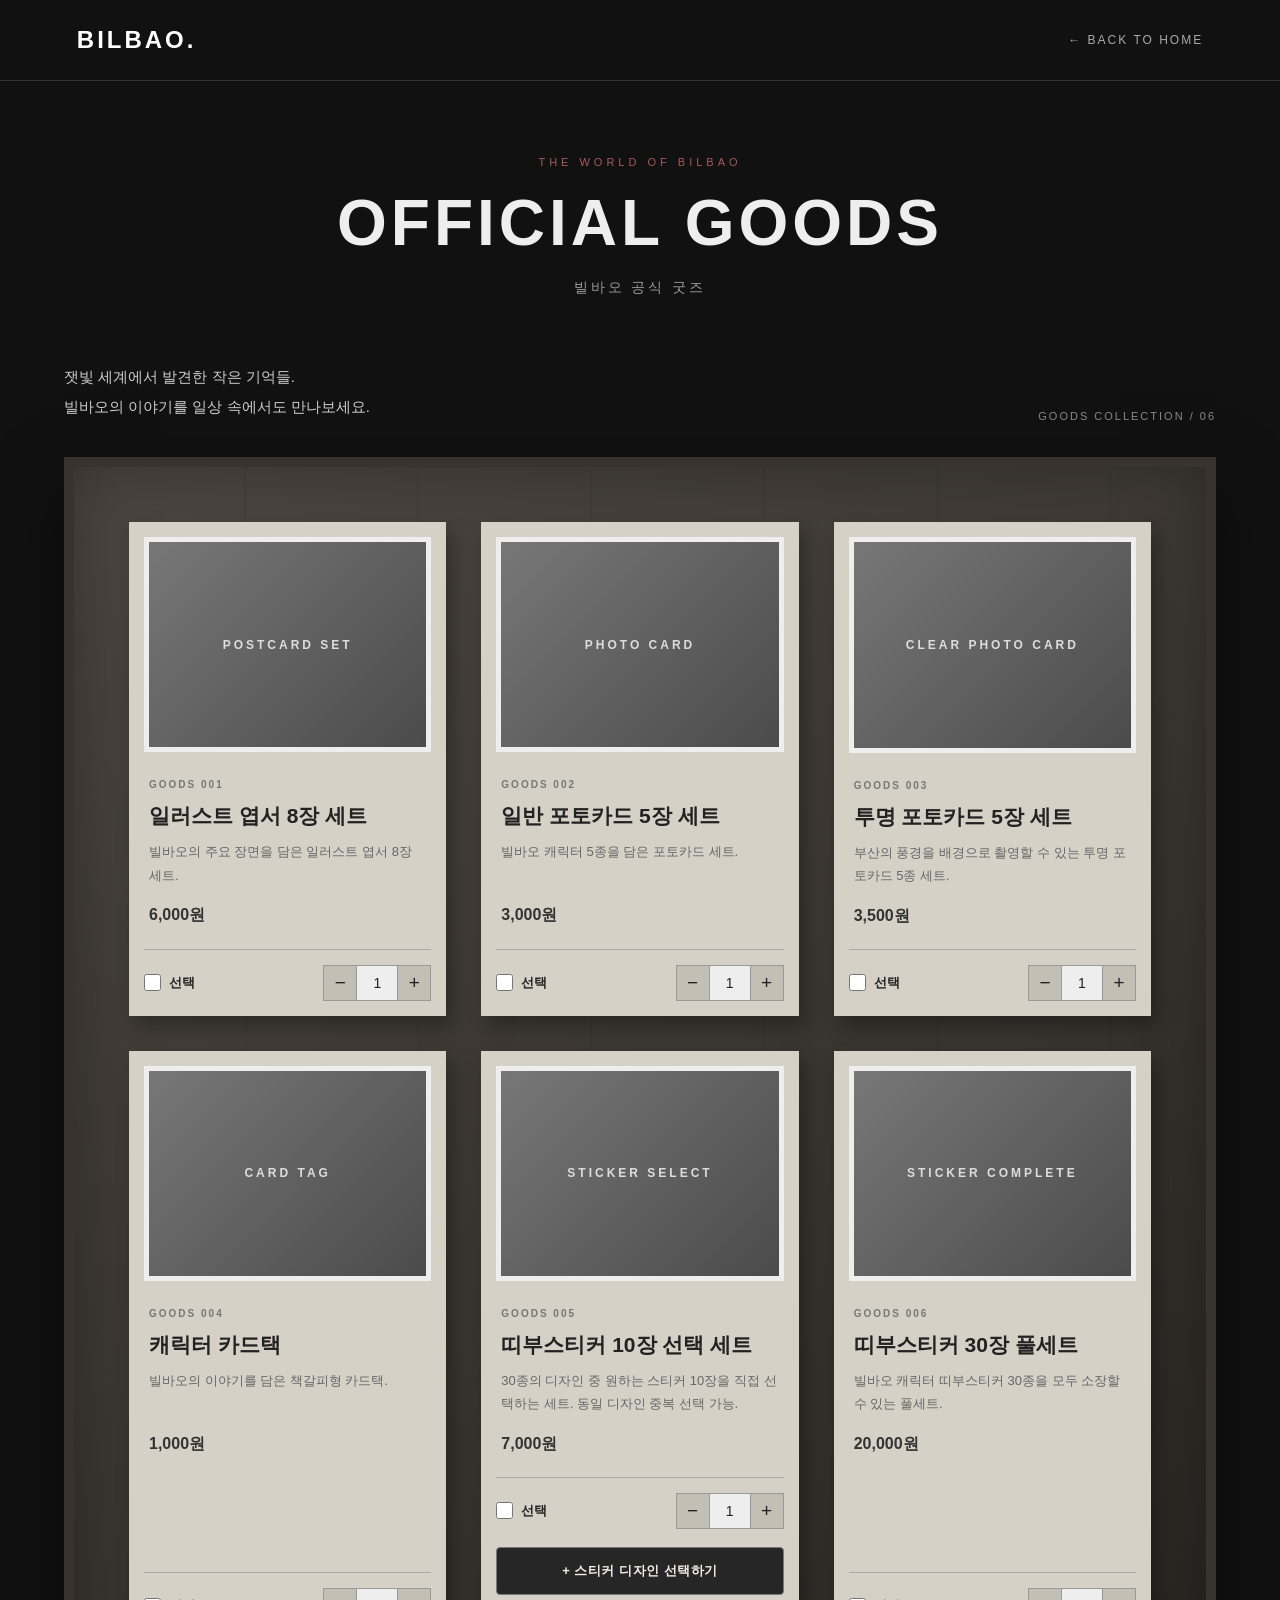
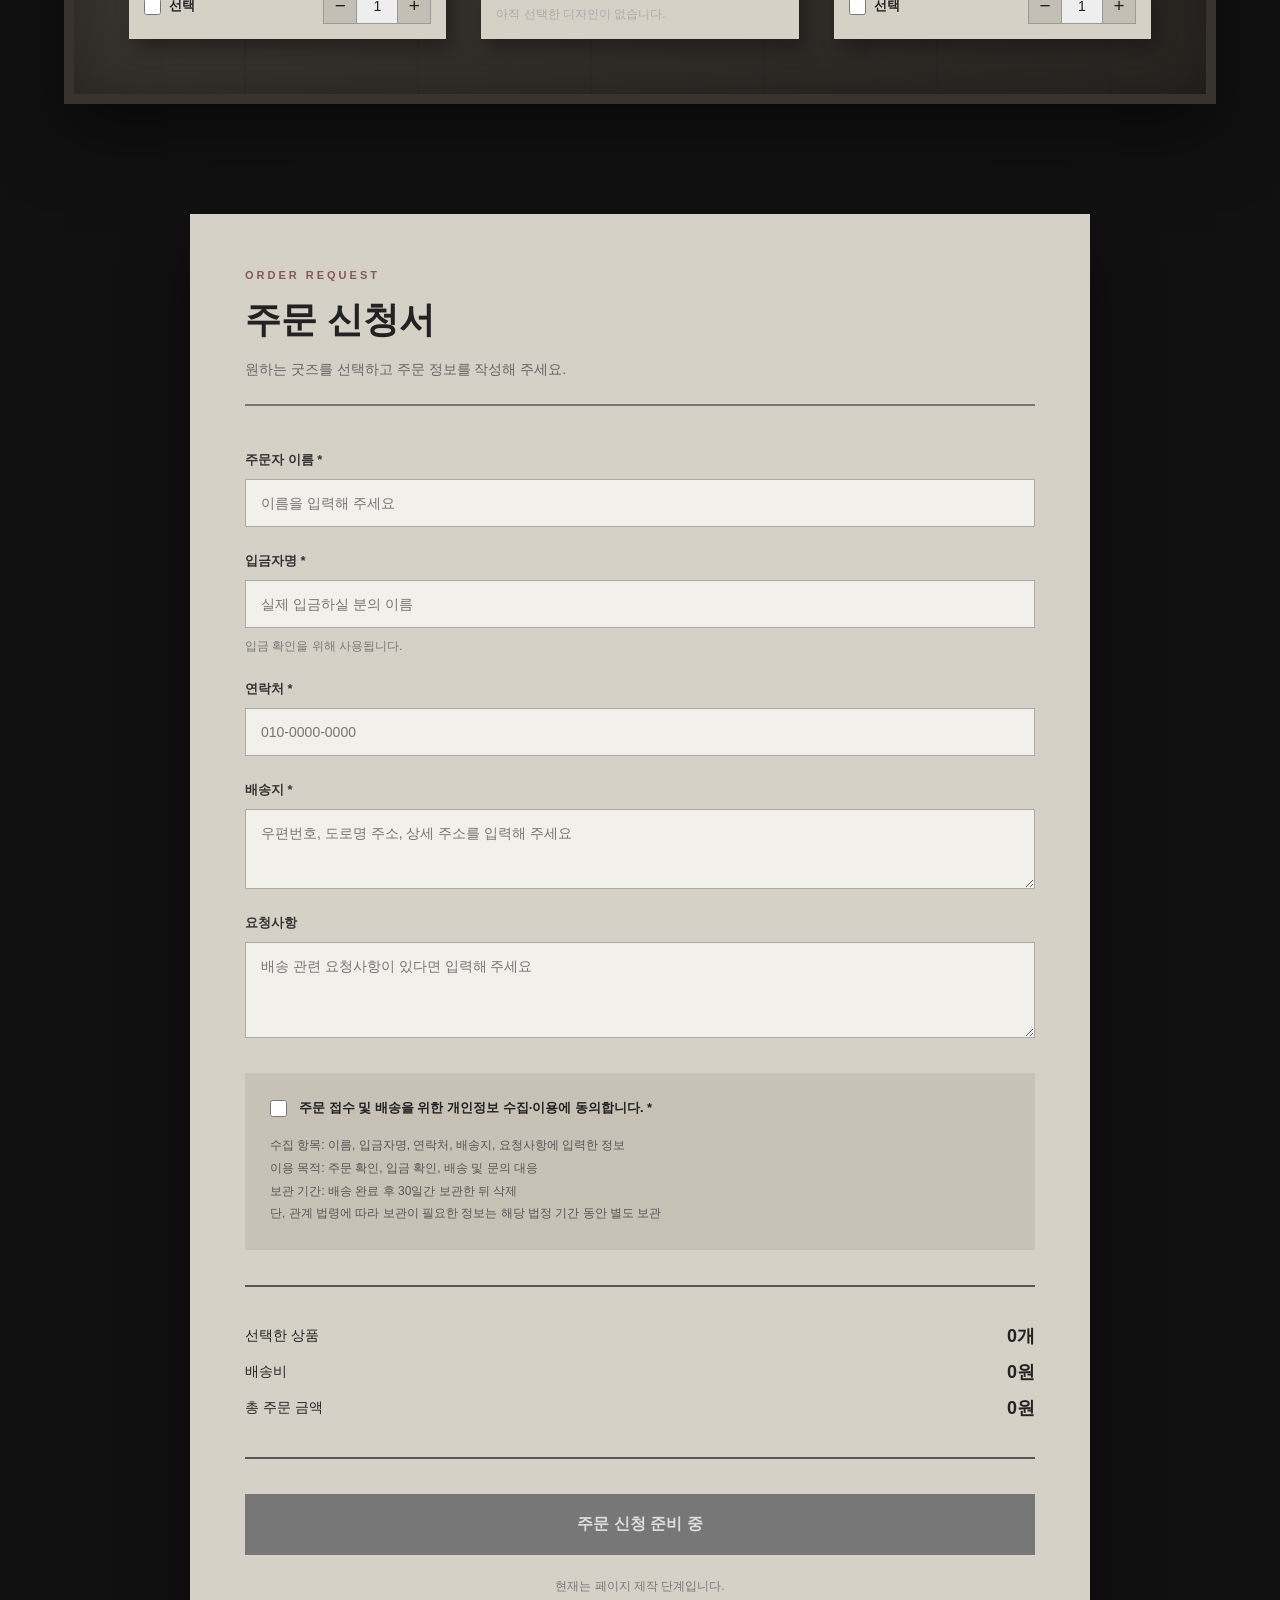
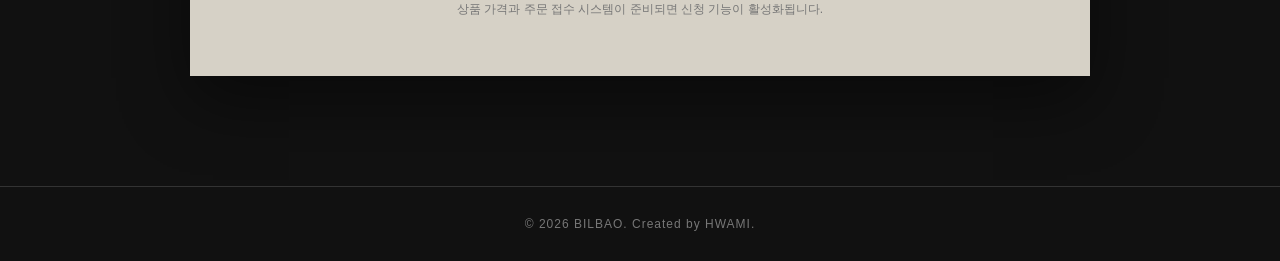
<file: test/goods.html>
<!DOCTYPE html>
<html lang="ko">

<head>
    <meta charset="UTF-8">
    <meta name="viewport" content="width=device-width, initial-scale=1.0">
    <meta name="theme-color" content="#111111">

    <title>GOODS | BILBAO</title>

<link rel="stylesheet" href="../style.css">
  <link rel="stylesheet" href="../goods.css">

    <script src="./goods.js?v=13" defer></script>
</head>

<body class="goods-page">

    <!-- ========================================
         HEADER
    ======================================== -->

  <header class="goods-header">

    <a href="../index.html" class="goods-logo">
        BILBAO.
    </a>

    <a href="../index.html#goods" class="goods-back">
        ← BACK TO HOME
    </a>

</header>

    <main class="goods-main">

        <!-- ========================================
             GOODS TITLE
        ======================================== -->

        <div class="goods-heading">
            <p>THE WORLD OF BILBAO</p>
            <h1>OFFICIAL GOODS</h1>
            <span>빌바오 공식 굿즈</span>
        </div>

        <!-- ========================================
             GOODS INTRO
        ======================================== -->

        <div class="goods-intro">

            <div>
                <p>
                    잿빛 세계에서 발견한 작은 기억들.<br>
                    빌바오의 이야기를 일상 속에서도 만나보세요.
                </p>
            </div>

            <span>GOODS COLLECTION / 06</span>

        </div>

        <!-- ========================================
             GOODS WORKTABLE
        ======================================== -->

        <section class="goods-worktable" aria-label="빌바오 굿즈 목록">

            <!-- 상품 001 : 엽서 -->
            <article class="goods-product">

                <div class="goods-product-image">
                    <span>POSTCARD SET</span>
                </div>

                <div class="goods-product-info">
                    <span class="goods-product-number">GOODS 001</span>

                    <h2>일러스트 엽서 8장 세트</h2>

                    <p>
                        빌바오의 주요 장면을 담은 일러스트 엽서 8장 세트.
                    </p>

                    <strong class="goods-product-price">
                        6,000원
                    </strong>
                </div>

                <div class="goods-product-options">

                    <label>
                        <input
                            type="checkbox"
                            class="goods-checkbox"
                            data-product="postcard"
                        >
                        선택
                    </label>

                    <div class="goods-quantity">

                        <button
                            type="button"
                            class="quantity-minus"
                            aria-label="엽서 세트 수량 감소"
                        >−</button>

                        <input
                            type="number"
                            class="quantity-input"
                            value="1"
                            min="1"
                            max="99"
                            aria-label="엽서 세트 수량"
                        >

                        <button
                            type="button"
                            class="quantity-plus"
                            aria-label="엽서 세트 수량 증가"
                        >+</button>

                    </div>

                </div>

            </article>

            <!-- 상품 002 : 일반 포토카드 -->
            <article class="goods-product">

                <div class="goods-product-image">
                    <span>PHOTO CARD</span>
                </div>

                <div class="goods-product-info">
                    <span class="goods-product-number">GOODS 002</span>

                    <h2>일반 포토카드 5장 세트</h2>

                    <p>
                        빌바오 캐릭터 5종을 담은 포토카드 세트.
                    </p>

                    <strong class="goods-product-price">
                        3,000원
                    </strong>
                </div>

                <div class="goods-product-options">

                    <label>
                        <input
                            type="checkbox"
                            class="goods-checkbox"
                            data-product="photocard"
                        >
                        선택
                    </label>

                    <div class="goods-quantity">

                        <button
                            type="button"
                            class="quantity-minus"
                            aria-label="포토카드 세트 수량 감소"
                        >−</button>

                        <input
                            type="number"
                            class="quantity-input"
                            value="1"
                            min="1"
                            max="99"
                            aria-label="포토카드 세트 수량"
                        >

                        <button
                            type="button"
                            class="quantity-plus"
                            aria-label="포토카드 세트 수량 증가"
                        >+</button>

                    </div>

                </div>

            </article>

            <!-- 상품 003 : 투명 포토카드 -->
            <article class="goods-product">

                <div class="goods-product-image">
                    <span>CLEAR PHOTO CARD</span>
                </div>

                <div class="goods-product-info">
                    <span class="goods-product-number">GOODS 003</span>

                    <h2>투명 포토카드 5장 세트</h2>

                    <p>
                        부산의 풍경을 배경으로 촬영할 수 있는
                        투명 포토카드 5종 세트.
                    </p>

                    <strong class="goods-product-price">
                        3,500원
                    </strong>
                </div>

                <div class="goods-product-options">

                    <label>
                        <input
                            type="checkbox"
                            class="goods-checkbox"
                            data-product="clearcard"
                        >
                        선택
                    </label>

                    <div class="goods-quantity">

                        <button
                            type="button"
                            class="quantity-minus"
                            aria-label="투명 포토카드 세트 수량 감소"
                        >−</button>

                        <input
                            type="number"
                            class="quantity-input"
                            value="1"
                            min="1"
                            max="99"
                            aria-label="투명 포토카드 세트 수량"
                        >

                        <button
                            type="button"
                            class="quantity-plus"
                            aria-label="투명 포토카드 세트 수량 증가"
                        >+</button>

                    </div>

                </div>

            </article>

            <!-- 상품 004 : 카드택 -->
            <article class="goods-product">

                <div class="goods-product-image">
                    <span>CARD TAG</span>
                </div>

                <div class="goods-product-info">
                    <span class="goods-product-number">GOODS 004</span>

                    <h2>캐릭터 카드택</h2>

                    <p>
                        빌바오의 이야기를 담은 책갈피형 카드택.
                    </p>

                    <strong class="goods-product-price">
                        1,000원
                    </strong>
                </div>

                <div class="goods-product-options">

                    <label>
                        <input
                            type="checkbox"
                            class="goods-checkbox"
                            data-product="cardtag"
                        >
                        선택
                    </label>

                    <div class="goods-quantity">

                        <button
                            type="button"
                            class="quantity-minus"
                            aria-label="카드택 수량 감소"
                        >−</button>

                        <input
                            type="number"
                            class="quantity-input"
                            value="1"
                            min="1"
                            max="99"
                            aria-label="카드택 수량"
                        >

                        <button
                            type="button"
                            class="quantity-plus"
                            aria-label="카드택 수량 증가"
                        >+</button>

                    </div>

                </div>

            </article>

            <!-- 상품 005 : 띠부스티커 선택 세트 -->
            <article class="goods-product">

                <div class="goods-product-image">
                    <span>STICKER SELECT</span>
                </div>

                <div class="goods-product-info">
                    <span class="goods-product-number">GOODS 005</span>

                    <h2>띠부스티커 10장 선택 세트</h2>

                    <p>
                        30종의 디자인 중 원하는 스티커
                        10장을 직접 선택하는 세트.
                        동일 디자인 중복 선택 가능.
                    </p>

                    <strong class="goods-product-price">
                        7,000원
                    </strong>
                </div>

                <div class="goods-product-options">

                    <label>
                        <input
                            type="checkbox"
                            class="goods-checkbox"
                            data-product="sticker_select"
                        >
                        선택
                    </label>

                    <div class="goods-quantity">

                        <button
                            type="button"
                            class="quantity-minus"
                            aria-label="스티커 선택 세트 수량 감소"
                        >−</button>

                        <input
                            type="number"
                            class="quantity-input"
                            value="1"
                            min="1"
                            max="99"
                            aria-label="스티커 선택 세트 수량"
                        >

                        <button
                            type="button"
                            class="quantity-plus"
                            aria-label="스티커 선택 세트 수량 증가"
                        >+</button>

                    </div>

                </div>

                <!-- 스티커 디자인 선택 -->
                <div
                    class="goods-sticker-selection"
                    id="sticker-selection-area"
                >

                    <button
                        type="button"
                        class="sticker-open-button"
                        id="sticker-open-button"
                    >
                        + 스티커 디자인 선택하기
                    </button>

                    <p
                        class="sticker-selection-summary"
                        id="sticker-selection-summary"
                    >
                        아직 선택한 디자인이 없습니다.
                    </p>

                </div>

            </article>

            <!-- 상품 006 : 띠부스티커 풀세트 -->
            <article class="goods-product">

                <div class="goods-product-image">
                    <span>STICKER COMPLETE</span>
                </div>

                <div class="goods-product-info">
                    <span class="goods-product-number">GOODS 006</span>

                    <h2>띠부스티커 30장 풀세트</h2>

                    <p>
                        빌바오 캐릭터 띠부스티커
                        30종을 모두 소장할 수 있는 풀세트.
                    </p>

                    <strong class="goods-product-price">
                        20,000원
                    </strong>
                </div>

                <div class="goods-product-options">

                    <label>
                        <input
                            type="checkbox"
                            class="goods-checkbox"
                            data-product="sticker_full"
                        >
                        선택
                    </label>

                    <div class="goods-quantity">

                        <button
                            type="button"
                            class="quantity-minus"
                            aria-label="스티커 풀세트 수량 감소"
                        >−</button>

                        <input
                            type="number"
                            class="quantity-input"
                            value="1"
                            min="1"
                            max="99"
                            aria-label="스티커 풀세트 수량"
                        >

                        <button
                            type="button"
                            class="quantity-plus"
                            aria-label="스티커 풀세트 수량 증가"
                        >+</button>

                    </div>

                </div>

            </article>

        </section>

        <!-- ========================================
             ORDER FORM
        ======================================== -->

        <section class="goods-order-section">

            <div class="goods-order-heading">

                <p>ORDER REQUEST</p>

                <h2>주문 신청서</h2>

                <span>
                    원하는 굿즈를 선택하고 주문 정보를 작성해 주세요.
                </span>

            </div>

            <form id="goods-order-form">

                <!-- 주문자 이름 -->
                <div class="goods-form-group">

                    <label for="order-name">
                        주문자 이름 *
                    </label>

                    <input
                        type="text"
                        id="order-name"
                        name="name"
                        placeholder="이름을 입력해 주세요"
                        autocomplete="name"
                        maxlength="50"
                        required
                    >

                </div>

                <!-- 입금자명 -->
                <div class="goods-form-group">

                    <label for="order-depositor">
                        입금자명 *
                    </label>

                    <input
                        type="text"
                        id="order-depositor"
                        name="depositor"
                        placeholder="실제 입금하실 분의 이름"
                        maxlength="50"
                        required
                    >

                    <small>
                        입금 확인을 위해 사용됩니다.
                    </small>

                </div>

                <!-- 연락처 -->
                <div class="goods-form-group">

                    <label for="order-contact">
                        연락처 *
                    </label>

                    <input
                        type="tel"
                        id="order-contact"
                        name="contact"
                        placeholder="010-0000-0000"
                        autocomplete="tel"
                        maxlength="30"
                        required
                    >

                </div>

                <!-- 배송지 -->
                <div class="goods-form-group">

                    <label for="order-address">
                        배송지 *
                    </label>

                    <textarea
                        id="order-address"
                        name="address"
                        rows="3"
                        placeholder="우편번호, 도로명 주소, 상세 주소를 입력해 주세요"
                        autocomplete="street-address"
                        maxlength="300"
                        required
                    ></textarea>

                </div>

                <!-- 요청사항 -->
                <div class="goods-form-group">

                    <label for="order-request">
                        요청사항
                    </label>

                    <textarea
                        id="order-request"
                        name="request"
                        rows="4"
                        placeholder="배송 관련 요청사항이 있다면 입력해 주세요"
                        maxlength="500"
                    ></textarea>

                </div>

                <!-- 개인정보 동의 -->
                <div class="goods-privacy">

                    <label>

                        <input
                            type="checkbox"
                            id="order-privacy"
                            required
                        >

                        <span>
                            주문 접수 및 배송을 위한
                            개인정보 수집·이용에 동의합니다. *
                        </span>

                    </label>

                    <p>
                        수집 항목: 이름, 입금자명, 연락처, 배송지,
                        요청사항에 입력한 정보<br>
                        이용 목적: 주문 확인, 입금 확인, 배송 및 문의 대응<br>
                        보관 기간: 배송 완료 후 30일간 보관한 뒤 삭제<br>
단, 관계 법령에 따라 보관이 필요한 정보는 해당 법정 기간 동안 별도 보관
                    </p>

                </div>

                <!-- 주문 합계 -->
                <div class="goods-order-summary">

                    <div>
                        <span>선택한 상품</span>

                        <strong id="order-selected-count">
                            0개
                        </strong>
                    </div>

                    <div class="goods-shipping-info">
                        <span>배송비</span>

                        <strong id="order-shipping-price">
                            3,000원
                        </strong>
                    </div>

                    <div>
                        <span>총 주문 금액</span>

                        <strong id="order-total-price">
                            가격 미정
                        </strong>
                    </div>

                </div>

                <!-- 주문 버튼 -->
                <button
                    type="submit"
                    class="goods-submit"
                    disabled
                >
                    주문 신청 준비 중
                </button>

                <p class="goods-order-notice">
                    현재는 페이지 제작 단계입니다.<br>
                    상품 가격과 주문 접수 시스템이 준비되면
                    신청 기능이 활성화됩니다.
                </p>

            </form>

        </section>

        <!-- ========================================
             NEW! 주문 완료 화면
        ======================================== -->

        <section
            class="goods-order-complete"
            id="order-complete"
            hidden
            aria-labelledby="order-complete-title"
        >

            <div class="order-complete-box">

                <div class="order-complete-heading">

                    <p>ORDER CONFIRMED</p>

                    <h2 id="order-complete-title">
                        주문이 접수되었습니다!
                    </h2>

                    <span>
                        빌바오 굿즈를 주문해 주셔서 감사합니다.
                    </span>

                </div>

                <!-- 주문 정보 -->
                <div class="order-complete-info">

                    <h3>주문 정보</h3>

                    <div class="order-complete-row">

                        <span>주문번호</span>

                        <strong id="complete-order-id">
                            -
                        </strong>

                    </div>

                    <div class="order-complete-row">

                        <span>최종 입금 금액</span>

                        <strong id="complete-order-total">
                            0원
                        </strong>

                    </div>

                </div>

                <!-- 입금 안내 -->
                <div class="order-complete-payment">

                    <h3>입금 안내</h3>

                    <div class="order-complete-row">

                        <span>은행</span>

                        <strong>
                            NH농협은행
                        </strong>

                    </div>

                    <div class="order-complete-row">

                        <span>계좌번호</span>

                        <strong id="complete-bank-account">
                            3120154129961
                        </strong>

                    </div>

                    <div class="order-complete-row">

                        <span>예금주</span>

                        <strong id="complete-account-holder">
                            김태민
                        </strong>

                    </div>

                    <div class="order-complete-row">

                        <span>입금 기한</span>

                        <strong>
                            주문 후 3일 이내
                        </strong>

                    </div>

                </div>

                <!-- 주의사항 -->
                <div class="order-complete-notice">

                    <p>
                        주문서에 작성하신 입금자명으로
                        입금해 주세요.
                    </p>

                    <p>
                        입금 확인 후 상품 배송이 진행됩니다.
                    </p>

                    <p>
                        입금 기한이 지나면 주문이 취소될 수 있습니다.
                    </p>

                </div>

                <!-- 홈으로 돌아가기 -->
              <a
    href="../index.html"
    class="order-complete-home"
>
    ← BILBAO HOME
</a>

            </div>

        </section>

        <!-- ========================================
             STICKER SELECT MODAL
        ======================================== -->

        <div
            class="sticker-modal"
            id="sticker-modal"
            hidden
        >

            <div
                class="sticker-modal-backdrop"
                id="sticker-modal-backdrop"
            ></div>

            <div
                class="sticker-modal-content"
                role="dialog"
                aria-modal="true"
                aria-labelledby="sticker-modal-title"
            >

                <div class="sticker-modal-header">

                    <div>

                        <p>STICKER COLLECTION</p>

                        <h2 id="sticker-modal-title">
                            띠부스티커 디자인 선택
                        </h2>

                        <span>
                            30종 중 원하는 디자인을 10장 선택해 주세요.
                            중복 선택이 가능합니다.
                        </span>

                    </div>

                    <button
                        type="button"
                        class="sticker-modal-close"
                        id="sticker-modal-close"
                        aria-label="닫기"
                    >
                        ×
                    </button>

                </div>

                <!-- 스티커 30종이 표시될 공간 -->
                <div
                    class="sticker-design-grid"
                    id="sticker-design-grid"
                ></div>

                <div class="sticker-modal-footer">

                    <p>
                        선택한 스티커

                        <strong id="sticker-selected-count">
                            0
                        </strong>

                        / 10장
                    </p>

                    <button
                        type="button"
                        class="sticker-confirm-button"
                        id="sticker-confirm-button"
                        disabled
                    >
                        디자인 선택 완료
                    </button>

                </div>

            </div>

        </div>

    </main>

    <!-- ========================================
         FOOTER
    ======================================== -->

    <footer class="goods-footer">
        © 2026 BILBAO. Created by HWAMI.
    </footer>

</body>
</html>
</file>
<file: style.css>
/* =========================================
   BILBAO OFFICIAL WEBSITE
   STYLE.CSS
========================================= */

:root {
    --bg: #101010;
    --bg-light: #1c1c1c;
    --text: #f2f2f2;
    --muted: #a0a0a0;
    --accent: #a83232;
}

* {
    margin: 0;
    padding: 0;
    box-sizing: border-box;
}

html {
    scroll-behavior: smooth;
}

body {
    background: var(--bg);
    color: var(--text);
    font-family: "Noto Sans KR", Arial, sans-serif;
    overflow-x: hidden;
}

a {
    color: inherit;
    text-decoration: none;
}

button {
    font-family: inherit;
}

/* =========================================
   HEADER
========================================= */

.header {
    position: fixed;
    top: 0;
    left: 0;
    width: 100%;
    height: 80px;
    padding: 0 6%;
    display: flex;
    align-items: center;
    justify-content: space-between;
    z-index: 1000;
    background: rgba(10, 10, 10, 0.55);
    backdrop-filter: blur(12px);
    border-bottom: 1px solid rgba(255,255,255,0.08);
}

.header-logo {
    font-size: 24px;
    font-weight: 900;
    letter-spacing: 3px;
}

.navigation {
    display: flex;
    gap: 35px;
}

.navigation a {
    font-size: 12px;
    letter-spacing: 2px;
    color: #ccc;
    transition: color 0.3s;
}

.navigation a:hover {
    color: white;
}

.menu-toggle {
    display: none;
    background: none;
    border: none;
    color: white;
    font-size: 25px;
    cursor: pointer;
}

/* =========================================
   HERO
========================================= */

.hero {
    position: relative;
    width: 100%;
    min-height: 100vh;
    min-height: 100svh;
    display: flex;
    align-items: center;
    justify-content: center;
    overflow: hidden;
    isolation: isolate;
}

.hero-background {
    position: absolute;
    inset: 0;
    overflow: hidden;
    z-index: -1;
    background: linear-gradient(
        to bottom,
        #555 0%,
        #343434 45%,
        #111 100%
    );
}

.layer {
    position: absolute;
    inset: -3%;
    will-change: transform;
    pointer-events: none;
}

/* 하늘 */

.layer-sky {
    background:
        radial-gradient(
            ellipse at 55% 25%,
            rgba(210,210,210,0.15),
            transparent 55%
        ),
        linear-gradient(
            to bottom,
            #777 0%,
            #444 55%,
            #222 100%
        );
}

/* 부산 도시 실루엣 */

.layer-city {
    top: auto;
    height: 48%;
    bottom: 15%;
    opacity: 0.65;

    background:
        linear-gradient(#252525, #252525)
            3% 80% / 8% 42% no-repeat,
        linear-gradient(#252525, #252525)
            15% 80% / 7% 65% no-repeat,
        linear-gradient(#252525, #252525)
            26% 80% / 9% 48% no-repeat,
        linear-gradient(#252525, #252525)
            40% 80% / 6% 75% no-repeat,
        linear-gradient(#252525, #252525)
            54% 80% / 9% 55% no-repeat,
        linear-gradient(#252525, #252525)
            68% 80% / 7% 85% no-repeat,
        linear-gradient(#252525, #252525)
            81% 80% / 10% 50% no-repeat,
        linear-gradient(#252525, #252525)
            94% 80% / 8% 70% no-repeat;
}

/* 고철장 */

.layer-scrapyard {
    top: auto;
    height: 38%;
    bottom: 0;

    background:
        radial-gradient(
            ellipse at 15% 100%,
            #191919 0 45%,
            transparent 46%
        ),
        radial-gradient(
            ellipse at 50% 110%,
            #202020 0 55%,
            transparent 56%
        ),
        radial-gradient(
            ellipse at 85% 100%,
            #151515 0 48%,
            transparent 49%
        );
}

/* 붉은 013 기둥 */

.red-pillar {
    position: absolute;
    width: 58px;
    height: 260px;
    bottom: 12%;
    left: 73%;
    background: linear-gradient(
        90deg,
        #491717,
        #9b2929 45%,
        #5a1717
    );
    box-shadow: 0 0 25px rgba(140, 20, 20, 0.2);
    transform-origin: bottom center;
}

.red-pillar span {
    display: block;
    text-align: center;
    margin-top: 25px;
    color: #dedede;
    font-size: 15px;
    font-weight: 700;
    letter-spacing: 3px;
}

/* 전경 */

.layer-foreground {
    top: auto;
    height: 24%;
    bottom: -8%;

    background:
        radial-gradient(
            ellipse at 5% 100%,
            #080808 0 60%,
            transparent 61%
        ),
        radial-gradient(
            ellipse at 95% 100%,
            #070707 0 60%,
            transparent 61%
        );
}

/* 먼지 캔버스 */

#dust-canvas {
    position: absolute;
    inset: 0;
    width: 100%;
    height: 100%;
    pointer-events: none;
}

/* =========================================
   HERO CONTENT
========================================= */

.hero-content {
    position: relative;
    z-index: 10;
    text-align: center;
    padding: 100px 20px 60px;
    animation: fadeUp 1.5s ease both;
}

.hero-subtitle {
    font-size: 11px;
    letter-spacing: 6px;
    color: #ddd;
    margin-bottom: 20px;
}

.hero-content h1 {
    font-size: clamp(70px, 13vw, 190px);
    font-weight: 900;
    letter-spacing: 0.08em;
    line-height: 1;
    text-shadow: 0 10px 40px rgba(0,0,0,0.5);
}

.hero-korean {
    font-size: 18px;
    letter-spacing: 12px;
    margin-top: 18px;
}

.hero-description {
    font-size: 14px;
    color: #ddd;
    margin-top: 38px;
    letter-spacing: 2px;
}

.hero-button {
    display: inline-block;
    margin-top: 35px;
    padding: 15px 32px;
    border: 1px solid rgba(255,255,255,0.6);
    background: rgba(0,0,0,0.2);
    font-size: 12px;
    letter-spacing: 2px;
    transition: 0.3s;
}

.hero-button:hover {
    background: #eee;
    color: #111;
}

.scroll-indicator {
    position: absolute;
    bottom: 35px;
    left: 50%;
    transform: translateX(-50%);
    font-size: 10px;
    letter-spacing: 3px;
    color: #aaa;
    animation: float 2s ease-in-out infinite;
    white-space: nowrap;
}

/* =========================================
   CONTENT
========================================= */

.content-section {
    min-height: 85vh;
    padding: 150px 8%;
    border-top: 1px solid #292929;
    background: #101010;
}

.content-section:nth-child(odd) {
    background: #171717;
}

.section-inner {
    max-width: 1200px;
    margin: auto;
}

.section-number {
    font-size: 12px;
    letter-spacing: 3px;
    color: #a1a1a1;
    margin-bottom: 25px;
}

.content-section h2 {
    font-size: clamp(45px, 7vw, 100px);
    letter-spacing: 5px;
    margin-bottom: 35px;
}

.section-description {
    font-size: clamp(16px, 2vw, 23px);
    line-height: 2;
    color: #ddd;
    margin-bottom: 50px;
}

.feature-card {
    max-width: 550px;
    padding: 40px;
    background: #222;
    border: 1px solid #444;
}

.feature-label {
    font-size: 11px;
    letter-spacing: 3px;
    color: #aaa;
    margin-bottom: 20px;
}

.feature-card h3 {
    font-size: 28px;
    margin-bottom: 20px;
}

.feature-card p {
    line-height: 1.8;
    color: #ccc;
}

.feature-card button {
    margin-top: 25px;
    padding: 12px 30px;
    background: #555;
    border: none;
    color: #ccc;
}

/* =========================================
   FOOTER
========================================= */

.footer {
    padding: 35px;
    text-align: center;
    border-top: 1px solid #333;
    color: #777;
    font-size: 12px;
}

/* =========================================
   ANIMATION
========================================= */

@keyframes fadeUp {
    from {
        opacity: 0;
        transform: translateY(30px);
    }
    to {
        opacity: 1;
        transform: translateY(0);
    }
}

@keyframes float {
    0%, 100% {
        transform: translate(-50%, 0);
    }
    50% {
        transform: translate(-50%, -8px);
    }
}

/* =========================================
   MOBILE
========================================= */

@media (max-width: 768px) {

    .header {
        height: 65px;
        padding: 0 5%;
    }

    .header-logo {
        font-size: 20px;
    }

    .menu-toggle {
        display: block;
    }

    .navigation {
        display: none;
        position: absolute;
        top: 65px;
        left: 0;
        width: 100%;
        padding: 30px;
        background: rgba(10,10,10,0.97);
        flex-direction: column;
        gap: 25px;
    }

    .navigation.active {
        display: flex;
    }

    .hero-content h1 {
        font-size: clamp(48px, 15vw, 100px);
    }

    .hero-description {
        font-size: 12px;
        line-height: 1.8;
    }

    .red-pillar {
        left: 80%;
        height: 180px;
        width: 40px;
    }

    .content-section {
        padding: 110px 7%;
        min-height: 65vh;
    }

    .feature-card {
        padding: 25px;
    }
}

@media (prefers-reduced-motion: reduce) {
    html {
        scroll-behavior: auto;
    }

    .hero-content,
    .scroll-indicator {
        animation: none;
    }
}
/* =========================================
   SCROLL INTERACTION
========================================= */

.header {
    transition:
        background 0.4s ease,
        box-shadow 0.4s ease;
}

.header.scrolled {
    background: rgba(8, 8, 8, 0.92);
    box-shadow: 0 8px 30px rgba(0, 0, 0, 0.25);
}

.reveal {
    opacity: 0;
    transform: translateY(45px);
    transition:
        opacity 0.9s ease,
        transform 0.9s ease;
}

.reveal.visible {
    opacity: 1;
    transform: translateY(0);
}

@media (prefers-reduced-motion: reduce) {
    .reveal {
        opacity: 1;
        transform: none;
        transition: none;
    }
}
/* =========================================
   BILBAO CHARACTER ID CARDS
========================================= */

.character-section {
    background:
        radial-gradient(
            ellipse at 50% 30%,
            #252525 0%,
            #101010 75%
        );
}

/* 명찰 목록 */

.character-grid {
    display: grid;
    grid-template-columns: repeat(5, minmax(0, 1fr));
    gap: 20px;
    margin-top: 60px;
}

/* 개별 명찰 */

.id-card {
    position: relative;
    display: flex;
    flex-direction: column;
    align-items: stretch;
    text-align: left;

    min-width: 0;
    padding: 18px;

    color: #222;
    background: linear-gradient(
        145deg,
        #e0e0dc,
        #a8a8a5
    );

    border: 1px solid #777;
    border-radius: 8px;

    cursor: pointer;
    overflow: hidden;

    box-shadow:
        0 15px 35px rgba(0, 0, 0, 0.45);

    transition:
        transform 0.35s ease,
        box-shadow 0.35s ease;
}

/* 명찰 상단 구멍 */

.id-card::before {
    content: "";
    width: 42px;
    height: 7px;
    margin: 0 auto 20px;

    background: #555;
    border: 2px solid #888;
    border-radius: 10px;
}

/* 명찰에 미세한 스크래치 */

.id-card::after {
    content: "";
    position: absolute;
    inset: 0;

    background: repeating-linear-gradient(
        125deg,
        transparent 0 28px,
        rgba(0, 0, 0, 0.025) 29px,
        transparent 30px
    );

    pointer-events: none;
}

.id-card:hover {
    transform: translateY(-12px) rotate(-1deg);

    box-shadow:
        0 25px 50px rgba(0, 0, 0, 0.6);
}

.id-card:focus-visible {
    outline: 3px solid #c04a4a;
    outline-offset: 5px;
}

.card-number {
    font-size: 10px;
    font-weight: 700;
    letter-spacing: 2px;
    color: #555;
}

/* 증명사진 */

.card-photo {
    display: flex;
    align-items: center;
    justify-content: center;

    width: 100%;
    aspect-ratio: 4 / 5;
    margin: 15px 0;

    background: #777;
    border: 5px solid #eee;

    color: #ccc;
    font-size: 60px;
    font-weight: 900;
}

/* 캐릭터 이름 */

.card-name {
    font-size: clamp(15px, 1.7vw, 25px);
    font-weight: 900;
    letter-spacing: 1px;
}

.card-name-kr {
    margin-top: 5px;
    font-size: 12px;
    color: #555;
}

.card-bottom {
    display: block;
    margin-top: 25px;
    padding-top: 12px;

    border-top: 1px solid #888;

    font-size: 9px;
    font-weight: 700;
    letter-spacing: 1px;
    color: #555;
}

/* 캐릭터별 차이 */

.id-card[data-character="revoli"] {
    border-bottom: 5px solid #9b3030;
}

.id-card[data-character="bao"] {
    border-bottom: 5px solid #b78b50;
}

.id-card[data-character="ribe"] {
    border-bottom: 5px solid #7c658f;
}

.id-card[data-character="keiji"] {
    border-bottom: 5px solid #526f7a;
}

.id-card[data-character="yuri"] {
    border-bottom: 5px solid #64806b;
}

/* =========================================
   CHARACTER RECORD
========================================= */

.character-record {
    margin-top: 70px;
    padding: 35px;

    background: #d2d0c9;
    color: #242424;

    border: 1px solid #777;

    box-shadow:
        0 25px 60px rgba(0, 0, 0, 0.45);

    animation: recordOpen 0.45s ease both;
}

/* hidden 속성 유지 */

.character-record[hidden] {
    display: none;
}

.record-close {
    display: block;
    margin-left: auto;
    margin-bottom: 25px;

    background: none;
    border: none;

    color: #333;
    font-size: 11px;
    font-weight: 800;
    letter-spacing: 2px;

    cursor: pointer;
}

.record-layout {
    display: grid;
    grid-template-columns: 40% 1fr;
    gap: 45px;
    align-items: center;
}

.record-image {
    display: flex;
    align-items: center;
    justify-content: center;

    min-height: 420px;

    background: linear-gradient(
        135deg,
        #aaa,
        #777
    );

    border: 10px solid #eee;

    color: #ddd;
    font-size: 13px;
    letter-spacing: 3px;
}

.record-label {
    font-size: 11px;
    letter-spacing: 3px;
    color: #777;
}

.record-info h3 {
    margin-top: 20px;
    font-size: clamp(40px, 5vw, 75px);
    line-height: 1.1;
}

#record-name-kr {
    margin-top: 10px;
    font-size: 20px;
    color: #555;
}

.record-divider {
    height: 2px;
    background: #555;
    margin: 30px 0;
}

.record-field {
    display: flex;
    justify-content: space-between;
    gap: 20px;

    padding: 15px 0;
    border-bottom: 1px solid #aaa;
}

.record-field span {
    color: #666;
    font-size: 12px;
    letter-spacing: 2px;
}

.record-field strong {
    font-size: 13px;
}

.record-description {
    margin-top: 35px;
    line-height: 2;
    color: #444;
    font-size: 15px;
}

/* 등장 애니메이션 */

@keyframes recordOpen {
    from {
        opacity: 0;
        transform: translateY(25px);
    }

    to {
        opacity: 1;
        transform: translateY(0);
    }
}

/* =========================================
   RESPONSIVE
========================================= */

@media (max-width: 1100px) {
    .character-grid {
        grid-template-columns: repeat(3, minmax(0, 1fr));
    }
}

@media (max-width: 768px) {
    .character-grid {
        grid-template-columns: repeat(2, minmax(0, 1fr));
        gap: 12px;
    }

    .id-card {
        padding: 12px;
    }

    .card-photo {
        border-width: 3px;
    }

    .character-record {
        padding: 20px;
    }

    .record-layout {
        grid-template-columns: 1fr;
        gap: 25px;
    }

    .record-image {
        min-height: 300px;
    }
}

@media (prefers-reduced-motion: reduce) {
    .id-card,
    .character-record {
        animation: none;
        transition: none;
    }
}
/* ========================================
   CHARACTER PREVIEW — MAIN PAGE
======================================== */

/* 제목과 이동 버튼 */

.character-title-row {
    display: flex;
    justify-content: space-between;
    align-items: center;
    gap: 20px;
}

.character-profile-link {
    display: inline-flex;
    align-items: center;
    justify-content: center;

    flex-shrink: 0;

    padding: 12px 20px;

    color: #ddd;
    border: 1px solid #777;
    text-decoration: none;

    font-size: 13px;
    letter-spacing: 1px;

    transition:
        background 0.3s ease,
        color 0.3s ease,
        transform 0.3s ease;
}

.character-profile-link:hover {
    background: #ddd;
    color: #111;
    transform: translateX(5px);
}

.character-profile-link:focus-visible {
    outline: 2px solid #d55;
    outline-offset: 4px;
}

/* 명찰은 전시용 */

.character-section .id-card {
    cursor: default;
    user-select: none;
}

/* 마우스를 올리면 움찔 */

.character-section .id-card:hover {
    transform: translateY(-6px) rotate(-2deg);
}

/* 모바일 */

@media (max-width: 768px) {

    .character-title-row {
        flex-direction: column;
        align-items: flex-start;
    }

    .character-profile-link {
        align-self: flex-end;
    }

}

@media (prefers-reduced-motion: reduce) {
    .character-section .id-card:hover {
        transform: none;
    }
}
/* ========================================
   BILBAO GALLERY — MAIN PREVIEW
======================================== */

.gallery-section {
    background: #111;
}

/* 제목과 버튼 */

.gallery-title-row {
    display: flex;
    justify-content: space-between;
    align-items: center;
    gap: 20px;
}

.gallery-view-link {
    display: inline-flex;
    align-items: center;
    justify-content: center;
    flex-shrink: 0;

    padding: 12px 20px;

    color: #ddd;
    border: 1px solid #777;
    text-decoration: none;

    font-size: 13px;
    letter-spacing: 1px;

    transition:
        background 0.3s ease,
        color 0.3s ease,
        transform 0.3s ease;
}

.gallery-view-link:hover {
    background: #ddd;
    color: #111;
    transform: translateX(5px);
}

.gallery-view-link:focus-visible {
    outline: 2px solid #d55;
    outline-offset: 4px;
}

/* 작품 미리보기 목록 */

.gallery-preview-grid {
    display: grid;
    grid-template-columns: repeat(3, minmax(0, 1fr));
    gap: 25px;
    margin-top: 55px;
}

/* 개별 작품 */

.gallery-preview-item {
    min-width: 0;
}

.gallery-preview-image {
    position: relative;

    display: flex;
    align-items: center;
    justify-content: center;

    width: 100%;
    aspect-ratio: 4 / 3;

    overflow: hidden;

    background:
        linear-gradient(
            135deg,
            #353535,
            #191919
        );

    border: 1px solid #555;

    transition:
        transform 0.4s ease,
        border-color 0.4s ease;
}

.gallery-preview-image span {
    color: #777;
    font-size: 12px;
    font-weight: bold;
    letter-spacing: 4px;

    transition: transform 0.4s ease;
}

/* 마우스 오버 */

.gallery-preview-item:hover .gallery-preview-image {
    transform: translateY(-6px);
    border-color: #aaa;
}

.gallery-preview-item:hover .gallery-preview-image span {
    transform: scale(1.08);
}

/* 작품 정보 */

.gallery-preview-info {
    padding-top: 20px;
}

.gallery-preview-info span {
    color: #888;
    font-size: 10px;
    letter-spacing: 2px;
}

.gallery-preview-info h3 {
    margin-top: 10px;
    color: #eee;
    font-size: 20px;
    font-weight: 600;
}

/* 태블릿 */

@media (max-width: 900px) {
    .gallery-preview-grid {
        gap: 15px;
    }

    .gallery-preview-info h3 {
        font-size: 17px;
    }
}

/* 모바일 */

@media (max-width: 768px) {

    .gallery-title-row {
        flex-direction: column;
        align-items: flex-start;
    }

    .gallery-view-link {
        align-self: flex-end;
    }

    .gallery-preview-grid {
        grid-template-columns: 1fr;
        gap: 35px;
    }

    .gallery-preview-image {
        aspect-ratio: 16 / 10;
    }

}

@media (prefers-reduced-motion: reduce) {
    .gallery-preview-image,
    .gallery-preview-image span {
        transition: none;
    }

    .gallery-preview-item:hover .gallery-preview-image {
        transform: none;
    }
}
/* ========================================
   BILBAO GOODS — MAIN PREVIEW
======================================== */

.goods-section {
    background: #151515;
}

/* 제목과 이동 버튼 */

.goods-title-row {
    display: flex;
    justify-content: space-between;
    align-items: center;
    gap: 20px;
}

.goods-view-link {
    display: inline-flex;
    align-items: center;
    justify-content: center;
    flex-shrink: 0;

    padding: 12px 20px;

    color: #ddd;
    border: 1px solid #777;
    text-decoration: none;

    font-size: 13px;
    letter-spacing: 1px;

    transition:
        background 0.3s ease,
        color 0.3s ease,
        transform 0.3s ease;
}

.goods-view-link:hover {
    background: #ddd;
    color: #111;
    transform: translateX(5px);
}

.goods-view-link:focus-visible {
    outline: 2px solid #d55;
    outline-offset: 4px;
}

/* 굿즈 미리보기 */

.goods-preview-grid {
    display: grid;
    grid-template-columns: repeat(3, minmax(0, 1fr));

    gap: 25px;
    margin-top: 55px;
}

.goods-preview-item {
    min-width: 0;
}

/* 굿즈 이미지 영역 */

.goods-preview-image {
    position: relative;

    display: flex;
    align-items: center;
    justify-content: center;

    width: 100%;
    aspect-ratio: 4 / 3;

    overflow: hidden;

    background:
        linear-gradient(
            145deg,
            #49443e,
            #292725 65%,
            #1d1c1b
        );

    border: 1px solid #615b54;

    box-shadow:
        inset 0 0 35px rgba(0, 0, 0, 0.25);

    transition:
        transform 0.35s ease,
        border-color 0.35s ease;
}

.goods-preview-image span {
    color: #aaa39a;
    font-size: 12px;
    font-weight: bold;
    letter-spacing: 3px;
}

/* 마우스 오버 */

.goods-preview-item:hover .goods-preview-image {
    transform: translateY(-6px);
    border-color: #b4a89a;
}

/* 굿즈 이름 */

.goods-preview-info {
    padding-top: 20px;
}

.goods-preview-info span {
    color: #888;
    font-size: 10px;
    letter-spacing: 2px;
}

.goods-preview-info h3 {
    margin-top: 10px;

    color: #eee;
    font-size: 20px;
    font-weight: 600;
}

/* 모바일 */

@media (max-width: 768px) {

    .goods-title-row {
        flex-direction: column;
        align-items: flex-start;
    }

    .goods-view-link {
        align-self: flex-end;
    }

    .goods-preview-grid {
        grid-template-columns: 1fr;
        gap: 35px;
    }

    .goods-preview-image {
        aspect-ratio: 16 / 10;
    }

}

@media (prefers-reduced-motion: reduce) {

    .goods-preview-image {
        transition: none;
    }

    .goods-preview-item:hover .goods-preview-image {
        transform: none;
    }

}
/* ========================================
   BILBAO CHARACTER — REAL ID CARDS
======================================== */

/* 실제 명찰 이미지 적용 */
.character-section .id-card {
    display: block;
    padding: 0;
    background: transparent;
    border: none;
    border-radius: 0;
    overflow: visible;
    cursor: default;
    transform-origin: center top;
}

/* 기존 가짜 명찰 구멍과 질감 제거 */
.character-section .id-card::before,
.character-section .id-card::after {
    display: none;
}

/* 명찰 이미지 */
.character-section .id-card img {
    display: block;
    width: 100%;
    height: auto;
    border-radius: 3px;
    pointer-events: none;
}

/* 게시판에 붙인 듯한 배치 */
.character-section .id-card:nth-child(1) {
    transform: rotate(-3deg);
}

.character-section .id-card:nth-child(2) {
    transform: rotate(2deg);
}

.character-section .id-card:nth-child(3) {
    transform: rotate(-1deg);
}

.character-section .id-card:nth-child(4) {
    transform: rotate(3deg);
}

.character-section .id-card:nth-child(5) {
    transform: rotate(-2deg);
}

/* 마우스를 올리면 살짝 움찔 */
.character-section .id-card:hover {
    transform: translateY(-8px) rotate(0deg);
    box-shadow: 0 22px 45px rgba(0, 0, 0, 0.65);
}

/* 모바일 */
@media (max-width: 768px) {
    .character-section .character-grid {
        gap: 18px;
    }
}

/* 움직임 최소화 설정 */
@media (prefers-reduced-motion: reduce) {
    .character-section .id-card,
    .character-section .id-card:hover {
        transform: none;
    }
}
/* ========================================
   BILBAO — MAIN GALLERY IMAGES
======================================== */

/* 갤러리 이미지 영역 */
.gallery-section .gallery-preview-image {
    aspect-ratio: 4 / 3;
    overflow: hidden;
    background: #222;
}

/* 실제 삽화 */
.gallery-section .gallery-preview-image img {
    display: block;
    width: 100%;
    height: 100%;
    object-fit: cover;
    object-position: center;
    transition: transform 0.4s ease;
}

/* 마우스를 올리면 살짝 확대 */
@media (hover: hover) {
    .gallery-section .gallery-preview-item:hover img {
        transform: scale(1.05);
    }
}

/* 모바일 */
@media (max-width: 768px) {
    .gallery-section .gallery-preview-image {
        aspect-ratio: 4 / 3;
    }
}

/* 움직임 최소화 설정 */
@media (prefers-reduced-motion: reduce) {
    .gallery-section .gallery-preview-image img {
        transition: none;
    }
}
.gallery-preview-image {
    cursor: pointer;
}
/* ABOUT 상세 페이지 버튼 */

#about .about-more-button {
    display: inline-flex;
    align-items: center;
    justify-content: center;

    margin-top: 30px;
    padding: 14px 26px;

    border: 1px solid rgba(255, 255, 255, 0.6);

    color: #fff;
    font-size: 13px;
    font-weight: 700;
    letter-spacing: 1px;
    text-decoration: none;

    transition: 0.3s ease;
}

#about .about-more-button:hover {
    background: #f0ece5;
    border-color: #f0ece5;
    color: #171717;
    transform: translateY(-3px);
}
/* ========================================
   HOME — HEADER LOGO
======================================== */

.header-logo {
    display: flex;
    align-items: center;
    flex-shrink: 0;
}

.header-logo img {
    display: block;
    width: auto;
    height: 38px;
    max-width: 180px;
    object-fit: contain;
}

@media (max-width: 768px) {
    .header-logo img {
        height: 30px;
        max-width: 140px;
    }
}
/* 메인 화면 중앙 로고 */

.hero-title {
    width: 100%;
    margin: 0;
    display: flex;
    justify-content: center;
    align-items: center;
}

.hero-title img {
    display: block;
    width: 85%;
    max-width: 850px;
    height: auto;
    object-fit: contain;

    filter: drop-shadow(0 8px 18px rgba(0, 0, 0, 0.35));
}

@media (max-width: 768px) {
    .hero-title img {
        width: 92%;
    }
}
/* ========================================
   STORY — GAME PLAY BUTTON
======================================== */

.game-play-link {
    display: inline-flex;
    align-items: center;
    justify-content: center;

    min-height: 48px;
    margin-top: 20px;
    padding: 12px 28px;

    background: #eeeeee;
    border: 1px solid #eeeeee;

    color: #171717;
    font-size: 13px;
    font-weight: 800;
    letter-spacing: 1px;
    text-decoration: none;

    transition: all 0.2s ease;
}

.game-play-link:hover {
    background: #b74949;
    border-color: #b74949;
    color: #ffffff;
    transform: translateY(-2px);
}

.game-play-link:focus-visible {
    outline: 3px solid #d16a6a;
    outline-offset: 4px;
}

/* ========================================
   HOME — GOODS PREVIEW IMAGES
   기존 카드 디자인을 유지하고 실제 이미지만 표시
======================================== */
.goods-section .goods-preview-image img {
    display: block;
    width: 100%;
    height: 100%;
    object-fit: contain;
    object-position: center;
    padding: 12px;
    transition: transform 0.35s ease;
}
@media (hover: hover) {
    .goods-section .goods-preview-item:hover .goods-preview-image img {
        transform: scale(1.04);
    }
}
@media (prefers-reduced-motion: reduce) {
    .goods-section .goods-preview-image img {
        transition: none;
    }
}


/* ========================================
   HOME — ABOUT BOOK PREVIEW
======================================== */
.about-preview-layout {
    display: grid;
    grid-template-columns: minmax(0, 1fr) minmax(0, 0.9fr);
    align-items: center;
    gap: clamp(36px, 6vw, 100px);
}
.about-preview-copy { min-width: 0; }
.about-preview-book {
    display: flex;
    align-items: center;
    justify-content: center;
    min-width: 0;
}
.about-preview-book img {
    display: block;
    width: 100%;
    max-width: 470px;
    max-height: 560px;
    height: auto;
    object-fit: contain;
    filter: drop-shadow(0 22px 25px rgba(0, 0, 0, 0.45));
}
@media (max-width: 768px) {
    .about-preview-layout { grid-template-columns: 1fr; gap: 45px; }
    .about-preview-book img { max-width: min(85%, 360px); }
}

/* ABOUT 책 이미지 위치만 아래로 조정 */
@media (min-width: 769px) {
    .about-preview-book { transform: translateY(65px); }
}
@media (max-width: 768px) {
    .about-preview-book { transform: translateY(24px); }
}
</file>
<file: about.css>
/* ========================================
   BILBAO — ABOUT PAGE
   ARCHIVE NO. 013
======================================== */

/* 기본 설정 */

:root {
    --bg: #101010;
    --bg-light: #191919;
    --paper: #d8d2c5;
    --paper-dark: #c7c0b1;
    --text: #f2f2f2;
    --muted: #999;
    --accent: #a83232;
}

* {
    margin: 0;
    padding: 0;
    box-sizing: border-box;
}

html {
    scroll-behavior: smooth;
}

body {
    background: var(--bg);
    color: var(--text);
    font-family: "Noto Sans KR", Arial, sans-serif;
    overflow-x: hidden;
}

a {
    color: inherit;
    text-decoration: none;
}

/* ========================================
   HEADER
======================================== */

.about-header {
    position: fixed;
    top: 0;
    left: 0;

    width: 100%;
    height: 75px;
    padding: 0 7%;

    display: flex;
    align-items: center;
    justify-content: space-between;

    background: rgba(10, 10, 10, 0.88);
    backdrop-filter: blur(12px);

    border-bottom: 1px solid #333;

    z-index: 1000;
}

.header-logo {
    font-size: 24px;
    font-weight: 900;
    letter-spacing: 3px;
}

.back-button {
    padding: 10px 18px;

    border: 1px solid #666;

    color: #ddd;
    font-size: 12px;

    transition: 0.3s;
}

.back-button:hover {
    background: #ddd;
    color: #111;
}

/* ========================================
   HERO
======================================== */

.about-hero {
    min-height: 75vh;

    padding: 170px 8% 100px;

    display: flex;
    flex-direction: column;
    align-items: center;
    justify-content: center;

    text-align: center;

    background:
        radial-gradient(
            ellipse at 50% 35%,
            #303030 0%,
            #171717 45%,
            #101010 80%
        );

    position: relative;
    overflow: hidden;
}

.about-hero::before {
    content: "";

    position: absolute;
    inset: 0;

    background:
        repeating-linear-gradient(
            0deg,
            transparent 0,
            transparent 4px,
            rgba(255, 255, 255, 0.012) 5px
        );

    pointer-events: none;
}

.archive-label {
    color: #aaa;
    font-size: 11px;
    letter-spacing: 4px;
    margin-bottom: 35px;
}

.about-hero h1 {
    font-size: clamp(70px, 12vw, 160px);
    font-weight: 900;
    letter-spacing: 8px;
    line-height: 1.1;
}

.about-subtitle {
    margin-top: 30px;

    font-size: clamp(17px, 2vw, 25px);
    letter-spacing: 2px;

    color: #ddd;
}

.hero-line {
    width: 80px;
    height: 3px;

    margin-top: 45px;

    background: var(--accent);
}

.archive-description {
    margin-top: 25px;

    color: #777;
    font-size: 10px;
    letter-spacing: 5px;
}

/* ========================================
   CONTENT SECTIONS
======================================== */

.about-section {
    width: 100%;
    max-width: 1100px;

    margin: 0 auto;
    padding: 110px 30px;
}

.section-heading {
    margin-bottom: 45px;
}

.section-heading span {
    display: block;

    margin-bottom: 20px;

    color: #999;
    font-size: 11px;
    letter-spacing: 3px;
}

.section-heading h2 {
    font-size: clamp(32px, 5vw, 60px);
    font-weight: 800;
    letter-spacing: -1px;
}

/* ========================================
   ARCHIVE PAPER
======================================== */

.archive-paper {
    position: relative;

    padding: 65px 75px;

    background:
        linear-gradient(
            145deg,
            #e0dbd0,
            #d2cbbc 65%,
            #c3bbac
        );

    color: #292824;

    border: 1px solid #a69d8d;

    box-shadow:
        0 25px 60px rgba(0, 0, 0, 0.45),
        inset 0 0 50px rgba(80, 60, 40, 0.05);

    overflow: hidden;
}

/* 종이 질감 */

.archive-paper::before {
    content: "";

    position: absolute;
    inset: 0;

    background:
        repeating-linear-gradient(
            135deg,
            transparent 0,
            transparent 18px,
            rgba(70, 60, 40, 0.018) 19px
        );

    pointer-events: none;
}

/* 문서 상단 장식 */

.archive-paper::after {
    content: "BILBAO / ARCHIVE 013";

    position: absolute;
    right: 25px;
    top: 22px;

    color: rgba(60, 50, 40, 0.35);

    font-size: 9px;
    font-weight: 800;
    letter-spacing: 2px;
}

.paper-label {
    margin-bottom: 35px !important;

    color: #806c60 !important;

    font-size: 11px !important;
    font-weight: 800;

    letter-spacing: 3px;
}

.archive-paper h3 {
    margin-bottom: 30px;

    font-size: clamp(28px, 4vw, 46px);
    line-height: 1.45;

    color: #24211e;
}

.paper-divider {
    width: 100%;
    height: 1px;

    margin-bottom: 35px;

    background: #a99f91;
}

.archive-paper p {
    position: relative;

    margin-bottom: 25px;

    font-size: 16px;
    line-height: 2.1;

    color: #393630;

    word-break: keep-all;
}

.archive-paper p:last-child {
    margin-bottom: 0;
}

.archive-paper .highlight-text {
    margin-top: 45px;
    padding-left: 22px;

    border-left: 4px solid var(--accent);

    font-size: 20px;
    font-weight: 800;

    line-height: 1.9;

    color: #28221e;
}

/* ========================================
   MESSAGE SECTION
======================================== */

.message-box {
    position: relative;

    margin-bottom: 35px;
    padding: 80px 35px;

    background:
        linear-gradient(
            135deg,
            #242424,
            #151515
        );

    border: 1px solid #444;

    text-align: center;

    overflow: hidden;
}

.message-box::before {
    content: "QUESTION";

    position: absolute;
    top: 15px;
    right: 25px;

    color: rgba(255, 255, 255, 0.035);

    font-size: clamp(55px, 10vw, 130px);
    font-weight: 900;

    pointer-events: none;
}

.message-label {
    position: relative;

    margin-bottom: 30px;

    color: #b94a4a;

    font-size: 11px;
    font-weight: 800;
    letter-spacing: 5px;
}

.message-box blockquote {
    position: relative;

    font-size: clamp(20px, 3vw, 35px);
    font-weight: 700;

    line-height: 1.8;
    letter-spacing: -1px;

    word-break: keep-all;
}

/* ========================================
   CREATOR
======================================== */

.creator-card {
    display: grid;
    grid-template-columns: 250px 1fr;

    gap: 55px;
    align-items: center;

    padding: 60px;

    background: #d5d0c5;
    color: #222;

    border: 1px solid #999;

    box-shadow: 0 25px 60px rgba(0, 0, 0, 0.35);
}

.creator-symbol {
    width: 250px;
    aspect-ratio: 1;

    display: flex;
    align-items: center;
    justify-content: center;

    background: #252525;
    color: #eee;

    border: 8px solid #b9b1a3;

    font-size: 100px;
    font-weight: 900;
    letter-spacing: -8px;
}

.creator-label {
    color: #777;

    font-size: 11px;
    font-weight: 800;
    letter-spacing: 3px;
}

.creator-info h3 {
    margin-top: 15px;

    font-size: clamp(45px, 6vw, 75px);
    font-weight: 900;

    line-height: 1.1;
}

.creator-name {
    margin-top: 8px;

    color: #666;
    font-size: 19px;
}

.creator-divider {
    height: 1px;

    margin: 30px 0;

    background: #aaa;
}

.creator-description {
    color: #444;

    font-size: 15px;
    line-height: 2;

    word-break: keep-all;
}

.creator-links {
    display: flex;
    flex-wrap: wrap;

    gap: 12px;

    margin-top: 35px;
}

.creator-links a {
    display: inline-block;

    padding: 12px 18px;

    border: 1px solid #777;

    color: #333;
    font-size: 11px;
    font-weight: 800;

    letter-spacing: 1px;

    transition: 0.3s;
}

.creator-links a:hover {
    background: #252525;
    color: white;
}

/* ========================================
   FOOTER
======================================== */

.about-footer {
    display: flex;
    justify-content: space-between;

    gap: 20px;

    padding: 35px 7%;

    border-top: 1px solid #333;

    color: #777;
    font-size: 11px;
    letter-spacing: 1px;
}

/* ========================================
   SCROLL ANIMATION
======================================== */

.about-section {
    opacity: 0;
    transform: translateY(35px);

    transition:
        opacity 0.8s ease,
        transform 0.8s ease;
}

.about-section.visible {
    opacity: 1;
    transform: translateY(0);
}

/* JavaScript 미실행 환경에서도 내용 표시 */

@media (prefers-reduced-motion: reduce) {
    html {
        scroll-behavior: auto;
    }

    .about-section {
        opacity: 1;
        transform: none;
        transition: none;
    }
}

/* ========================================
   RESPONSIVE
======================================== */

@media (max-width: 768px) {

    .about-header {
        height: 65px;
        padding: 0 5%;
    }

    .header-logo {
        font-size: 20px;
    }

    .about-hero {
        min-height: 65vh;
        padding: 130px 6% 80px;
    }

    .about-hero h1 {
        font-size: clamp(55px, 15vw, 95px);
        letter-spacing: 3px;
    }

    .about-section {
        padding: 75px 20px;
    }

    .archive-paper {
        padding: 55px 28px 40px;
    }

    .archive-paper::after {
        right: 15px;
        top: 15px;
        font-size: 7px;
    }

    .archive-paper p {
        font-size: 14px;
        line-height: 2;
    }

    .archive-paper .highlight-text {
        font-size: 17px;
    }

    .message-box {
        padding: 65px 20px;
    }

    .creator-card {
        grid-template-columns: 1fr;
        gap: 30px;
        padding: 30px;
    }

    .creator-symbol {
        width: 180px;
        font-size: 75px;
    }

    .creator-info h3 {
        font-size: 48px;
    }

    .about-footer {
        flex-direction: column;
        text-align: center;
        gap: 10px;
    }
}
/* ABOUT 상단 이미지 로고 */

.header-logo {
    display: flex;
    align-items: center;
}

.header-logo img {
    display: block;
    width: auto;
    height: 38px;
    max-width: 180px;
    object-fit: contain;
}

@media (max-width: 768px) {
    .header-logo img {
        height: 30px;
        max-width: 140px;
    }
}
</file>
<file: character.css>
/* ========================================
   BILBAO — PERSONNEL ARCHIVE
======================================== */

.archive-page {
    margin: 0;
    min-height: 100vh;
    background: #101010;
    color: #eeeeee;
    font-family: Arial, sans-serif;
}

/* 상단 메뉴 */

.archive-header {
    position: relative;
    z-index: 10;
    display: flex;
    justify-content: space-between;
    align-items: center;
    padding: 28px 6%;
    border-bottom: 1px solid #333;
    background: #111;
}

.archive-logo {
    color: #fff;
    text-decoration: none;
    font-size: 24px;
    font-weight: 900;
    letter-spacing: 3px;
}

.archive-back {
    color: #aaa;
    text-decoration: none;
    font-size: 12px;
    letter-spacing: 2px;
    transition: color 0.3s;
}

.archive-back:hover {
    color: #fff;
}

/* 페이지 전체 */

.archive-main {
    max-width: 1400px;
    margin: 0 auto;
    padding: 75px 5% 100px;
}

.archive-heading {
    text-align: center;
    margin-bottom: 65px;
}

.archive-heading p {
    color: #9b4141;
    font-size: 11px;
    letter-spacing: 4px;
}

.archive-heading h1 {
    margin: 15px 0;
    font-size: clamp(32px, 5vw, 70px);
    font-weight: 900;
    letter-spacing: 5px;
}

.archive-heading span {
    color: #999;
    font-size: 14px;
    letter-spacing: 3px;
}

/* ========================================
   금속 타공판
======================================== */

.pegboard {
    position: relative;
    display: flex;
    flex-wrap: wrap;
    justify-content: center;
    align-items: flex-start;
    gap: 70px 45px;

    min-height: 550px;
    padding: 85px 55px;

    border: 14px solid #414141;
    border-radius: 5px;

    background-color: #303030;

    /* 타공판 구멍 */
    background-image:
        radial-gradient(
            circle,
            #101010 2.5px,
            transparent 3px
        ),
        linear-gradient(
            135deg,
            #393939,
            #242424
        );

    background-size:
        24px 24px,
        100% 100%;

    box-shadow:
        inset 0 0 45px rgba(0, 0, 0, 0.8),
        0 30px 70px rgba(0, 0, 0, 0.6);
}

/* 금속 테두리 볼트 */

.pegboard::before,
.pegboard::after {
    content: "+";
    position: absolute;
    top: 12px;
    color: #777;
    font-size: 22px;
    font-weight: bold;
}

.pegboard::before {
    left: 15px;
}

.pegboard::after {
    right: 15px;
}

/* ========================================
   매달린 명찰
======================================== */

.hanging-card {
    position: relative;
    display: flex;
    flex-direction: column;
    align-items: center;

    width: 185px;
    min-height: 270px;
    padding: 22px 16px 18px;

    background: linear-gradient(
        145deg,
        #dadad5,
        #a9a9a5
    );

    color: #222;
    border: 1px solid #777;
    border-radius: 5px;

    cursor: pointer;

    box-shadow:
        8px 15px 25px rgba(0, 0, 0, 0.55);

    transform-origin: center -28px;

    transition:
        transform 0.4s ease,
        box-shadow 0.4s ease;
}

/* 명찰마다 살짝 다른 기울기 */

.hanging-card:nth-child(1) {
    transform: rotate(-3deg);
    border-bottom: 5px solid #9b3030;
}

.hanging-card:nth-child(2) {
    transform: rotate(2deg);
    border-bottom: 5px solid #b78b50;
}

.hanging-card:nth-child(3) {
    transform: rotate(-2deg);
    border-bottom: 5px solid #7c658f;
}

.hanging-card:nth-child(4) {
    transform: rotate(3deg);
    border-bottom: 5px solid #526f7a;
}

.hanging-card:nth-child(5) {
    transform: rotate(-1deg);
    border-bottom: 5px solid #64806b;
}

/* 마우스 올리면 흔들리듯 앞으로 */

.hanging-card:hover {
    transform: translateY(-15px) rotate(0deg) scale(1.05);
    box-shadow:
        12px 25px 35px rgba(0, 0, 0, 0.75);
    z-index: 2;
}

.hanging-card:focus-visible {
    outline: 3px solid #d55;
    outline-offset: 6px;
}

/* 명찰 고리 */

.card-hook {
    position: absolute;
    top: -40px;
    left: 50%;
    transform: translateX(-50%);

    width: 32px;
    height: 45px;

    border: 5px solid #777;
    border-bottom: none;
    border-radius: 16px 16px 0 0;

    background: transparent;
}

/* 명찰 번호 */

.archive-card-number {
    align-self: flex-start;
    font-size: 10px;
    font-weight: bold;
    letter-spacing: 2px;
    color: #555;
}

/* 캐릭터 사진 */

.archive-card-photo {
    display: flex;
    justify-content: center;
    align-items: center;

    width: 100%;
    height: 150px;
    margin: 15px 0;

    background: #777;
    border: 5px solid #eee;

    color: #ccc;
    font-size: 55px;
    font-weight: 900;
}

/* 이름 */

.hanging-card strong {
    font-size: 20px;
    letter-spacing: 2px;
}

.hanging-card small {
    margin-top: 5px;
    font-size: 12px;
    color: #555;
}

/* 하단 안내 */

.archive-instruction {
    margin-top: 35px;
    text-align: center;
    font-size: 11px;
    letter-spacing: 3px;
    color: #777;
}

/* ========================================
   기록부 팝업 기본 디자인
======================================== */

.archive-overlay {
    position: fixed;
    inset: 0;
    z-index: 1000;

    display: flex;
    align-items: center;
    justify-content: center;

    padding: 24px;

    background: rgba(0, 0, 0, 0.85);
    backdrop-filter: blur(8px);
}

.archive-overlay[hidden] {
    display: none;
}

.archive-document {
    position: relative;
    display: grid;
    grid-template-columns: 40% 1fr;
    gap: 35px;

    width: min(900px, 100%);
    max-height: 90vh;
    overflow-y: auto;

    padding: 45px;

    background: #d6d3c9;
    color: #222;

    box-shadow: 0 35px 90px #000;

    animation: documentOpen 0.55s ease both;
}

.archive-close {
    position: absolute;
    top: 15px;
    right: 18px;

    border: none;
    background: transparent;
    color: #222;

    font-size: 24px;
    cursor: pointer;
}

.archive-document-photo {
    display: flex;
    align-items: center;
    justify-content: center;

    min-height: 400px;

    background: #888;
    border: 8px solid #eee;

    color: #ddd;
    font-size: 12px;
    letter-spacing: 2px;
}

.archive-document-info {
    padding-top: 35px;
}

.archive-document-info > p:first-child {
    font-size: 11px;
    letter-spacing: 2px;
    color: #777;
}

.archive-document-info h2 {
    margin: 20px 0 5px;
    font-size: clamp(35px, 5vw, 65px);
}

.archive-document-info h3 {
    color: #666;
    font-size: 20px;
}

.archive-document-line {
    height: 2px;
    margin: 30px 0;
    background: #666;
}

#archive-record-description {
    line-height: 2;
    color: #444;
    font-size: 15px;
}

/* 기록부가 촤락 펼쳐지는 효과 */

@keyframes documentOpen {
    from {
        opacity: 0;
        transform: perspective(900px)
                   rotateX(-18deg)
                   translateY(70px)
                   scale(0.85);
    }

    to {
        opacity: 1;
        transform: perspective(900px)
                   rotateX(0)
                   translateY(0)
                   scale(1);
    }
}

/* ========================================
   모바일
======================================== */

@media (max-width: 768px) {
    .archive-header {
        padding: 20px;
    }

    .archive-back {
        font-size: 10px;
    }

    .archive-main {
        padding: 55px 15px;
    }

    .pegboard {
        gap: 55px 20px;
        padding: 70px 15px;
        border-width: 8px;
    }

    .hanging-card {
        width: 135px;
        min-height: 225px;
        padding: 15px 10px;
    }

    .archive-card-photo {
        height: 110px;
    }

    .hanging-card strong {
        font-size: 15px;
    }

    .archive-document {
        grid-template-columns: 1fr;
        padding: 35px 20px;
        gap: 15px;
    }

    .archive-document-photo {
        min-height: 250px;
    }
}

@media (prefers-reduced-motion: reduce) {
    .hanging-card {
        transition: none;
    }

    .archive-document {
        animation: none;
    }
}
/* ========================================
   PERSONNEL ARCHIVE — 3:2 LAYOUT
======================================== */

/* 타공판 명찰을 3개씩 배치 */
.pegboard {
    display: grid;
    grid-template-columns: repeat(3, 185px);
    justify-content: center;
    align-content: center;
    gap: 85px 55px;
}

/* 두 번째 줄 명찰을 중앙에 배치 */
.hanging-card:nth-child(4) {
    grid-column: 1 / 2;
    justify-self: end;
    margin-left: 100px;
}

.hanging-card:nth-child(5) {
    grid-column: 3 / 4;
    justify-self: start;
    margin-left: -100px;
}

/* 모바일에서는 2열 배치 */
@media (max-width: 768px) {
    .pegboard {
        grid-template-columns: repeat(2, minmax(0, 135px));
        gap: 65px 20px;
    }

    .hanging-card:nth-child(4),
    .hanging-card:nth-child(5) {
        grid-column: auto;
        justify-self: center;
        margin-left: 0;
    }

    .hanging-card:nth-child(5) {
        grid-column: 1 / -1;
    }
}

/* 작은 모바일 화면 */
@media (max-width: 360px) {
    .pegboard {
        grid-template-columns: repeat(2, minmax(0, 120px));
        gap: 60px 12px;
    }

    .hanging-card {
        width: 120px;
    }
}
/* ========================================
   PERSONNEL ARCHIVE — REAL ID CARDS
======================================== */

/* 실제 명찰 이미지에 맞게 기존 카드 디자인 제거 */
.archive-page .hanging-card {
    display: block;

    width: 185px;
    min-height: 0;
    height: auto;
    padding: 0;

    background: transparent;
    border: none;
    border-radius: 0;

    overflow: visible;
    cursor: pointer;
}

/* 실제 명찰 이미지 */
.archive-page .hanging-card img {
    display: block;
    width: 100%;
    height: auto;
    border-radius: 2px;

    pointer-events: none;

    box-shadow:
        8px 15px 25px rgba(0, 0, 0, 0.55);
}

/* 기존 CSS의 명찰별 색상 테두리 제거 */
.archive-page .hanging-card:nth-child(n) {
    border: none;
}

/* 명찰을 거는 금속 고리 */
.archive-page .card-hook {
    position: absolute;
    top: -34px;
    left: 50%;

    transform: translateX(-50%);

    width: 26px;
    height: 42px;

    border: 4px solid #888;
    border-bottom: none;
    border-radius: 15px 15px 0 0;

    background: transparent;
    z-index: -1;
}

/* 명찰 호버 효과 */
.archive-page .hanging-card:hover {
    transform: translateY(-12px) rotate(0deg) scale(1.04);
}

/* 모바일 */
@media (max-width: 768px) {
    .archive-page .hanging-card {
        width: 135px;
    }
}

/* 작은 모바일 화면 */
@media (max-width: 360px) {
    .archive-page .hanging-card {
        width: 120px;
    }
}

/* 움직임 최소화 */
@media (prefers-reduced-motion: reduce) {
    .archive-page .hanging-card:hover {
        transform: none;
    }
}
/* 상세 기록부 캐릭터 얼굴 이미지 */
.archive-document-photo {
    min-height: 0;
    aspect-ratio: 1 / 1;
    overflow: hidden;
    background: #999;
}

.archive-document-photo img {
    display: block;
    width: 100%;
    height: 100%;
    object-fit: cover;
}
.archive-document-photo {
    overflow: hidden;
}

.archive-document-photo img {
    width: 100%;
    height: 100%;
    object-fit: cover;
    object-position: center;
    transform: scale(1.25);
}
/* 캐릭터 팝업 레이아웃 복구 */
.archive-document {
    display: grid;
    grid-template-columns: 260px minmax(0, 1fr);
    gap: 30px;
    align-items: start;
}

/* 얼굴 이미지 영역 */
.archive-document-photo {
    width: 100%;
    aspect-ratio: 1 / 1;
    overflow: hidden;
    position: relative;
}

/* 얼굴 이미지 */
.archive-document-photo img {
    display: block;
    width: 100%;
    height: 100%;
    object-fit: cover;
    transform: scale(1.4);
    transform-origin: center;
}
/* ===== 캐릭터 상세 기록부 확장 ===== */

.archive-document {
    width: min(1000px, 94vw);
    max-height: 90vh;
    overflow-y: auto;

    display: grid;
    grid-template-columns: 38% 1fr;
    gap: 35px;
    align-items: center;
}

/* 전신 이미지 영역 */
.archive-document-photo {
    width: 100%;
    height: 550px;
    min-height: 0;
    aspect-ratio: auto;

    display: flex;
    align-items: center;
    justify-content: center;

    overflow: hidden;
    background: transparent;
    border: none;
}

/* 전신 일러스트 */
.archive-document-photo img {
    width: 100%;
    height: 100%;

    object-fit: contain;
    object-position: center;

    transform: none;
}

/* 모바일 대응 */
@media (max-width: 700px) {
    .archive-document {
        grid-template-columns: 1fr;
        gap: 20px;
    }

    .archive-document-photo {
        height: 350px;
    }
}
/* ========================================
   캐릭터 상세 프로필 디자인
======================================== */

/* 프로필 전체 */
.archive-profile {
    margin-top: 25px;
    padding-top: 20px;
    border-top: 1px solid #aaa69d;
}

/* 기본 정보 한 줄 */
.archive-profile-row {
    display: grid;
    grid-template-columns: 75px minmax(0, 1fr);
    gap: 15px;
    padding: 9px 0;
    border-bottom: 1px solid rgba(0, 0, 0, 0.08);
    font-size: 13px;
    line-height: 1.6;
}

/* 항목 이름 */
.archive-profile-row span {
    color: #77736c;
    font-weight: 600;
}

/* 항목 내용 */
.archive-profile-row strong {
    color: #252525;
    font-weight: 500;
    overflow-wrap: anywhere;
}

/* 성격 / 대표 대사 */
.archive-profile-section {
    margin-top: 28px;
}

/* 소제목 */
.archive-profile-section h4 {
    margin: 0 0 12px;
    font-size: 12px;
    font-weight: 700;
    letter-spacing: 1px;
    color: #77736c;
}

/* 설명 */
.archive-profile-section p {
    margin: 0;
    font-size: 13px;
    line-height: 1.9;
    color: #333;
    overflow-wrap: break-word;
}

/* 대표 대사 */
.archive-quote {
    margin-top: 25px;
    padding: 20px;
    background: rgba(255, 255, 255, 0.35);
    border-left: 3px solid #555;
}

.archive-quote p {
    font-size: 14px;
    font-weight: 600;
    line-height: 1.9;
}

/* 상세 기록부 정보 영역 */
.archive-document-info {
    min-width: 0;
    padding: 15px 0;
}

/* 모바일 */
@media (max-width: 700px) {
    .archive-profile {
        margin-top: 20px;
    }

    .archive-profile-row {
        grid-template-columns: 60px minmax(0, 1fr);
        gap: 10px;
    }

    .archive-quote {
        padding: 15px;
    }
}
/* ========================================
   전신 일러스트 최종 설정
======================================== */

/* 이미지 영역 */
.archive-document-photo {
    width: 100%;
    height: 650px;
    overflow: hidden;
    background: transparent;
    border: none;
}

/* 모든 캐릭터 공통 */
.archive-document-photo img {
    display: block;
    width: 100%;
    height: 100%;
    object-fit: contain;
    object-position: center;
    transform: none;
}

/* 케이지 전용 이미지 확대 */
.archive-document-photo img.character-keiji {
    width: 125%;
    max-width: none;
    height: 100%;
    object-fit: contain;
    object-position: center;
    transform: translateX(-10%);
}

/* 모바일 */
@media (max-width: 700px) {
    .archive-document-photo {
        height: 400px;
    }
}
/* 캐릭터 페이지 상단 로고 */

.archive-logo {
    display: flex;
    align-items: center;
}

.archive-logo img {
    display: block;
    width: auto;
    height: 38px;
    max-width: 180px;
    object-fit: contain;
}

@media (max-width: 768px) {
    .archive-logo img {
        height: 30px;
        max-width: 140px;
    }
}
</file>
<file: game.css>
/* ========================================
   BILBAO : PROLOGUE
   GAME PAGE STYLE
======================================== */

* {
    box-sizing: border-box;
}

html {
    scroll-behavior: smooth;
}

body.game-page {
    margin: 0;
    min-height: 100vh;
    background: #111111;
    color: #f2f2f2;
    font-family: "Pretendard", "Noto Sans KR", Arial, sans-serif;
    overflow-x: hidden;
}

/* ========================================
   HEADER
======================================== */

.game-header {
    width: 100%;
    height: 82px;
    padding: 0 6%;

    display: flex;
    align-items: center;
    justify-content: space-between;

    border-bottom: 1px solid rgba(255, 255, 255, 0.12);
    background: #111111;
}

.game-logo {
    display: flex;
    align-items: center;
    text-decoration: none;
}

.game-logo img {
    display: block;
    width: auto;
    height: 38px;
    max-width: 180px;
    object-fit: contain;
}

.game-back {
    color: #bcbcbc;
    text-decoration: none;
    font-size: 12px;
    font-weight: 700;
    letter-spacing: 2px;
    transition: color 0.2s;
}

.game-back:hover {
    color: #ffffff;
}

/* ========================================
   MAIN
======================================== */

.game-main {
    width: min(1120px, 92%);
    margin: 0 auto;
    padding: 72px 0 90px;
}

/* ========================================
   PAGE HEADING
======================================== */

.game-heading {
    text-align: center;
    margin-bottom: 55px;
}

.game-heading > p {
    margin: 0 0 18px;
    color: #999999;
    font-size: 11px;
    font-weight: 700;
    letter-spacing: 5px;
}

.game-heading h1 {
    margin: 0;
    color: #f5f5f5;
    font-size: clamp(48px, 9vw, 100px);
    font-weight: 900;
    line-height: 1.1;
    letter-spacing: 8px;
}

.game-heading > span {
    display: block;
    margin-top: 18px;
    color: #aaaaaa;
    font-size: 15px;
    letter-spacing: 4px;
}

/* ========================================
   GAME CONTAINER
======================================== */

.game-container {
    width: 100%;
    padding: 18px;

    background: #1b1b1b;
    border: 1px solid #414141;

    box-shadow:
        0 20px 60px rgba(0, 0, 0, 0.5),
        inset 0 0 0 1px rgba(255, 255, 255, 0.04);
}

/* ========================================
   GAME HUD
======================================== */

.game-hud {
    min-height: 58px;
    padding: 0 18px;

    display: flex;
    justify-content: space-between;
    align-items: center;

    background: #252525;
    border-bottom: 1px solid #454545;
}

.game-hud-item {
    display: flex;
    align-items: center;
    gap: 16px;
}

.game-hud-item span {
    color: #999999;
    font-size: 10px;
    font-weight: 700;
    letter-spacing: 2px;
}

.game-hud-item strong {
    color: #eeeeee;
    font-family: Consolas, monospace;
    font-size: 15px;
    letter-spacing: 1px;
}

/* ========================================
   GAME SCREEN
======================================== */

.game-screen {
    position: relative;
    width: 100%;
    aspect-ratio: 960 / 420;

    overflow: hidden;
    background: #393939;
}

/* 게임 캔버스 */

#game-canvas {
    display: block;
    width: 100%;
    height: 100%;
    background: transparent;
}

/* 화면의 오래된 모니터 느낌 */

.game-screen::after {
    content: "";
    position: absolute;
    inset: 0;

    pointer-events: none;
    z-index: 5;

    background: repeating-linear-gradient(
        to bottom,
        rgba(0, 0, 0, 0.025) 0px,
        rgba(0, 0, 0, 0.025) 2px,
        transparent 2px,
        transparent 5px
    );
}

/* ========================================
   GAME OVERLAYS
======================================== */

.game-overlay {
    position: absolute;
    inset: 0;
    z-index: 10;

    display: flex;
    justify-content: center;
    align-items: center;

    padding: 30px;
    text-align: center;

    background: rgba(10, 10, 10, 0.83);
    backdrop-filter: blur(5px);
}

/* hidden 속성이 실제로 화면을 숨기도록 */

.game-overlay[hidden] {
    display: none !important;
}

.game-overlay-content {
    width: 100%;
    max-width: 600px;
}

.game-overlay-label {
    margin: 0 0 22px;

    color: #c66b6b;
    font-family: Consolas, monospace;
    font-size: 12px;
    font-weight: 700;
    letter-spacing: 4px;
}

.game-overlay-content h2 {
    margin: 0 0 20px;

    color: #ffffff;
    font-size: clamp(32px, 5vw, 58px);
    font-weight: 900;
    letter-spacing: 2px;
}

.game-overlay-description {
    margin: 0 auto 28px;

    color: #c7c7c7;
    font-size: 14px;
    line-height: 2;
    word-break: keep-all;
}

/* ========================================
   BUTTONS
======================================== */

.game-button {
    min-width: 220px;
    min-height: 54px;
    padding: 14px 30px;

    border: 1px solid #d7d7d7;
    background: #eeeeee;

    color: #151515;
    font-family: inherit;
    font-size: 13px;
    font-weight: 900;
    letter-spacing: 2px;

    cursor: pointer;
    transition:
        background 0.2s,
        color 0.2s,
        transform 0.2s;
}

.game-button:hover {
    background: #b74949;
    border-color: #b74949;
    color: #ffffff;
    transform: translateY(-2px);
}

.game-button:active {
    transform: translateY(0);
}

.game-button:focus-visible,
.game-back:focus-visible,
.game-logo:focus-visible {
    outline: 3px solid #d16a6a;
    outline-offset: 4px;
}

.game-controls {
    display: block;
    margin-top: 22px;

    color: #888888;
    font-family: Consolas, monospace;
    font-size: 12px;
    letter-spacing: 2px;
}

.game-result {
    margin: 0 0 26px;
    color: #aaaaaa;
    font-family: Consolas, monospace;
    font-size: 15px;
    letter-spacing: 2px;
}

.game-result strong {
    color: #ffffff;
}

/* ========================================
   GAME BOTTOM
======================================== */

.game-bottom {
    min-height: 52px;
    padding: 14px 18px;

    display: flex;
    justify-content: space-between;
    align-items: center;
    gap: 20px;

    background: #252525;
    border-top: 1px solid #454545;
}

.game-bottom p,
.game-bottom span {
    margin: 0;
    color: #8f8f8f;
    font-family: Consolas, monospace;
    font-size: 10px;
    letter-spacing: 1.5px;
}

/* ========================================
   INSTRUCTIONS
======================================== */

.game-instructions {
    margin-top: 34px;

    display: flex;
    justify-content: center;
    align-items: center;
    gap: 28px;
}

.game-instructions > div {
    display: flex;
    align-items: center;
    gap: 8px;
}

.game-key {
    min-width: 54px;
    padding: 10px 14px;

    display: inline-flex;
    align-items: center;
    justify-content: center;

    border: 1px solid #666666;
    border-bottom: 3px solid #666666;
    border-radius: 5px;

    color: #eeeeee;
    background: #242424;

    font-family: Consolas, monospace;
    font-size: 12px;
    font-weight: 700;
}

.game-instructions p {
    margin: 0;
    color: #999999;
    font-size: 12px;
    line-height: 1.7;
}

/* ========================================
   FOOTER
======================================== */

.game-footer {
    padding: 28px 20px;

    border-top: 1px solid rgba(255, 255, 255, 0.1);

    color: #777777;
    font-size: 11px;
    letter-spacing: 1px;
    text-align: center;
}

/* ========================================
   TABLET
======================================== */

@media (max-width: 768px) {

    .game-header {
        height: 68px;
        padding: 0 5%;
    }

    .game-logo img {
        height: 30px;
        max-width: 140px;
    }

    .game-back {
        font-size: 10px;
        letter-spacing: 1px;
    }

    .game-main {
        width: 95%;
        padding: 48px 0 65px;
    }

    .game-heading {
        margin-bottom: 36px;
    }

    .game-heading h1 {
        letter-spacing: 4px;
    }

    .game-container {
        padding: 8px;
    }

    .game-hud {
        min-height: 48px;
        padding: 0 12px;
    }

    .game-hud-item {
        gap: 8px;
    }

    .game-hud-item span {
        font-size: 9px;
        letter-spacing: 1px;
    }

    .game-hud-item strong {
        font-size: 12px;
    }

    .game-overlay {
        padding: 16px;
    }

    .game-overlay-label {
        margin-bottom: 12px;
        font-size: 9px;
        letter-spacing: 2px;
    }

    .game-overlay-content h2 {
        margin-bottom: 12px;
        font-size: 30px;
    }

    .game-overlay-description {
        margin-bottom: 16px;
        font-size: 11px;
        line-height: 1.7;
    }

    .game-button {
        min-width: 160px;
        min-height: 42px;
        padding: 10px 18px;
        font-size: 11px;
    }

    .game-controls {
        margin-top: 12px;
        font-size: 10px;
    }

    .game-bottom {
        padding: 12px;
    }

    .game-bottom p,
    .game-bottom span {
        font-size: 9px;
    }

    .game-instructions {
        flex-direction: column;
        gap: 16px;
    }
}

/* ========================================
   MOBILE
======================================== */

@media (max-width: 480px) {

    .game-heading h1 {
        font-size: 42px;
        letter-spacing: 2px;
    }

    .game-heading > span {
        font-size: 12px;
    }

    .game-hud-item span {
        font-size: 8px;
    }

    .game-hud-item strong {
        font-size: 10px;
    }

    .game-screen {
        min-height: 220px;
        aspect-ratio: auto;
    }

    .game-bottom span {
        display: none;
    }

    .game-overlay-content h2 {
        font-size: 25px;
    }

    .game-overlay-description {
        font-size: 10px;
    }

    .game-instructions > p {
        text-align: center;
    }
}
/* 모바일 게임 화면 터치 조작 */

#game-canvas {
    touch-action: none;
    cursor: pointer;
    -webkit-tap-highlight-color: transparent;
}
/* ========================================
   BILBAO — VISUAL NOVEL STORY UI
   기존 게임 CSS 아래에 추가
======================================== */

/* hidden 속성 우선 적용 */
.game-story[hidden],
.game-story img[hidden] {
    display: none !important;
}

/* 스토리 전체 화면: 캔버스 위에 표시 */
.game-story {
    position: absolute;
    inset: 0;
    z-index: 8;
    display: flex;
    flex-direction: column;
    justify-content: flex-end;
    overflow: hidden;
    isolation: isolate;
    background: rgba(12, 12, 14, 0.12);
}

/* 캐릭터 배치 영역 */
.game-story-characters {
    position: absolute;
    inset: 0 0 21% 0;
    z-index: 0;
    pointer-events: none;
}

.game-story-character {
    position: absolute;
    bottom: 0;
    width: 43%;
    height: 100%;
    display: flex;
    align-items: flex-end;
    justify-content: center;
    opacity: 0.55;
    filter: brightness(0.65);
    transition: opacity 0.25s ease, filter 0.25s ease;
}

.game-story-character-left {
    left: 2%;
}

.game-story-character-right {
    right: 2%;
}

/* 말하는 캐릭터 강조: JS에서 is-speaking 클래스 지정 */
.game-story-character.is-speaking {
    opacity: 1;
    filter: brightness(1);
}

.game-story-character img {
    display: block;
    max-width: 100%;
    max-height: 100%;
    width: auto;
    height: auto;
    object-fit: contain;
    object-position: bottom center;
}

/* 대사창 */
.game-story-dialogue {
    position: relative;
    z-index: 2;
    width: calc(100% - 44px);
    min-height: 32%;
    margin: 0 22px 15px;
    padding: 24px 32px 25px;
    border: 1px solid rgba(230, 220, 210, 0.45);
    background: rgba(14, 15, 18, 0.88);
    box-shadow: 0 8px 35px rgba(0, 0, 0, 0.4);
    color: #f5f2ec;
    cursor: pointer;
    outline: none;
    -webkit-tap-highlight-color: transparent;
}

.game-story-dialogue:focus-visible {
    outline: 2px solid #d49b87;
    outline-offset: 2px;
}

.game-story-speaker {
    margin-bottom: 10px;
    color: #e0a494;
    font-size: clamp(12px, 1.5vw, 16px);
    font-weight: 800;
    letter-spacing: 1px;
}

.game-story-text {
    margin: 0;
    padding-right: 24px;
    min-height: 3.2em;
    font-size: clamp(12px, 1.55vw, 17px);
    line-height: 1.8;
    font-weight: 500;
    word-break: keep-all;
    overflow-wrap: anywhere;
    white-space: pre-wrap;
}

.game-story-next {
    position: absolute;
    right: 24px;
    bottom: 16px;
    color: #e0a494;
    font-size: 13px;
    animation: story-next-bounce 1.2s ease-in-out infinite;
}

@keyframes story-next-bounce {
    0%, 100% { transform: translateY(0); }
    50% { transform: translateY(4px); }
}

/* 대사창 밖의 조작 힌트 */
.game-story-controls {
    position: absolute;
    right: 27px;
    bottom: 4px;
    z-index: 3;
    color: rgba(255, 255, 255, 0.55);
    font-family: Consolas, monospace;
    font-size: 9px;
    letter-spacing: 1px;
    pointer-events: none;
}

@media (max-width: 768px) {
    .game-story-character {
        width: 48%;
    }

    .game-story-dialogue {
        width: calc(100% - 24px);
        min-height: 37%;
        margin: 0 12px 12px;
        padding: 12px 16px 20px;
    }

    .game-story-speaker {
        margin-bottom: 5px;
    }

    .game-story-text {
        min-height: 2.8em;
        line-height: 1.55;
    }

    .game-story-next {
        right: 12px;
        bottom: 8px;
    }

    .game-story-controls {
        display: none;
    }
}

@media (max-width: 480px) {
    .game-story-dialogue {
        min-height: 44%;
        padding: 10px 12px 15px;
    }

    .game-story-text {
        font-size: 11px;
    }
}

@media (prefers-reduced-motion: reduce) {
    .game-story-next {
        animation: none;
    }
    .game-story-character {
        transition: none;
    }
}
/* ========================================
   BILBAO - MOBILE FULLSCREEN MODE
   모바일 가로 화면 최적화
======================================== */

/* 모바일 터치 조작 */
#game-canvas {
    touch-action: none;
    -webkit-tap-highlight-color: transparent;
}

/* 모바일 가로 화면 */
@media screen and (max-width: 950px) and (orientation: landscape) {

    html,
    body.game-page {
        width: 100%;
        height: 100%;
        min-height: 0;
        margin: 0;
        padding: 0;
        overflow: hidden;
    }

    /* 게임 외의 요소 숨기기 */
    .game-header,
    .game-heading,
    .game-instructions,
    .game-footer {
        display: none !important;
    }

    /* 게임을 화면 전체에 배치 */
    .game-main {
        position: fixed;
        inset: 0;
        width: 100%;
        height: 100%;
        height: 100dvh;
        margin: 0;
        padding: 0;
        z-index: 100;
        background: #111;
    }

    .game-container {
        width: 100%;
        height: 100%;
        padding: 0;
        border: none;
        box-shadow: none;

        display: flex;
        flex-direction: column;
    }

    /* 상단 HUD */
    .game-hud {
        flex: 0 0 34px;
        min-height: 34px;
        padding: 0 16px;
    }

    .game-hud-item {
        gap: 8px;
    }

    .game-hud-item span {
        font-size: 9px;
    }

    .game-hud-item strong {
        font-size: 12px;
    }

    /* 게임 화면 최대 확대 */
    .game-screen {
        position: relative;
        flex: 1 1 auto;
        width: 100%;
        height: auto;
        min-height: 0;
        aspect-ratio: auto;
        overflow: hidden;
    }

    #game-canvas {
        width: 100%;
        height: 100%;
        object-fit: contain;
        touch-action: none;
    }

    /* 하단 정보 영역 숨기기 */
    .game-bottom {
        display: none !important;
    }

    /* 시작 / 실패 / 완료 화면 */
    .game-overlay {
        padding: 12px;
        overflow-y: auto;
    }

    .game-overlay-content {
        max-width: 520px;
    }

    .game-overlay-label {
        margin-bottom: 8px;
        font-size: 10px;
    }

    .game-overlay-content h2 {
        margin-bottom: 10px;
        font-size: clamp(22px, 5vw, 38px);
    }

    .game-overlay-description {
        margin-bottom: 12px;
        font-size: 12px;
        line-height: 1.5;
    }

    .game-button {
        min-width: 150px;
        min-height: 40px;
        padding: 9px 18px;
        font-size: 12px;
    }

    .game-controls {
        margin-top: 8px;
        font-size: 10px;
    }

    /* 비주얼 노벨 화면 */
    .game-story {
        inset: 0;
    }

    .game-story-characters {
        inset: 0 0 20% 0;
    }

    .game-story-character {
        width: 40%;
    }

    /* 스토리 대사창 */
    .game-story-dialogue {
        width: calc(100% - 28px);
        min-height: 35%;
        max-height: 65%;
        margin: 0 14px 10px;
        padding: 12px 20px 18px;
        overflow-y: auto;
        overscroll-behavior: contain;
    }

    .game-story-speaker {
        margin-bottom: 5px;
        font-size: 13px;
    }

    .game-story-text {
        min-height: 0;
        padding-right: 20px;
        font-size: clamp(12px, 1.8vw, 16px);
        line-height: 1.55;
    }

    .game-story-next {
        right: 12px;
        bottom: 8px;
    }

    .game-story-controls {
        display: none;
    }
}

/* ========================================
   MOBILE PORTRAIT - ROTATE GUIDE
======================================== */

@media screen and (max-width: 600px) and (orientation: portrait) {

    body.game-page {
        overflow: hidden;
    }

    /* 세로 화면에서는 게임 대신 안내 표시 */
    body.game-page::after {
        content: "📱 휴대폰을 가로로 돌려주세요!";
        position: fixed;
        inset: 0;
        z-index: 9999;

        display: flex;
        align-items: center;
        justify-content: center;

        padding: 30px;
        background: #111111;
        color: #ffffff;

        font-size: 20px;
        font-weight: 700;
        text-align: center;
        line-height: 1.8;
        word-break: keep-all;
    }
}
/* ========================================
   EVENT CG - 고철 위에 피어난 꽃
======================================== */

.game-cg {
   container-type: size;
    contain: layout;
    position: absolute;
    inset: 0;
    z-index: 30;
    overflow: hidden;
    background: #111;
}

/* hidden 속성이 정상적으로 작동하도록 */
.game-cg[hidden] {
    display: none !important;
}

.game-cg img {
    position: absolute;
    left: 50%;
    bottom: 0;

    /* 가로 화면을 빈틈없이 채우기 */
    width: 100%;
    height: auto;
    min-height: 100%;

    max-width: none;
    max-height: none;
    object-fit: cover;

    /* 시작: 그림의 맨 아래 고철 부분 */
    transform: translateX(-50%) translateY(0);
}

/* 카메라 상승 애니메이션 */
.game-cg.is-playing img {
    animation: bilbaoCameraRise 5s cubic-bezier(0.22, 1, 0.36, 1) forwards;
}

@keyframes bilbaoCameraRise {
    0% {
        /* 그림 맨 아래 고철부터 시작 */
        transform: translateX(-50%) translateY(0);
    }

    100% {
        /* 그림을 아래로 이동시켜 빌바오를 보여줌 */
        transform: translateX(-50%) translateY(
            calc((100% - 100cqh) * 0.78)
        );
    }
}
/* ========================================
   DEBUG MENU - 구간별 스킵
======================================== */

.game-debug-menu {
    position: absolute;
    top: 12px;
    right: 12px;
    z-index: 100;

    width: 190px;
    max-height: calc(100% - 24px);
    overflow-y: auto;

    padding: 12px;
    border: 1px solid #666;
    border-radius: 8px;

    background: rgba(15, 15, 18, 0.95);
    box-shadow: 0 8px 25px rgba(0, 0, 0, 0.5);
}

/* hidden 속성 적용 */
.game-debug-menu[hidden] {
    display: none !important;
}

.game-debug-title {
    margin-bottom: 12px;
    padding-bottom: 8px;

    border-bottom: 1px solid #555;

    color: #e0a494;
    font-size: 12px;
    font-weight: 800;
    letter-spacing: 1px;
    text-align: center;
}

.game-debug-menu button {
    display: block;
    width: 100%;

    margin-bottom: 6px;
    padding: 10px 8px;

    border: 1px solid #555;
    border-radius: 4px;

    background: #29292d;
    color: #eee;

    font-family: inherit;
    font-size: 12px;
    cursor: pointer;

    transition: background 0.2s;
}

.game-debug-menu button:hover {
    background: #8f4d4d;
    border-color: #c77a7a;
}

.game-debug-menu button:last-child {
    margin-bottom: 0;
}

/* 모바일 가로 화면에서도 사용 가능 */
@media screen and (max-width: 950px) and (orientation: landscape) {
    .game-debug-menu {
        top: 6px;
        right: 6px;
        width: 160px;
        padding: 8px;
    }

    .game-debug-menu button {
        padding: 7px 5px;
        font-size: 11px;
    }
}
</file>
<file: goods.css>
/* ========================================
   BILBAO — OFFICIAL GOODS
   GOODS.CSS
======================================== */

.goods-page {
    margin: 0;
    min-height: 100vh;
    background: #111;
    color: #eee;
    font-family: Arial, sans-serif;
}

/* HEADER */

.goods-header {
    position: relative;
    z-index: 10;
    display: flex;
    justify-content: space-between;
    align-items: center;
    gap: 20px;
    padding: 26px 6%;
    background: #111;
    border-bottom: 1px solid #333;
}

.goods-logo {
    color: #fff;
    font-size: 24px;
    font-weight: 900;
    letter-spacing: 3px;
    text-decoration: none;
}

.goods-back {
    color: #aaa;
    font-size: 12px;
    letter-spacing: 2px;
    text-decoration: none;
    transition: color 0.3s;
}

.goods-back:hover {
    color: #fff;
}

/* MAIN */

.goods-main {
    max-width: 1450px;
    margin: 0 auto;
    padding: 75px 5% 110px;
}

.goods-heading {
    margin-bottom: 65px;
    text-align: center;
}

.goods-heading > p {
    color: #a65a5a;
    font-size: 11px;
    letter-spacing: 4px;
}

.goods-heading h1 {
    margin: 18px 0;
    font-size: clamp(36px, 5vw, 72px);
    font-weight: 900;
    letter-spacing: 4px;
}

.goods-heading > span {
    color: #999;
    font-size: 14px;
    letter-spacing: 3px;
}

/* INTRO */

.goods-intro {
    display: flex;
    justify-content: space-between;
    align-items: flex-end;
    gap: 30px;
    margin-bottom: 35px;
}

.goods-intro p {
    color: #ccc;
    font-size: 15px;
    line-height: 2;
}

.goods-intro > span {
    color: #888;
    font-size: 11px;
    letter-spacing: 2px;
    white-space: nowrap;
}

/* ========================================
   GOODS WORKTABLE
======================================== */

.goods-worktable {
    display: grid;
    grid-template-columns: repeat(3, minmax(0, 1fr));
    gap: 35px;
    padding: 55px;

    background:
        repeating-linear-gradient(
            90deg,
            transparent 0 170px,
            rgba(0, 0, 0, 0.08) 171px,
            transparent 173px
        ),
        linear-gradient(145deg, #4c4640, #292622);

    border: 10px solid #38332e;

    box-shadow:
        inset 0 0 65px rgba(0, 0, 0, 0.3),
        0 30px 65px rgba(0, 0, 0, 0.5);
}

/* PRODUCT CARD */

.goods-product {
    display: flex;
    flex-direction: column;
    min-width: 0;
    padding: 15px;
    background: #d6d1c6;
    color: #222;

    box-shadow: 6px 10px 18px rgba(0, 0, 0, 0.3);

    transition:
        transform 0.3s ease,
        box-shadow 0.3s ease;
}

.goods-product:hover {
    transform: translateY(-7px);
    box-shadow: 10px 18px 28px rgba(0, 0, 0, 0.45);
}

/* PRODUCT IMAGE */

.goods-product-image {
    display: flex;
    justify-content: center;
    align-items: center;
    width: 100%;
    aspect-ratio: 4 / 3;
    overflow: hidden;

    background: linear-gradient(135deg, #777, #4b4b4b);
    border: 5px solid #eee;
}

.goods-product-image span {
    color: #ddd;
    font-size: 12px;
    font-weight: bold;
    letter-spacing: 3px;
}

/* PRODUCT INFO */

.goods-product-info {
    flex: 1;
    padding: 22px 5px;
}

.goods-product-number {
    color: #777;
    font-size: 10px;
    font-weight: bold;
    letter-spacing: 2px;
}

.goods-product-info h2 {
    margin: 10px 0;
    color: #222;
    font-size: 21px;
}

.goods-product-info p {
    min-height: 50px;
    color: #666;
    font-size: 13px;
    line-height: 1.8;
}

.goods-product-price {
    display: block;
    margin-top: 15px;
    color: #333;
    font-size: 16px;
}

/* PRODUCT OPTIONS */

.goods-product-options {
    display: flex;
    justify-content: space-between;
    align-items: center;
    gap: 12px;
    padding-top: 15px;
    border-top: 1px solid #aaa;
}

.goods-product-options label {
    display: flex;
    align-items: center;
    gap: 8px;
    font-size: 13px;
    font-weight: bold;
    cursor: pointer;
}

.goods-checkbox {
    width: 17px;
    height: 17px;
    accent-color: #a34848;
}

.goods-quantity {
    display: flex;
    align-items: center;
    border: 1px solid #999;
}

.goods-quantity button {
    width: 32px;
    height: 34px;
    padding: 0;
    border: none;
    background: #c4bfb4;
    color: #222;
    font-size: 19px;
    cursor: pointer;
}

.goods-quantity button:hover {
    background: #b2ab9e;
}

.quantity-input {
    width: 42px;
    height: 34px;
    padding: 0;
    border: none;
    border-left: 1px solid #999;
    border-right: 1px solid #999;
    background: #eee;
    color: #222;
    text-align: center;
    font-size: 14px;
    appearance: textfield;
    -moz-appearance: textfield;
}

.quantity-input::-webkit-inner-spin-button,
.quantity-input::-webkit-outer-spin-button {
    -webkit-appearance: none;
    margin: 0;
}

/* ========================================
   ORDER FORM
======================================== */

.goods-order-section {
    max-width: 900px;
    margin: 110px auto 0;
    padding: 55px;
    background: #d6d1c6;
    color: #222;

    box-shadow: 0 25px 65px rgba(0, 0, 0, 0.45);
}

.goods-order-heading {
    margin-bottom: 45px;
    padding-bottom: 25px;
    border-bottom: 2px solid #777;
}

.goods-order-heading > p {
    color: #855858;
    font-size: 11px;
    font-weight: bold;
    letter-spacing: 3px;
}

.goods-order-heading h2 {
    margin: 15px 0;
    color: #222;
    font-size: 36px;
}

.goods-order-heading > span {
    color: #666;
    font-size: 14px;
}

/* FORM INPUTS */

.goods-form-group {
    display: flex;
    flex-direction: column;
    gap: 10px;
    margin-bottom: 25px;
}

.goods-form-group label {
    color: #333;
    font-size: 13px;
    font-weight: bold;
}

.goods-form-group input,
.goods-form-group textarea {
    width: 100%;
    padding: 15px;
    border: 1px solid #aaa;
    border-radius: 0;
    background: #f2f0ea;
    color: #222;
    font: inherit;
    font-size: 14px;
}

.goods-form-group input:focus,
.goods-form-group textarea:focus {
    outline: 2px solid #a65a5a;
    outline-offset: 2px;
}

.goods-form-group textarea {
    resize: vertical;
}

.goods-form-group small {
    color: #777;
    font-size: 12px;
}

/* PRIVACY */

.goods-privacy {
    margin-top: 35px;
    padding: 25px;
    background: #c7c1b6;
}

.goods-privacy label {
    display: flex;
    align-items: flex-start;
    gap: 12px;
    color: #222;
    font-size: 13px;
    font-weight: bold;
    line-height: 1.6;
    cursor: pointer;
}

.goods-privacy input {
    flex-shrink: 0;
    width: 17px;
    height: 17px;
    margin-top: 2px;
    accent-color: #a34848;
}

.goods-privacy p {
    margin: 15px 0 0;
    color: #555;
    font-size: 12px;
    line-height: 1.9;
}

/* ORDER SUMMARY */

.goods-order-summary {
    margin-top: 35px;
    padding: 25px 0;
    border-top: 2px solid #555;
    border-bottom: 2px solid #555;
}

.goods-order-summary > div {
    display: flex;
    justify-content: space-between;
    align-items: center;
    gap: 15px;
    margin: 12px 0;
    font-size: 14px;
}

.goods-order-summary strong {
    font-size: 18px;
}

/* SUBMIT */

.goods-submit {
    display: block;
    width: 100%;
    margin-top: 35px;
    padding: 20px;
    border: none;
    background: #a34848;
    color: #fff;
    font-size: 16px;
    font-weight: bold;
    cursor: pointer;
    transition: background 0.3s;
}

.goods-submit:hover:not(:disabled) {
    background: #873737;
}

.goods-submit:disabled {
    background: #777;
    color: #ddd;
    cursor: not-allowed;
}

.goods-order-notice {
    margin-top: 20px;
    color: #777;
    font-size: 12px;
    line-height: 1.9;
    text-align: center;
}

/* FOOTER */

.goods-footer {
    padding: 30px;
    border-top: 1px solid #333;
    color: #777;
    text-align: center;
    font-size: 12px;
    letter-spacing: 1px;
}

/* ========================================
   RESPONSIVE
======================================== */

@media (max-width: 1100px) {
    .goods-worktable {
        grid-template-columns: repeat(2, minmax(0, 1fr));
        gap: 25px;
        padding: 35px;
    }
}

@media (max-width: 768px) {
    .goods-header {
        padding: 20px;
    }

    .goods-back {
        font-size: 10px;
    }

    .goods-main {
        padding: 55px 15px 75px;
    }

    .goods-heading {
        margin-bottom: 45px;
    }

    .goods-heading h1 {
        letter-spacing: 1px;
    }

    .goods-intro {
        flex-direction: column;
        align-items: flex-start;
        gap: 10px;
    }

    .goods-worktable {
        grid-template-columns: 1fr;
        gap: 25px;
        padding: 20px;
        border-width: 6px;
    }

    .goods-order-section {
        margin-top: 65px;
        padding: 25px 20px;
    }

    .goods-order-heading h2 {
        font-size: 28px;
    }

    .goods-privacy {
        padding: 18px;
    }
}

@media (prefers-reduced-motion: reduce) {
    .goods-product {
        transition: none;
    }

    .goods-product:hover {
        transform: none;
    }
}
/* ========================================
   BILBAO — STICKER SELECTOR
======================================== */

/* 스티커 선택 버튼 */

.goods-sticker-selection {
    margin-top: 18px;
}

.sticker-open-button {
    width: 100%;
    padding: 14px 18px;

    background: #262626;
    color: #f1eee7;

    border: 1px solid #777;
    border-radius: 4px;

    font-size: 13px;
    font-weight: 600;
    letter-spacing: 0.04em;

    cursor: pointer;
    transition: 0.25s;
}

.sticker-open-button:hover {
    background: #393939;
    border-color: #d8c7a5;
}

.sticker-selection-summary {
    margin-top: 10px;
    font-size: 12px;
    line-height: 1.6;
    color: #aaa;
}

/* ========================================
   MODAL
======================================== */

.sticker-modal[hidden] {
    display: none !important;
}

.sticker-modal {
    position: fixed;
    inset: 0;
    z-index: 9999;

    display: flex;
    justify-content: center;
    align-items: center;

    padding: 20px;
}

/* 어두운 배경 */

.sticker-modal-backdrop {
    position: absolute;
    inset: 0;

    background: rgba(0, 0, 0, 0.82);
    backdrop-filter: blur(5px);
}

/* 팝업 본체 */

.sticker-modal-content {
    position: relative;
    z-index: 1;

    width: 100%;
    max-width: 1000px;
    max-height: 90vh;

    display: flex;
    flex-direction: column;

    background: #1d1d1d;
    color: #f1eee7;

    border: 1px solid #666;
    border-radius: 6px;

    box-shadow: 0 25px 80px rgba(0, 0, 0, 0.6);

    overflow: hidden;
}

/* ========================================
   HEADER
======================================== */

.sticker-modal-header {
    display: flex;
    justify-content: space-between;
    align-items: flex-start;
    gap: 20px;

    padding: 28px 32px;

    border-bottom: 1px solid #444;
}

.sticker-modal-header p {
    margin: 0 0 8px;

    font-size: 10px;
    letter-spacing: 0.2em;
    color: #c4a985;
}

.sticker-modal-header h2 {
    margin: 0 0 10px;

    font-size: 24px;
    font-weight: 700;
}

.sticker-modal-header span {
    font-size: 12px;
    line-height: 1.7;
    color: #aaa;
}

.sticker-modal-close {
    flex-shrink: 0;

    width: 36px;
    height: 36px;

    background: transparent;
    color: #eee;

    border: 1px solid #666;
    border-radius: 3px;

    font-size: 25px;
    cursor: pointer;
}

.sticker-modal-close:hover {
    background: #444;
}

/* ========================================
   STICKER GRID
======================================== */

.sticker-design-grid {
    flex: 1;
    min-height: 0;

    display: grid;
    grid-template-columns: repeat(5, minmax(0, 1fr));
    gap: 18px;

    padding: 28px 32px;

    overflow-y: auto;
}

/* 개별 스티커 카드 */

.sticker-design-card {
    min-width: 0;

    padding: 12px;

    background: #292929;
    border: 1px solid #444;
    border-radius: 4px;

    text-align: center;
}

/* 스티커 이미지 */

.sticker-design-image {
    width: 100%;
    aspect-ratio: 1 / 1;

    display: flex;
    align-items: center;
    justify-content: center;

    background: #eae6df;
    border-radius: 3px;

    overflow: hidden;
}

.sticker-design-image img {
    width: 100%;
    height: 100%;

    object-fit: contain;
}

/* 스티커 이름 */

.sticker-design-name {
    margin: 12px 0;

    font-size: 12px;
    color: #ddd;
}

/* 수량 조절 */

.sticker-design-quantity {
    display: flex;
    align-items: center;
    justify-content: center;
    gap: 10px;
}

.sticker-design-quantity button {
    width: 28px;
    height: 28px;

    background: #393939;
    color: #fff;

    border: 1px solid #666;
    border-radius: 3px;

    cursor: pointer;
}

.sticker-design-quantity button:hover {
    background: #555;
}

.sticker-design-quantity span {
    min-width: 20px;

    font-size: 13px;
    font-weight: 700;
}

/* ========================================
   FOOTER
======================================== */

.sticker-modal-footer {
    display: flex;
    justify-content: space-between;
    align-items: center;
    gap: 20px;

    padding: 20px 32px;

    border-top: 1px solid #444;
    background: #222;
}

.sticker-modal-footer p {
    margin: 0;
    font-size: 13px;
}

.sticker-modal-footer strong {
    color: #e7bd8b;
    font-size: 20px;
}

.sticker-confirm-button {
    padding: 13px 24px;

    background: #e7bd8b;
    color: #191919;

    border: none;
    border-radius: 3px;

    font-size: 13px;
    font-weight: 700;

    cursor: pointer;
}

.sticker-confirm-button:hover:not(:disabled) {
    background: #f5d3a8;
}

.sticker-confirm-button:disabled {
    background: #555;
    color: #999;
    cursor: not-allowed;
}

/* ========================================
   MOBILE
======================================== */

@media (max-width: 768px) {

    .sticker-modal {
        padding: 10px;
    }

    .sticker-modal-content {
        max-height: 95vh;
    }

    .sticker-modal-header {
        padding: 20px;
    }

    .sticker-modal-header h2 {
        font-size: 19px;
    }

    .sticker-design-grid {
        grid-template-columns: repeat(2, minmax(0, 1fr));
        gap: 12px;
        padding: 18px;
    }

    .sticker-modal-footer {
        padding: 16px;
    }

    .sticker-confirm-button {
        padding: 12px 14px;
        font-size: 12px;
    }

}
/* ========================================
   선택한 스티커 강조
======================================== */

.sticker-design-card {
    transition: border-color 0.2s, background 0.2s;
}

.sticker-design-card.is-selected {
    border: 2px solid #F5B971;
    background: #3a3027;
}

.sticker-design-card.is-selected .sticker-design-name {
    color: #F5B971;
    font-weight: 700;
}
/* ========================================
   ORDER COMPLETE
======================================== */

/* hidden 속성이 기존 display 설정보다 우선하도록 */
.goods-page [hidden] {
    display: none !important;
}

/* 주문 완료 영역 */
.goods-order-complete {
    max-width: 760px;
    margin: 80px auto 120px;
    padding: 0 24px;
}

/* 완료 카드 */
.order-complete-box {
    background: #e8e3d9;
    color: #171717;
    padding: 60px;
    border: 1px solid #b8b1a5;
    box-shadow: 12px 12px 0 #292929;
}

/* 상단 제목 */
.order-complete-heading {
    text-align: center;
    padding-bottom: 45px;
    border-bottom: 1px solid #b8b1a5;
}

.order-complete-heading p {
    font-size: 11px;
    font-weight: 700;
    letter-spacing: 3px;
    margin-bottom: 18px;
}

.order-complete-heading h2 {
    font-size: 30px;
    font-weight: 800;
    margin-bottom: 14px;
}

.order-complete-heading span {
    font-size: 14px;
    color: #666;
}

/* 정보 영역 */
.order-complete-info,
.order-complete-payment {
    margin-top: 40px;
}

.order-complete-info h3,
.order-complete-payment h3 {
    font-size: 17px;
    padding-bottom: 15px;
    margin-bottom: 15px;
    border-bottom: 2px solid #222;
}

/* 정보 행 */
.order-complete-row {
    display: flex;
    justify-content: space-between;
    align-items: center;
    gap: 20px;
    padding: 14px 0;
    border-bottom: 1px solid #c8c2b7;
    font-size: 14px;
}

.order-complete-row span {
    color: #666;
}

.order-complete-row strong {
    text-align: right;
    font-weight: 700;
    overflow-wrap: anywhere;
}

/* 입금 안내 */
.order-complete-payment {
    background: #d9d3c7;
    padding: 25px;
}

.order-complete-payment h3 {
    margin-top: 0;
}

/* 주의사항 */
.order-complete-notice {
    margin-top: 35px;
    padding: 20px;
    border: 1px solid #b8b1a5;
}

.order-complete-notice p {
    font-size: 12px;
    line-height: 1.8;
    color: #555;
    margin: 5px 0;
}

/* 홈으로 돌아가기 */
.order-complete-home {
    display: block;
    margin-top: 40px;
    padding: 20px;
    background: #171717;
    color: #fff;
    text-align: center;
    font-size: 13px;
    font-weight: 700;
    letter-spacing: 2px;
    text-decoration: none;
    transition: background 0.2s;
}

.order-complete-home:hover {
    background: #444;
}

/* 모바일 */
@media (max-width: 600px) {

    .goods-order-complete {
        margin: 50px auto 80px;
        padding: 0 16px;
    }

    .order-complete-box {
        padding: 35px 22px;
        box-shadow: 6px 6px 0 #292929;
    }

    .order-complete-heading h2 {
        font-size: 23px;
    }

    .order-complete-payment {
        padding: 18px;
    }

    .order-complete-row {
        font-size: 12px;
    }
}
/* GOODS 상단 로고 */

.goods-logo {
    display: flex;
    align-items: center;
}

.goods-logo img {
    display: block;
    width: auto;
    height: 38px;
    max-width: 180px;
    object-fit: contain;
}

@media (max-width: 768px) {
    .goods-logo img {
        height: 30px;
        max-width: 140px;
    }
}
/* ========================================
   GOODS — 실제 상품 사진
======================================== */

.goods-product-image {
    position: relative;
    box-sizing: border-box;
    padding: 10px;
    background: #eeeae2;
}

.goods-product-image img {
    display: block;
    width: 100%;
    height: 100%;
    object-fit: contain;
    object-position: center;
    transition: transform 0.3s ease;
}

.goods-product-image:has(img):hover img {
    transform: scale(1.035);
}

/* 사진이 없는 상품은 기존 스타일 유지 */
.goods-product-image:not(:has(img)) {
    padding: 0;
    background: linear-gradient(135deg, #777, #4b4b4b);
}

/* 모바일 */
@media (max-width: 768px) {
    .goods-product-image {
        padding: 7px;
    }
}
</file>
